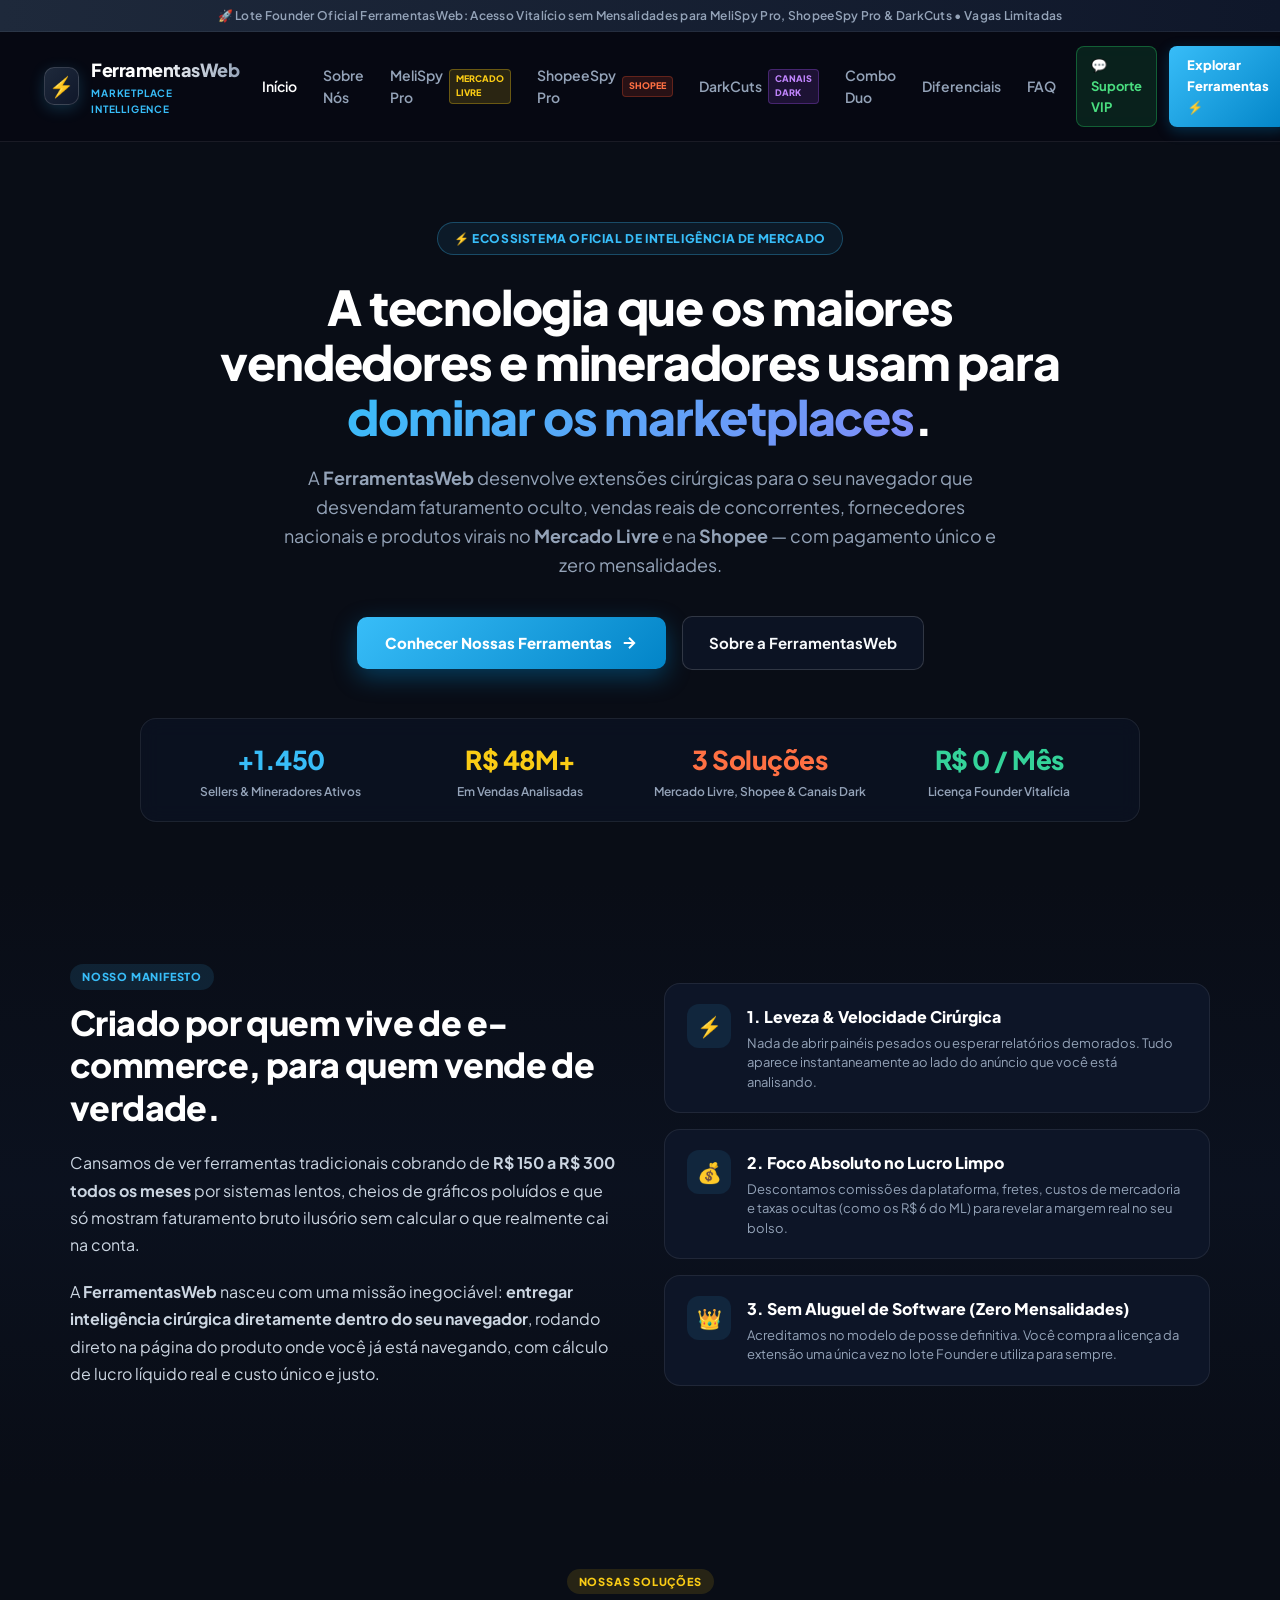
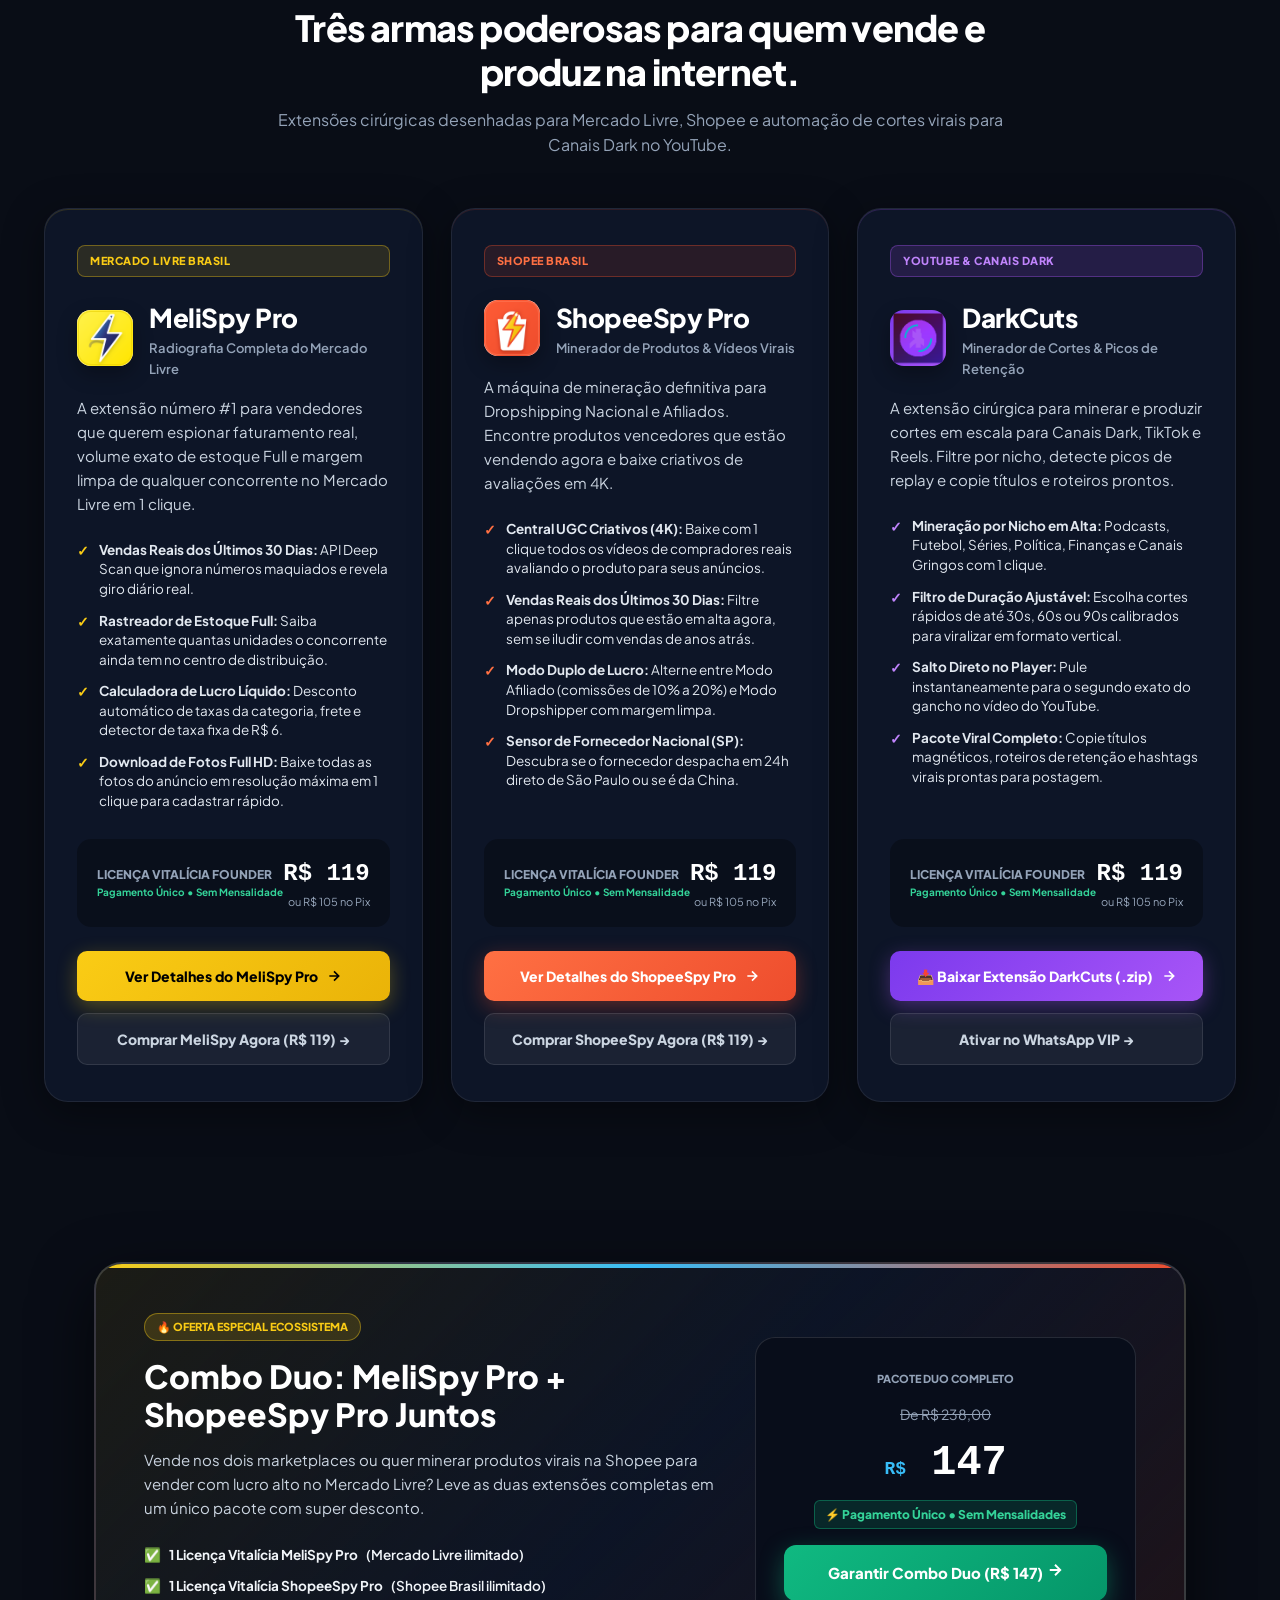
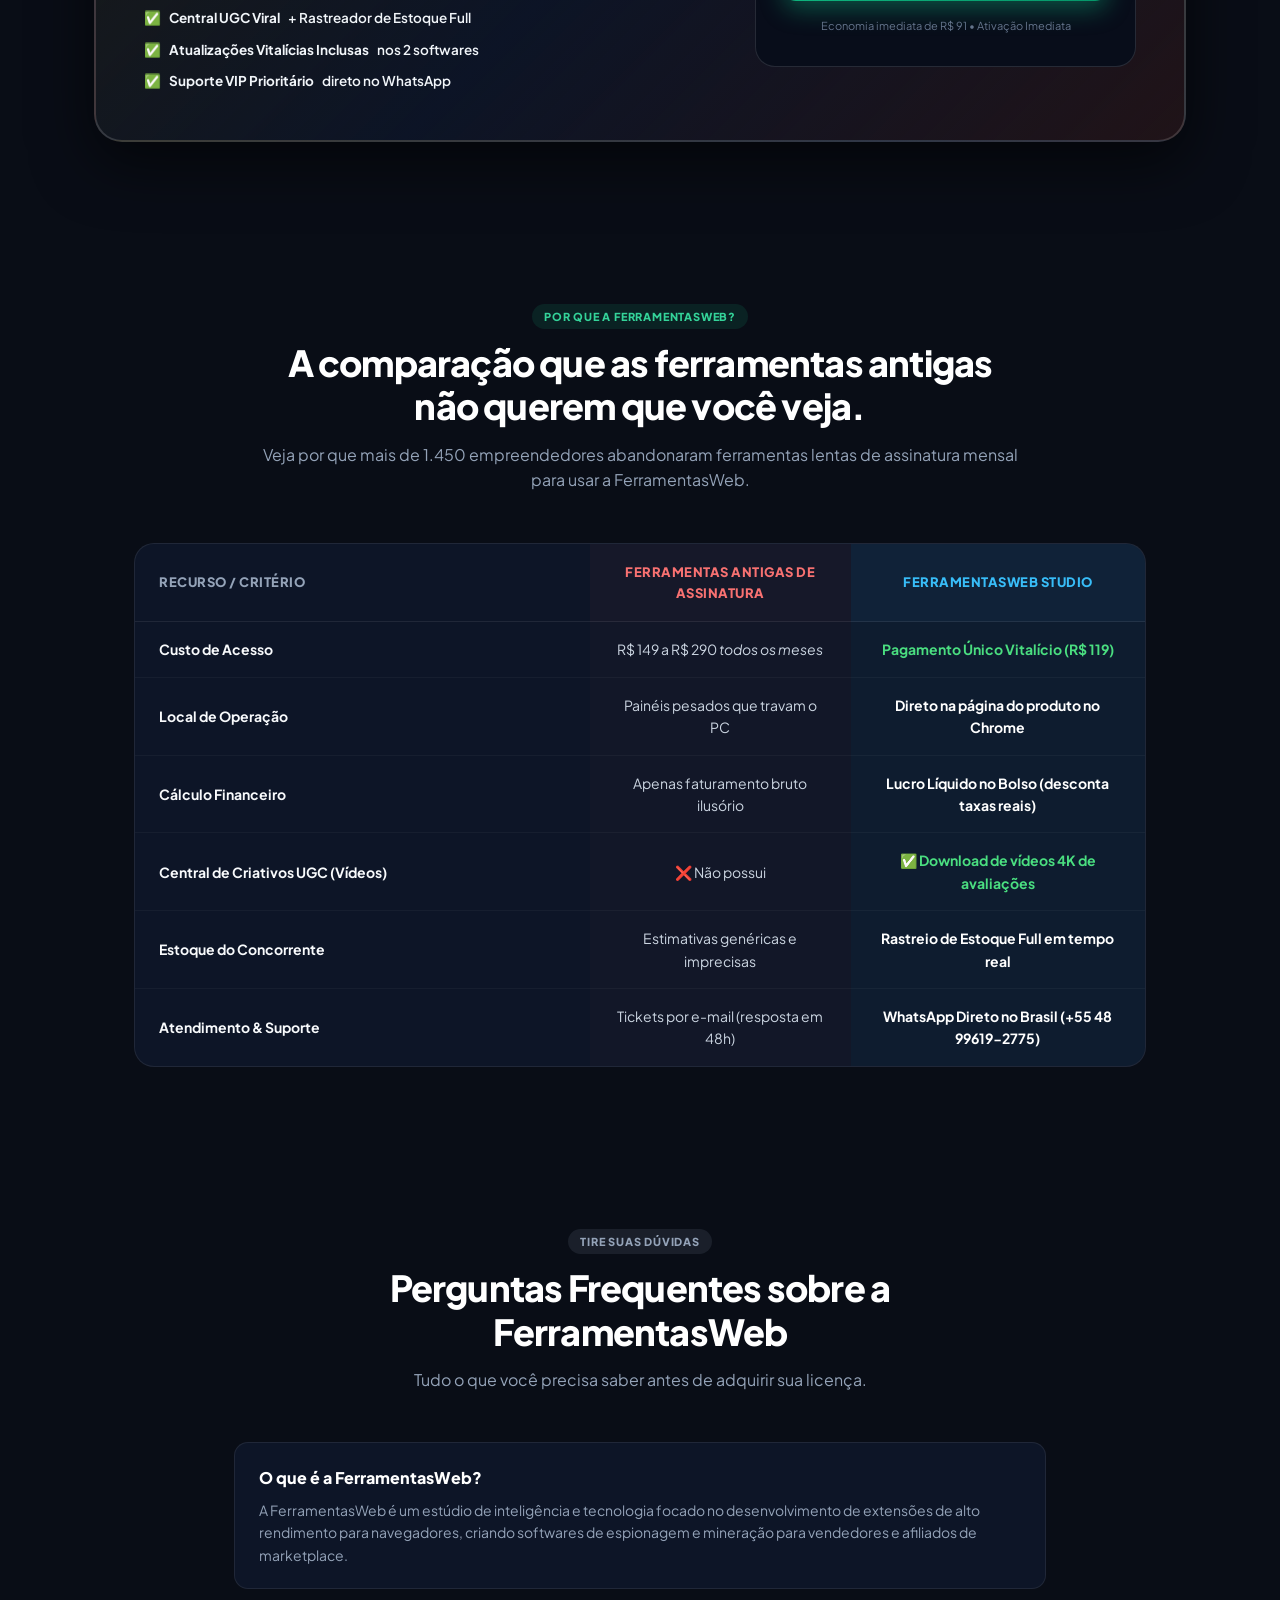
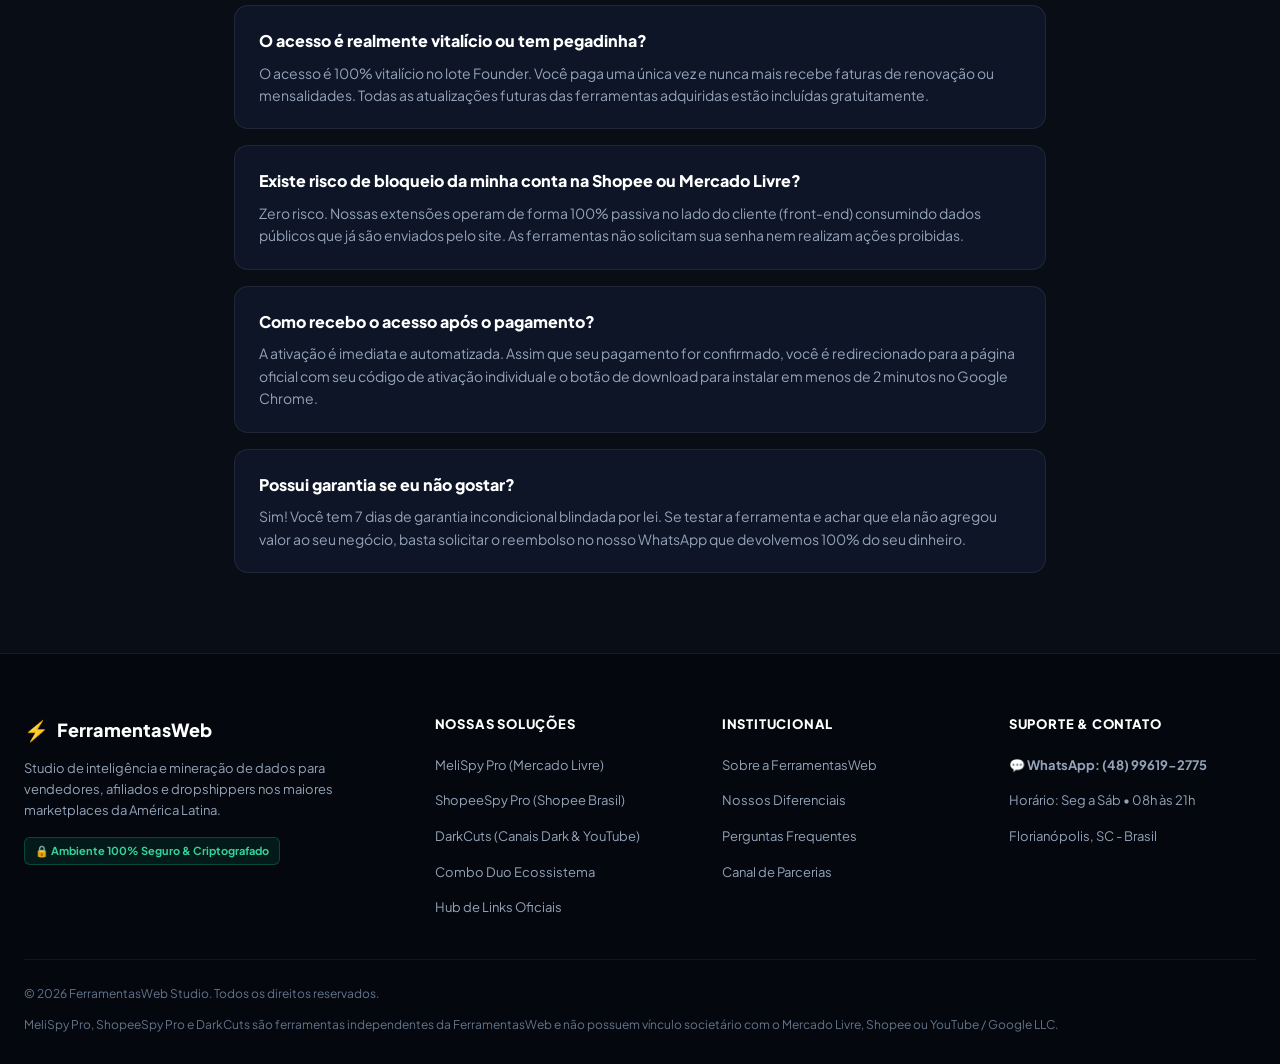
<file: index.html>
<!DOCTYPE html>
<html lang="pt-BR">
<head>
  <meta charset="UTF-8">
  <meta name="viewport" content="width=device-width, initial-scale=1.0">
  <title>FerramentasWeb • Studio de Inteligência para Mercado Livre e Shopee</title>
  
  <meta name="description" content="O ecossistema oficial de extensões inteligentes para vendedores, afiliados e dropshippers dominarem o Mercado Livre e a Shopee com dados reais e zero mensalidades.">
  <meta name="keywords" content="FerramentasWeb, MeliSpy Pro, ShopeeSpy Pro, espionagem mercado livre, minerador shopee, inteligência marketplace, dropshipping nacional, afiliados shopee">
  
  <!-- Open Graph -->
  <meta property="og:title" content="FerramentasWeb • Inteligência e Mineração para Marketplaces">
  <meta property="og:description" content="Descubra vendas ocultas, estoque real, vídeos UGC de avaliações e lucro líquido no Mercado Livre e Shopee.">
  <meta property="og:type" content="website">
  <meta property="og:url" content="https://ferramentasweb.vercel.app">
  <meta property="og:image" content="https://ferramentasweb.vercel.app/icon.png">

  <!-- Favicon -->
  <link rel="icon" type="image/png" href="icon.png">

  <!-- Google tag (gtag.js) -->
  <script async src="https://www.googletagmanager.com/gtag/js?id=G-TEGVK3RZTJ"></script>
  <script>
    window.dataLayer = window.dataLayer || [];
    function gtag(){dataLayer.push(arguments);}
    gtag('js', new Date());

    gtag('config', 'G-TEGVK3RZTJ');
  </script>

  <!-- Google Fonts -->
  <link rel="preconnect" href="https://fonts.googleapis.com">
  <link rel="preconnect" href="https://fonts.gstatic.com" crossorigin>
  <link href="https://fonts.googleapis.com/css2?family=Plus+Jakarta+Sans:wght@400;500;600;700;800;900&family=JetBrains+Mono:wght@700;800&display=swap" rel="stylesheet">
  
  <link rel="stylesheet" href="style.css">
  <link rel="stylesheet" href="portal.css">
</head>
<body>

  <!-- Top Announcement Bar -->
  <div class="announcement-bar" style="background: linear-gradient(90deg, #1e293b, #0f172a); color: #94a3b8; border-bottom: 1px solid rgba(255,255,255,0.06); font-size: 12px; padding: 6px 16px;">
    🚀 Lote Founder Oficial FerramentasWeb: Acesso Vitalício sem Mensalidades para MeliSpy Pro, ShopeeSpy Pro & DarkCuts • Vagas Limitadas
  </div>

  <!-- Header / Navigation -->
  <header class="portal-header">
    <div class="portal-nav-container">
      
      <!-- Brand Logo -->
      <a href="index.html" class="portal-brand">
        <div class="portal-brand-logo">⚡</div>
        <div class="portal-brand-title">
          <span class="portal-brand-name">FerramentasWeb</span>
          <span class="portal-brand-tag">Marketplace Intelligence</span>
        </div>
      </a>

      <!-- Desktop Navigation Menu -->
      <nav>
        <ul class="portal-nav-links">
          <li><a href="#inicio" class="active">Início</a></li>
          <li><a href="#sobre">Sobre Nós</a></li>
          <li>
            <a href="melispy.html">
              MeliSpy Pro
              <span class="nav-product-tag nav-tag-meli">Mercado Livre</span>
            </a>
          </li>
          <li>
            <a href="shopeespy.html">
              ShopeeSpy Pro
              <span class="nav-product-tag nav-tag-shopee">Shopee</span>
            </a>
          </li>
          <li>
            <a href="#darkcuts">
              DarkCuts
              <span class="nav-product-tag nav-tag-darkcuts">Canais Dark</span>
            </a>
          </li>
          <li><a href="#combo">Combo Duo</a></li>
          <li><a href="#diferenciais">Diferenciais</a></li>
          <li><a href="#faq">FAQ</a></li>
        </ul>
      </nav>

      <!-- Nav Actions -->
      <div class="portal-nav-actions">
        <a href="https://wa.me/5548996192775?text=Ol%C3%A1%2C%20gostaria%20de%20tirar%20uma%20d%C3%BAvida%20sobre%20as%20solu%C3%A7%C3%B5es%20da%20FerramentasWeb" target="_blank" class="btn-nav-whatsapp">
          <span>💬 Suporte VIP</span>
        </a>
        <a href="#ferramentas" class="btn-nav-cta">
          <span>Explorar Ferramentas ⚡</span>
        </a>
        <button class="portal-menu-toggle" id="portalMenuToggle" aria-label="Abrir Menu">
          ☰
        </button>
      </div>

    </div>

    <!-- Mobile Drawer Menu -->
    <div class="portal-mobile-menu" id="portalMobileMenu">
      <a href="#inicio" onclick="toggleMobileMenu()">Início</a>
      <a href="#sobre" onclick="toggleMobileMenu()">Sobre a FerramentasWeb</a>
      <a href="melispy.html">
        <span>🕵️‍♂️ MeliSpy Pro (Mercado Livre)</span>
        <span class="nav-product-tag nav-tag-meli">Acessar</span>
      </a>
      <a href="shopeespy.html">
        <span>🛍️ ShopeeSpy Pro (Shopee Brasil)</span>
        <span class="nav-product-tag nav-tag-shopee">Acessar</span>
      </a>
      <a href="#darkcuts" onclick="toggleMobileMenu()">
        <span>⚡ DarkCuts (Canais Dark & Vídeos)</span>
        <span class="nav-product-tag nav-tag-darkcuts">Novo</span>
      </a>
      <a href="#combo" onclick="toggleMobileMenu()">⚡ Combo Duo (Os 2 Juntos)</a>
      <a href="#diferenciais" onclick="toggleMobileMenu()">Diferenciais de Mercado</a>
      <a href="#faq" onclick="toggleMobileMenu()">Dúvidas Frequentes</a>
      <a href="https://wa.me/5548996192775" target="_blank" style="color: #4ade80;">💬 WhatsApp Oficial (+55 48 99619-2775)</a>
    </div>
  </header>

  <main id="inicio">

    <!-- HERO SECTION -->
    <section class="portal-hero">
      <div class="portal-hero-pill">
        <span>⚡ ECOSSISTEMA OFICIAL DE INTELIGÊNCIA DE MERCADO</span>
      </div>

      <h1 class="portal-hero-title">
        A tecnologia que os maiores vendedores e mineradores usam para <span class="grad-blue">dominar os marketplaces</span>.
      </h1>

      <p class="portal-hero-subtitle">
        A <strong>FerramentasWeb</strong> desenvolve extensões cirúrgicas para o seu navegador que desvendam faturamento oculto, vendas reais de concorrentes, fornecedores nacionais e produtos virais no <strong>Mercado Livre</strong> e na <strong>Shopee</strong> — com pagamento único e zero mensalidades.
      </p>

      <div class="portal-hero-actions">
        <a href="#ferramentas" class="portal-btn-primary">
          <span>Conhecer Nossas Ferramentas</span>
          <svg width="18" height="18" viewBox="0 0 24 24" fill="none" stroke="currentColor" stroke-width="2.5"><path d="M5 12h14M12 5l7 7-7 7"/></svg>
        </a>
        <a href="#sobre" class="portal-btn-secondary">
          <span>Sobre a FerramentasWeb</span>
        </a>
      </div>

      <!-- Stats Ribbon -->
      <div class="portal-stats-bar">
        <div class="portal-stat-item">
          <span class="portal-stat-num highlight-blue">+1.450</span>
          <span class="portal-stat-desc">Sellers & Mineradores Ativos</span>
        </div>
        <div class="portal-stat-item">
          <span class="portal-stat-num highlight-yellow">R$ 48M+</span>
          <span class="portal-stat-desc">Em Vendas Analisadas</span>
        </div>
        <div class="portal-stat-item">
          <span class="portal-stat-num highlight-orange">3 Soluções</span>
          <span class="portal-stat-desc">Mercado Livre, Shopee & Canais Dark</span>
        </div>
        <div class="portal-stat-item">
          <span class="portal-stat-num highlight-green">R$ 0 / Mês</span>
          <span class="portal-stat-desc">Licença Founder Vitalícia</span>
        </div>
      </div>
    </section>

    <!-- SOBRE A FERRAMENTASWEB -->
    <section class="portal-about-section" id="sobre">
      <div class="about-inner">
        
        <div class="about-text">
          <span class="section-pill" style="background: rgba(56, 189, 248, 0.12); color: #38bdf8;">NOSSO MANIFESTO</span>
          <h2>Criado por quem vive de e-commerce, para quem vende de verdade.</h2>
          <p>
            Cansamos de ver ferramentas tradicionais cobrando de <strong>R$ 150 a R$ 300 todos os meses</strong> por sistemas lentos, cheios de gráficos poluídos e que só mostram faturamento bruto ilusório sem calcular o que realmente cai na conta.
          </p>
          <p>
            A <strong>FerramentasWeb</strong> nasceu com uma missão inegociável: <strong>entregar inteligência cirúrgica diretamente dentro do seu navegador</strong>, rodando direto na página do produto onde você já está navegando, com cálculo de lucro líquido real e custo único e justo.
          </p>
        </div>

        <div class="about-pillars">
          <div class="pillar-item">
            <div class="pillar-icon">⚡</div>
            <div class="pillar-content">
              <h4>1. Leveza & Velocidade Cirúrgica</h4>
              <p>Nada de abrir painéis pesados ou esperar relatórios demorados. Tudo aparece instantaneamente ao lado do anúncio que você está analisando.</p>
            </div>
          </div>

          <div class="pillar-item">
            <div class="pillar-icon">💰</div>
            <div class="pillar-content">
              <h4>2. Foco Absoluto no Lucro Limpo</h4>
              <p>Descontamos comissões da plataforma, fretes, custos de mercadoria e taxas ocultas (como os R$ 6 do ML) para revelar a margem real no seu bolso.</p>
            </div>
          </div>

          <div class="pillar-item">
            <div class="pillar-icon">👑</div>
            <div class="pillar-content">
              <h4>3. Sem Aluguel de Software (Zero Mensalidades)</h4>
              <p>Acreditamos no modelo de posse definitiva. Você compra a licença da extensão uma única vez no lote Founder e utiliza para sempre.</p>
            </div>
          </div>
        </div>

      </div>
    </section>

    <!-- NOSSAS FERRAMENTAS OFICIAIS -->
    <section class="portal-products-section" id="ferramentas">
      
      <div class="section-head">
        <span class="section-pill" style="background: rgba(250, 204, 21, 0.12); color: #facc15;">NOSSAS SOLUÇÕES</span>
        <h2>Três armas poderosas para quem vende e produz na internet.</h2>
        <p>Extensões cirúrgicas desenhadas para Mercado Livre, Shopee e automação de cortes virais para Canais Dark no YouTube.</p>
      </div>

      <div class="products-trio-grid">
        
        <!-- PRODUTO 1: MELISPY PRO -->
        <div class="product-showcase-card card-meli">
          <div>
            <div class="product-card-badge badge-meli">MERCADO LIVRE BRASIL</div>
            
            <div class="product-card-header">
              <div class="product-card-icon" style="background: #facc15;">
                <img src="icon-meli.png" alt="MeliSpy Pro">
              </div>
              <div class="product-card-title-group">
                <h3>MeliSpy Pro</h3>
                <p>Radiografia Completa do Mercado Livre</p>
              </div>
            </div>

            <p class="product-card-description">
              A extensão número #1 para vendedores que querem espionar faturamento real, volume exato de estoque Full e margem limpa de qualquer concorrente no Mercado Livre em 1 clique.
            </p>

            <ul class="product-card-features">
              <li>
                <span class="icon-check">✓</span>
                <span><strong>Vendas Reais dos Últimos 30 Dias:</strong> API Deep Scan que ignora números maquiados e revela giro diário real.</span>
              </li>
              <li>
                <span class="icon-check">✓</span>
                <span><strong>Rastreador de Estoque Full:</strong> Saiba exatamente quantas unidades o concorrente ainda tem no centro de distribuição.</span>
              </li>
              <li>
                <span class="icon-check">✓</span>
                <span><strong>Calculadora de Lucro Líquido:</strong> Desconto automático de taxas da categoria, frete e detector de taxa fixa de R$ 6.</span>
              </li>
              <li>
                <span class="icon-check">✓</span>
                <span><strong>Download de Fotos Full HD:</strong> Baixe todas as fotos do anúncio em resolução máxima em 1 clique para cadastrar rápido.</span>
              </li>
            </ul>
          </div>

          <div>
            <div class="product-card-pricing">
              <div class="pricing-info-left">
                <span class="plan-name">Licença Vitalícia Founder</span>
                <span class="plan-badge">Pagamento Único • Sem Mensalidade</span>
              </div>
              <div class="pricing-info-right">
                <span class="price-val">R$ 119</span>
                <span class="price-pix">ou R$ 105 no Pix</span>
              </div>
            </div>

            <div class="product-card-actions">
              <a href="melispy.html" class="btn-product-detail btn-meli-primary">
                <span>Ver Detalhes do MeliSpy Pro</span>
                <svg width="16" height="16" viewBox="0 0 24 24" fill="none" stroke="currentColor" stroke-width="2.5"><path d="M5 12h14M12 5l7 7-7 7"/></svg>
              </a>
              <a href="https://mpago.li/19CvBHE" target="_blank" class="btn-product-detail" style="background: rgba(255,255,255,0.06); color: #cbd5e1; border: 1px solid rgba(255,255,255,0.1);">
                <span>Comprar MeliSpy Agora (R$ 119) →</span>
              </a>
            </div>
          </div>
        </div>

        <!-- PRODUTO 2: SHOPEESPY PRO -->
        <div class="product-showcase-card card-shopee">
          <div>
            <div class="product-card-badge badge-shopee">SHOPEE BRASIL</div>
            
            <div class="product-card-header">
              <div class="product-card-icon" style="background: #ee4d2d;">
                <img src="icon-shopee.png" alt="ShopeeSpy Pro">
              </div>
              <div class="product-card-title-group">
                <h3>ShopeeSpy Pro</h3>
                <p>Minerador de Produtos & Vídeos Virais</p>
              </div>
            </div>

            <p class="product-card-description">
              A máquina de mineração definitiva para Dropshipping Nacional e Afiliados. Encontre produtos vencedores que estão vendendo agora e baixe criativos de avaliações em 4K.
            </p>

            <ul class="product-card-features">
              <li>
                <span class="icon-check">✓</span>
                <span><strong>Central UGC Criativos (4K):</strong> Baixe com 1 clique todos os vídeos de compradores reais avaliando o produto para seus anúncios.</span>
              </li>
              <li>
                <span class="icon-check">✓</span>
                <span><strong>Vendas Reais dos Últimos 30 Dias:</strong> Filtre apenas produtos que estão em alta agora, sem se iludir com vendas de anos atrás.</span>
              </li>
              <li>
                <span class="icon-check">✓</span>
                <span><strong>Modo Duplo de Lucro:</strong> Alterne entre Modo Afiliado (comissões de 10% a 20%) e Modo Dropshipper com margem limpa.</span>
              </li>
              <li>
                <span class="icon-check">✓</span>
                <span><strong>Sensor de Fornecedor Nacional (SP):</strong> Descubra se o fornecedor despacha em 24h direto de São Paulo ou se é da China.</span>
              </li>
            </ul>
          </div>

          <div>
            <div class="product-card-pricing">
              <div class="pricing-info-left">
                <span class="plan-name">Licença Vitalícia Founder</span>
                <span class="plan-badge">Pagamento Único • Sem Mensalidade</span>
              </div>
              <div class="pricing-info-right">
                <span class="price-val">R$ 119</span>
                <span class="price-pix">ou R$ 105 no Pix</span>
              </div>
            </div>

            <div class="product-card-actions">
              <a href="shopeespy.html" class="btn-product-detail btn-shopee-primary">
                <span>Ver Detalhes do ShopeeSpy Pro</span>
                <svg width="16" height="16" viewBox="0 0 24 24" fill="none" stroke="currentColor" stroke-width="2.5"><path d="M5 12h14M12 5l7 7-7 7"/></svg>
              </a>
              <a href="https://mpago.li/1h3tU2g" target="_blank" class="btn-product-detail" style="background: rgba(255,255,255,0.06); color: #cbd5e1; border: 1px solid rgba(255,255,255,0.1);">
                <span>Comprar ShopeeSpy Agora (R$ 119) →</span>
              </a>
            </div>
          </div>
        </div>

        <!-- PRODUTO 3: DARKCUTS -->
        <div class="product-showcase-card card-darkcuts" id="darkcuts">
          <div>
            <div class="product-card-badge badge-darkcuts">YOUTUBE & CANAIS DARK</div>
            
            <div class="product-card-header">
              <div class="product-card-icon" style="background: linear-gradient(135deg, #7c3aed, #a855f7);">
                <img src="icon-darkcuts.png" alt="DarkCuts">
              </div>
              <div class="product-card-title-group">
                <h3>DarkCuts</h3>
                <p>Minerador de Cortes & Picos de Retenção</p>
              </div>
            </div>

            <p class="product-card-description">
              A extensão cirúrgica para minerar e produzir cortes em escala para Canais Dark, TikTok e Reels. Filtre por nicho, detecte picos de replay e copie títulos e roteiros prontos.
            </p>

            <ul class="product-card-features">
              <li>
                <span class="icon-check">✓</span>
                <span><strong>Mineração por Nicho em Alta:</strong> Podcasts, Futebol, Séries, Política, Finanças e Canais Gringos com 1 clique.</span>
              </li>
              <li>
                <span class="icon-check">✓</span>
                <span><strong>Filtro de Duração Ajustável:</strong> Escolha cortes rápidos de até 30s, 60s ou 90s calibrados para viralizar em formato vertical.</span>
              </li>
              <li>
                <span class="icon-check">✓</span>
                <span><strong>Salto Direto no Player:</strong> Pule instantaneamente para o segundo exato do gancho no vídeo do YouTube.</span>
              </li>
              <li>
                <span class="icon-check">✓</span>
                <span><strong>Pacote Viral Completo:</strong> Copie títulos magnéticos, roteiros de retenção e hashtags virais prontas para postagem.</span>
              </li>
            </ul>
          </div>

          <div>
            <div class="product-card-pricing">
              <div class="pricing-info-left">
                <span class="plan-name">Licença Vitalícia Founder</span>
                <span class="plan-badge">Pagamento Único • Sem Mensalidade</span>
              </div>
              <div class="pricing-info-right">
                <span class="price-val">R$ 119</span>
                <span class="price-pix">ou R$ 105 no Pix</span>
              </div>
            </div>

            <div class="product-card-actions">
              <a href="downloads/darkcuts.zip" download class="btn-product-detail btn-darkcuts-primary">
                <span>📥 Baixar Extensão DarkCuts (.zip)</span>
                <svg width="16" height="16" viewBox="0 0 24 24" fill="none" stroke="currentColor" stroke-width="2.5"><path d="M5 12h14M12 5l7 7-7 7"/></svg>
              </a>
              <a href="https://wa.me/5548996192775?text=Ol%C3%A1%2C%20quero%20ativar%20minha%20licen%C3%A7a%20do%20DarkCuts" target="_blank" class="btn-product-detail" style="background: rgba(255,255,255,0.06); color: #cbd5e1; border: 1px solid rgba(255,255,255,0.1);">
                <span>Ativar no WhatsApp VIP →</span>
              </a>
            </div>
          </div>
        </div>

      </div>
    </section>

    <!-- COMBO DUO ECOSSISTEMA -->
    <section class="portal-combo-section" id="combo">
      <div class="combo-banner-card">
        
        <div class="combo-content">
          <div class="combo-left-pill">
            <span>🔥 OFERTA ESPECIAL ECOSSISTEMA</span>
          </div>
          <h3>Combo Duo: MeliSpy Pro + ShopeeSpy Pro Juntos</h3>
          <p>
            Vende nos dois marketplaces ou quer minerar produtos virais na Shopee para vender com lucro alto no Mercado Livre? Leve as duas extensões completas em um único pacote com super desconto.
          </p>

          <ul class="combo-benefits">
            <li>✅ <strong>1 Licença Vitalícia MeliSpy Pro</strong> (Mercado Livre ilimitado)</li>
            <li>✅ <strong>1 Licença Vitalícia ShopeeSpy Pro</strong> (Shopee Brasil ilimitado)</li>
            <li>✅ <strong>Central UGC Viral</strong> + Rastreador de Estoque Full</li>
            <li>✅ <strong>Atualizações Vitalícias Inclusas</strong> nos 2 softwares</li>
            <li>✅ <strong>Suporte VIP Prioritário</strong> direto no WhatsApp</li>
          </ul>
        </div>

        <div class="combo-pricing-box">
          <span style="font-size: 11px; font-weight: 800; color: #94a3b8; text-transform: uppercase;">PACOTE DUO COMPLETO</span>
          <div class="combo-old-price">De R$ 238,00</div>
          <div class="combo-cur-price">
            <span>R$</span> 147
          </div>
          <span class="combo-pix-tag">⚡ Pagamento Único • Sem Mensalidades</span>
          
          <a href="https://mpago.li/2zQpLqB" target="_blank" class="btn-combo-buy">
            <span>Garantir Combo Duo (R$ 147)</span>
            <svg width="18" height="18" viewBox="0 0 24 24" fill="none" stroke="currentColor" stroke-width="2.5"><path d="M5 12h14M12 5l7 7-7 7"/></svg>
          </a>
          <span style="font-size: 11px; color: #64748b;">Economia imediata de R$ 91 • Ativação Imediata</span>
        </div>

      </div>
    </section>

    <!-- DIFERENCIAIS COMPARATIVOS -->
    <section class="portal-comparison-section" id="diferenciais">
      <div class="section-head">
        <span class="section-pill" style="background: rgba(16, 185, 129, 0.12); color: #34d399;">POR QUE A FERRAMENTASWEB?</span>
        <h2>A comparação que as ferramentas antigas não querem que você veja.</h2>
        <p>Veja por que mais de 1.450 empreendedores abandonaram ferramentas lentas de assinatura mensal para usar a FerramentasWeb.</p>
      </div>

      <div class="comparison-table-wrapper">
        <table class="comparison-table">
          <thead>
            <tr>
              <th class="col-feature">Recurso / Critério</th>
              <th class="col-others">Ferramentas Antigas de Assinatura</th>
              <th class="col-fw">FerramentasWeb Studio</th>
            </tr>
          </thead>
          <tbody>
            <tr>
              <td><strong>Custo de Acesso</strong></td>
              <td class="col-others">R$ 149 a R$ 290 <em>todos os meses</em></td>
              <td class="col-fw" style="color: #4ade80;">Pagamento Único Vitalício (R$ 119)</td>
            </tr>
            <tr>
              <td><strong>Local de Operação</strong></td>
              <td class="col-others">Painéis pesados que travam o PC</td>
              <td class="col-fw">Direto na página do produto no Chrome</td>
            </tr>
            <tr>
              <td><strong>Cálculo Financeiro</strong></td>
              <td class="col-others">Apenas faturamento bruto ilusório</td>
              <td class="col-fw">Lucro Líquido no Bolso (desconta taxas reais)</td>
            </tr>
            <tr>
              <td><strong>Central de Criativos UGC (Vídeos)</strong></td>
              <td class="col-others">❌ Não possui</td>
              <td class="col-fw" style="color: #4ade80;">✅ Download de vídeos 4K de avaliações</td>
            </tr>
            <tr>
              <td><strong>Estoque do Concorrente</strong></td>
              <td class="col-others">Estimativas genéricas e imprecisas</td>
              <td class="col-fw">Rastreio de Estoque Full em tempo real</td>
            </tr>
            <tr>
              <td><strong>Atendimento & Suporte</strong></td>
              <td class="col-others">Tickets por e-mail (resposta em 48h)</td>
              <td class="col-fw">WhatsApp Direto no Brasil (+55 48 99619-2775)</td>
            </tr>
          </tbody>
        </table>
      </div>
    </section>

    <!-- FAQ SECTION -->
    <section class="portal-faq-section" id="faq">
      <div class="section-head">
        <span class="section-pill" style="background: rgba(148, 163, 184, 0.12); color: #94a3b8;">TIRE SUAS DÚVIDAS</span>
        <h2>Perguntas Frequentes sobre a FerramentasWeb</h2>
        <p>Tudo o que você precisa saber antes de adquirir sua licença.</p>
      </div>

      <div class="faq-list">
        <div class="faq-card">
          <h4>O que é a FerramentasWeb?</h4>
          <p>A FerramentasWeb é um estúdio de inteligência e tecnologia focado no desenvolvimento de extensões de alto rendimento para navegadores, criando softwares de espionagem e mineração para vendedores e afiliados de marketplace.</p>
        </div>

        <div class="faq-card">
          <h4>O acesso é realmente vitalício ou tem pegadinha?</h4>
          <p>O acesso é 100% vitalício no lote Founder. Você paga uma única vez e nunca mais recebe faturas de renovação ou mensalidades. Todas as atualizações futuras das ferramentas adquiridas estão incluídas gratuitamente.</p>
        </div>

        <div class="faq-card">
          <h4>Existe risco de bloqueio da minha conta na Shopee ou Mercado Livre?</h4>
          <p>Zero risco. Nossas extensões operam de forma 100% passiva no lado do cliente (front-end) consumindo dados públicos que já são enviados pelo site. As ferramentas não solicitam sua senha nem realizam ações proibidas.</p>
        </div>

        <div class="faq-card">
          <h4>Como recebo o acesso após o pagamento?</h4>
          <p>A ativação é imediata e automatizada. Assim que seu pagamento for confirmado, você é redirecionado para a página oficial com seu código de ativação individual e o botão de download para instalar em menos de 2 minutos no Google Chrome.</p>
        </div>

        <div class="faq-card">
          <h4>Possui garantia se eu não gostar?</h4>
          <p>Sim! Você tem 7 dias de garantia incondicional blindada por lei. Se testar a ferramenta e achar que ela não agregou valor ao seu negócio, basta solicitar o reembolso no nosso WhatsApp que devolvemos 100% do seu dinheiro.</p>
        </div>
      </div>
    </section>

  </main>

  <!-- FOOTER INSTITUCIONAL -->
  <footer class="portal-footer">
    <div class="footer-inner">
      
      <!-- Coluna Marca -->
      <div class="footer-col">
        <div style="display: flex; align-items: center; gap: 8px; margin-bottom: 12px;">
          <span style="font-size: 20px;">⚡</span>
          <strong style="color: #fff; font-size: 18px; font-weight: 900;">FerramentasWeb</strong>
        </div>
        <p style="font-size: 13px; color: #94a3b8; line-height: 1.6; margin-bottom: 16px;">
          Studio de inteligência e mineração de dados para vendedores, afiliados e dropshippers nos maiores marketplaces da América Latina.
        </p>
        <div style="display: inline-flex; align-items: center; gap: 6px; background: rgba(16, 185, 129, 0.1); border: 1px solid rgba(16, 185, 129, 0.3); padding: 4px 10px; border-radius: 6px; font-size: 11px; color: #34d399; font-weight: 700;">
          <span>🔒 Ambiente 100% Seguro & Criptografado</span>
        </div>
      </div>

      <!-- Coluna Produtos -->
      <div class="footer-col">
        <h5>Nossas Soluções</h5>
        <ul>
          <li><a href="melispy.html">MeliSpy Pro (Mercado Livre)</a></li>
          <li><a href="shopeespy.html">ShopeeSpy Pro (Shopee Brasil)</a></li>
          <li><a href="#darkcuts">DarkCuts (Canais Dark & YouTube)</a></li>
          <li><a href="#combo">Combo Duo Ecossistema</a></li>
          <li><a href="bio.html">Hub de Links Oficiais</a></li>
        </ul>
      </div>

      <!-- Coluna Institucional -->
      <div class="footer-col">
        <h5>Institucional</h5>
        <ul>
          <li><a href="#sobre">Sobre a FerramentasWeb</a></li>
          <li><a href="#diferenciais">Nossos Diferenciais</a></li>
          <li><a href="#faq">Perguntas Frequentes</a></li>
          <li><a href="https://wa.me/5548996192775" target="_blank">Canal de Parcerias</a></li>
        </ul>
      </div>

      <!-- Coluna Suporte -->
      <div class="footer-col">
        <h5>Suporte & Contato</h5>
        <ul>
          <li>
            <a href="https://wa.me/5548996192775" target="_blank" style="color: #4ade80; font-weight: 700;">
              💬 WhatsApp: (48) 99619-2775
            </a>
          </li>
          <li><span style="color: #94a3b8; font-size: 13px;">Horário: Seg a Sáb • 08h às 21h</span></li>
          <li><span style="color: #94a3b8; font-size: 13px;">Florianópolis, SC - Brasil</span></li>
        </ul>
      </div>

    </div>

    <!-- Bottom Bar -->
    <div class="footer-bottom">
      <div>
        © 2026 FerramentasWeb Studio. Todos os direitos reservados.
      </div>
      <div>
        MeliSpy Pro, ShopeeSpy Pro e DarkCuts são ferramentas independentes da FerramentasWeb e não possuem vínculo societário com o Mercado Livre, Shopee ou YouTube / Google LLC.
      </div>
    </div>
  </footer>

  <!-- Script Menu Mobile & Tracking -->
  <script>
    function toggleMobileMenu() {
      const menu = document.getElementById('portalMobileMenu');
      if (menu) menu.classList.toggle('open');
    }

    const toggleBtn = document.getElementById('portalMenuToggle');
    if (toggleBtn) {
      toggleBtn.addEventListener('click', toggleMobileMenu);
    }
  </script>

  <!-- Analytics Tracking -->
  <script src="analytics.js"></script>
</body>
</html>
</file>
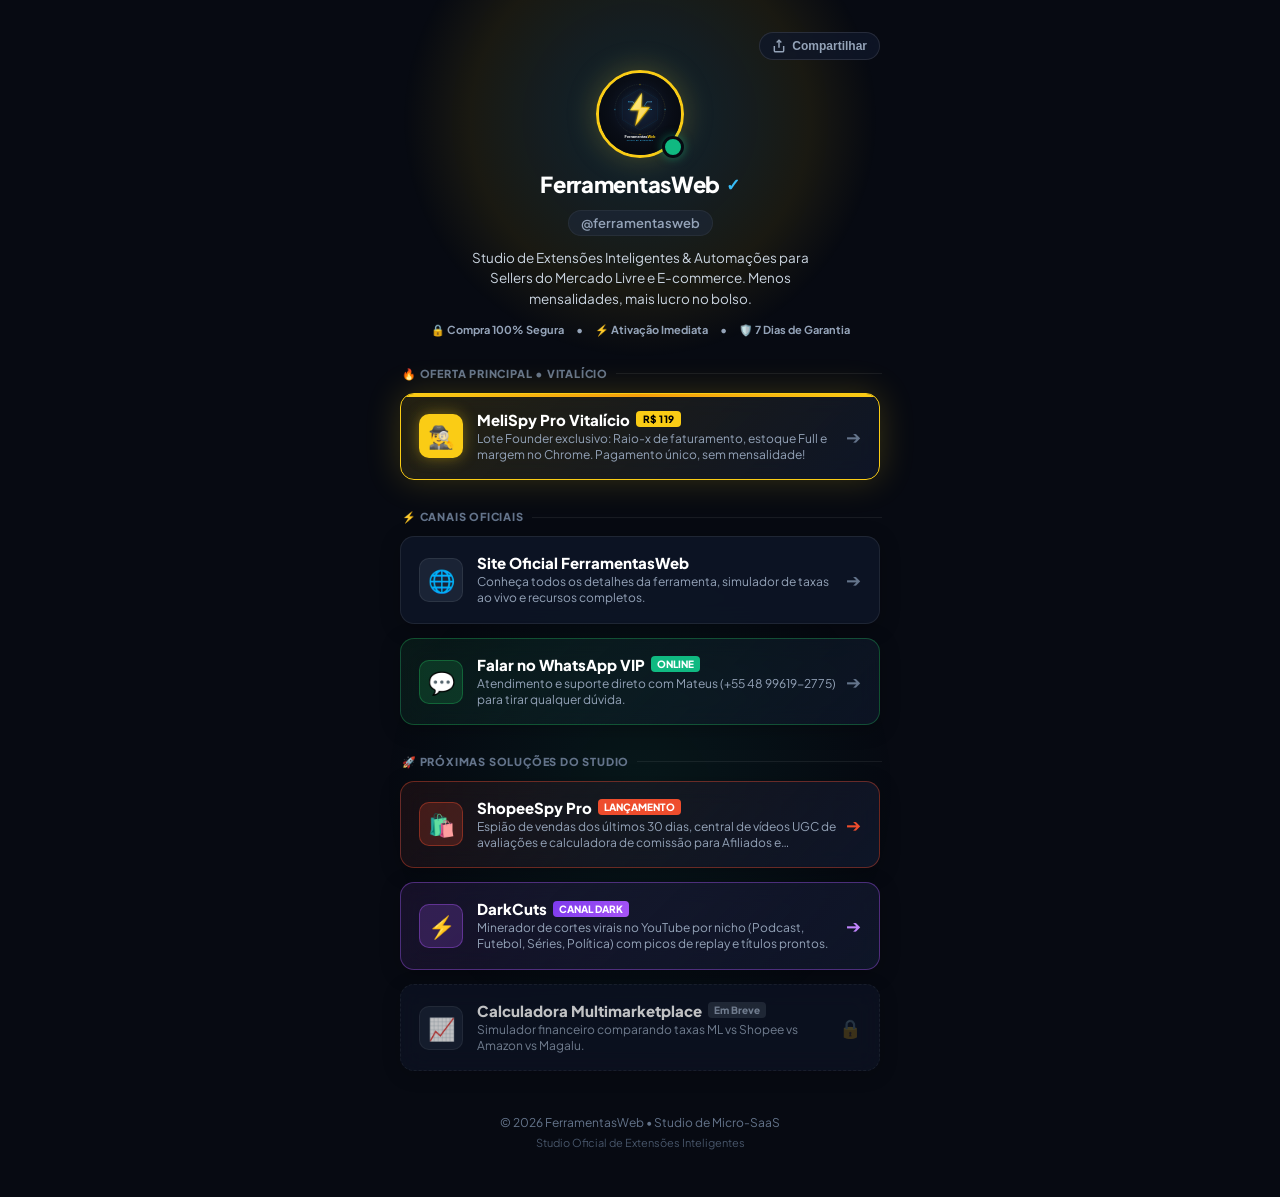
<file: bio.html>
<!DOCTYPE html>
<html lang="pt-BR">
<head>
  <meta charset="UTF-8">
  <meta name="viewport" content="width=device-width, initial-scale=1.0, maximum-scale=1.0, user-scalable=no">
  <title>FerramentasWeb • Links Oficiais & Serviços</title>
  
  <!-- SEO & Social Meta Tags -->
  <meta name="description" content="Studio oficial de extensões inteligentes e automações para vendedores do Mercado Livre e E-commerce.">
  <meta property="og:title" content="FerramentasWeb • Links Oficiais">
  <meta property="og:description" content="Acesse o MeliSpy Pro, conheça o site oficial e fale no WhatsApp com o suporte.">
  <meta property="og:type" content="website">
  <meta property="og:url" content="https://ferramentasweb.vercel.app/bio">
  
  <!-- Google tag (gtag.js) -->
  <script async src="https://www.googletagmanager.com/gtag/js?id=G-TEGVK3RZTJ"></script>
  <script>
    window.dataLayer = window.dataLayer || [];
    function gtag(){dataLayer.push(arguments);}
    gtag('js', new Date());

    gtag('config', 'G-TEGVK3RZTJ');
  </script>

  <!-- Fonts -->
  <link rel="preconnect" href="https://fonts.googleapis.com">
  <link rel="preconnect" href="https://fonts.gstatic.com" crossorigin>
  <link href="https://fonts.googleapis.com/css2?family=Plus+Jakarta+Sans:wght@400;500;600;700;800;900&family=JetBrains+Mono:wght@700;800&display=swap" rel="stylesheet">
  
  <style>
    * {
      box-sizing: border-box;
      margin: 0;
      padding: 0;
      -webkit-tap-highlight-color: transparent;
    }

    body {
      background: #070a12;
      color: #f1f5f9;
      font-family: 'Plus Jakarta Sans', -apple-system, BlinkMacSystemFont, sans-serif;
      min-height: 100vh;
      display: flex;
      flex-direction: column;
      align-items: center;
      padding: 32px 18px 48px 18px;
      position: relative;
      overflow-x: hidden;
    }

    /* Ambient background glows */
    body::before {
      content: '';
      position: fixed;
      top: -120px;
      left: 50%;
      transform: translateX(-50%);
      width: 480px;
      height: 480px;
      background: radial-gradient(circle, rgba(56, 189, 248, 0.15) 0%, rgba(250, 204, 21, 0.08) 50%, transparent 70%);
      pointer-events: none;
      z-index: 0;
    }

    body::after {
      content: '';
      position: fixed;
      bottom: -150px;
      left: 50%;
      transform: translateX(-50%);
      width: 520px;
      height: 520px;
      background: radial-gradient(circle, rgba(16, 185, 129, 0.08) 0%, transparent 70%);
      pointer-events: none;
      z-index: 0;
    }

    .bio-container {
      width: 100%;
      max-width: 480px;
      display: flex;
      flex-direction: column;
      align-items: center;
      gap: 20px;
      position: relative;
      z-index: 1;
    }

    /* Share header button */
    .top-action-bar {
      width: 100%;
      display: flex;
      justify-content: flex-end;
      margin-bottom: -10px;
    }
    .btn-share {
      background: rgba(15, 23, 42, 0.8);
      border: 1px solid rgba(255, 255, 255, 0.1);
      color: #94a3b8;
      font-size: 12px;
      font-weight: 700;
      padding: 6px 12px;
      border-radius: 999px;
      display: inline-flex;
      align-items: center;
      gap: 6px;
      cursor: pointer;
      backdrop-filter: blur(8px);
      transition: all 0.2s;
    }
    .btn-share:hover {
      background: rgba(30, 41, 59, 0.9);
      color: #fff;
      border-color: rgba(255, 255, 255, 0.2);
    }

    /* Profile Header */
    .profile-header {
      text-align: center;
      display: flex;
      flex-direction: column;
      align-items: center;
      gap: 12px;
    }

    .avatar-wrapper {
      position: relative;
      width: 88px;
      height: 88px;
    }
    .avatar-img {
      width: 100%;
      height: 100%;
      border-radius: 50%;
      background: linear-gradient(135deg, #1e293b 0%, #0f172a 100%);
      border: 3px solid #facc15;
      display: flex;
      align-items: center;
      justify-content: center;
      font-size: 38px;
      box-shadow: 0 0 30px rgba(250, 204, 21, 0.25);
    }
    .avatar-badge {
      position: absolute;
      bottom: 0;
      right: 0;
      background: #10b981;
      width: 22px;
      height: 22px;
      border-radius: 50%;
      border: 3px solid #070a12;
      box-shadow: 0 0 10px rgba(16, 185, 129, 0.5);
    }

    .profile-name {
      font-size: 22px;
      font-weight: 900;
      color: #fff;
      display: flex;
      align-items: center;
      justify-content: center;
      gap: 6px;
      letter-spacing: -0.3px;
    }
    .verified-icon {
      color: #38bdf8;
      font-size: 17px;
    }

    .profile-handle {
      font-size: 13px;
      color: #94a3b8;
      font-weight: 600;
      background: rgba(30, 41, 59, 0.6);
      padding: 4px 12px;
      border-radius: 999px;
      border: 1px solid rgba(255, 255, 255, 0.05);
    }

    .profile-bio {
      font-size: 13.5px;
      color: #cbd5e1;
      line-height: 1.5;
      max-width: 380px;
    }

    .trust-badges {
      display: flex;
      gap: 12px;
      flex-wrap: wrap;
      justify-content: center;
      font-size: 11px;
      color: #94a3b8;
      font-weight: 700;
      margin-top: 2px;
    }
    .trust-item {
      display: flex;
      align-items: center;
      gap: 4px;
    }

    /* Section Divider */
    .section-label {
      width: 100%;
      font-size: 11px;
      font-weight: 800;
      text-transform: uppercase;
      letter-spacing: 0.8px;
      color: #64748b;
      margin: 10px 0 -8px 4px;
      display: flex;
      align-items: center;
      gap: 8px;
    }
    .section-label::after {
      content: '';
      flex: 1;
      height: 1px;
      background: rgba(255, 255, 255, 0.07);
    }

    /* Link Cards */
    .links-stack {
      width: 100%;
      display: flex;
      flex-direction: column;
      gap: 14px;
    }

    .link-card {
      display: flex;
      align-items: center;
      justify-content: space-between;
      background: rgba(15, 23, 42, 0.75);
      backdrop-filter: blur(12px);
      border: 1px solid rgba(255, 255, 255, 0.08);
      border-radius: 14px;
      padding: 16px 18px;
      text-decoration: none;
      color: #fff;
      position: relative;
      overflow: hidden;
      transition: all 0.25s cubic-bezier(0.16, 1, 0.3, 1);
      box-shadow: 0 4px 20px rgba(0, 0, 0, 0.25);
    }
    .link-card:hover, .link-card:active {
      transform: translateY(-2px);
      background: rgba(30, 41, 59, 0.85);
      border-color: rgba(255, 255, 255, 0.2);
      box-shadow: 0 8px 30px rgba(0, 0, 0, 0.4);
    }

    .link-card-left {
      display: flex;
      align-items: center;
      gap: 14px;
      min-width: 0;
    }

    .link-icon-box {
      width: 44px;
      height: 44px;
      border-radius: 10px;
      background: rgba(30, 41, 59, 0.8);
      border: 1px solid rgba(255, 255, 255, 0.08);
      display: flex;
      align-items: center;
      justify-content: center;
      font-size: 22px;
      flex-shrink: 0;
    }

    .link-info {
      display: flex;
      flex-direction: column;
      gap: 2px;
      min-width: 0;
    }

    .link-title {
      font-size: 15px;
      font-weight: 800;
      color: #fff;
      display: flex;
      align-items: center;
      gap: 6px;
      white-space: nowrap;
      overflow: hidden;
      text-overflow: ellipsis;
    }

    .link-desc {
      font-size: 12px;
      color: #94a3b8;
      line-height: 1.35;
      display: -webkit-box;
      -webkit-line-clamp: 2;
      -webkit-box-orient: vertical;
      overflow: hidden;
    }

    .link-arrow {
      color: #64748b;
      font-size: 18px;
      flex-shrink: 0;
      margin-left: 10px;
      transition: transform 0.2s;
    }
    .link-card:hover .link-arrow {
      transform: translateX(3px);
      color: #facc15;
    }

    /* 1. FEATURED SPOTLIGHT CARD: MELISPY PRO */
    .featured-card {
      background: linear-gradient(135deg, rgba(250, 204, 21, 0.12) 0%, rgba(15, 23, 42, 0.85) 100%);
      border: 1.5px solid #facc15;
      box-shadow: 0 0 35px rgba(250, 204, 21, 0.2);
    }
    .featured-card::before {
      content: '';
      position: absolute;
      top: 0;
      left: 0;
      right: 0;
      height: 3px;
      background: linear-gradient(90deg, #facc15, #f59e0b, #facc15);
      animation: shimmer 3s infinite linear;
    }
    @keyframes shimmer {
      0% { opacity: 0.5; }
      50% { opacity: 1; }
      100% { opacity: 0.5; }
    }
    .featured-card .link-icon-box {
      background: #facc15;
      color: #000;
      border: none;
      box-shadow: 0 0 15px rgba(250, 204, 21, 0.4);
    }
    .featured-badge {
      font-size: 10px;
      font-weight: 900;
      text-transform: uppercase;
      background: #facc15;
      color: #000;
      padding: 2px 7px;
      border-radius: 4px;
      letter-spacing: 0.4px;
    }

    /* 3. WHATSAPP CARD */
    .whatsapp-card {
      border-color: rgba(37, 211, 102, 0.3);
      background: linear-gradient(135deg, rgba(37, 211, 102, 0.08) 0%, rgba(15, 23, 42, 0.75) 100%);
    }
    .whatsapp-card:hover {
      border-color: #25d366;
      box-shadow: 0 0 25px rgba(37, 211, 102, 0.25);
    }
    .whatsapp-card .link-icon-box {
      background: rgba(37, 211, 102, 0.15);
      border-color: rgba(37, 211, 102, 0.3);
    }

    /* UPCOMING SERVICES */
    .upcoming-card {
      opacity: 0.75;
      cursor: default;
      border-style: dashed;
    }
    .upcoming-card:hover {
      transform: none;
      border-color: rgba(255, 255, 255, 0.1);
      box-shadow: none;
    }
    .badge-soon {
      font-size: 10px;
      font-weight: 800;
      background: rgba(148, 163, 184, 0.2);
      color: #94a3b8;
      padding: 2px 6px;
      border-radius: 4px;
    }

    /* Footer */
    .bio-footer {
      text-align: center;
      margin-top: 24px;
      font-size: 12px;
      color: #64748b;
      display: flex;
      flex-direction: column;
      gap: 6px;
      align-items: center;
    }

    /* Toast Notification */
    .toast {
      position: fixed;
      bottom: 24px;
      background: #10b981;
      color: #fff;
      font-size: 13px;
      font-weight: 800;
      padding: 10px 20px;
      border-radius: 999px;
      box-shadow: 0 10px 25px rgba(0,0,0,0.4);
      z-index: 1100;
      opacity: 0;
      transform: translateY(20px);
      transition: all 0.3s cubic-bezier(0.16, 1, 0.3, 1);
      pointer-events: none;
    }
    .toast.show {
      opacity: 1;
      transform: translateY(0);
    }
  </style>
</head>
<body>

  <div class="bio-container">
    
    <!-- Top Action: Copiar Link da Bio -->
    <div class="top-action-bar">
      <button class="btn-share" onclick="copyBioLink()">
        <svg width="14" height="14" viewBox="0 0 24 24" fill="none" stroke="currentColor" stroke-width="2.5"><path d="M4 12v8a2 2 0 0 0 2 2h12a2 2 0 0 0 2-2v-8"/><polyline points="16 6 12 2 8 6"/><line x1="12" y1="2" x2="12" y2="15"/></svg>
        <span>Compartilhar</span>
      </button>
    </div>

    <!-- Perfil & Identidade Visual -->
    <div class="profile-header">
      <div class="avatar-wrapper">
        <img src="logo-profile.svg" alt="FerramentasWeb" class="avatar-img" style="object-fit: cover;">
        <div class="avatar-badge" title="Online Oficial"></div>
      </div>
      
      <h1 class="profile-name">
        FerramentasWeb
        <span class="verified-icon" title="Verificado Oficial">✓</span>
      </h1>
      
      <div class="profile-handle">@ferramentasweb</div>
      
      <p class="profile-bio">
        Studio de Extensões Inteligentes & Automações para Sellers do Mercado Livre e E-commerce. Menos mensalidades, mais lucro no bolso.
      </p>

      <div class="trust-badges">
        <span class="trust-item">🔒 Compra 100% Segura</span>
        <span>•</span>
        <span class="trust-item">⚡ Ativação Imediata</span>
        <span>•</span>
        <span class="trust-item">🛡️ 7 Dias de Garantia</span>
      </div>
    </div>

    <!-- SEÇÃO 1: OFERTA PRINCIPAL EM DESTAQUE -->
    <div class="section-label">🔥 Oferta Principal • Vitalício</div>

    <div class="links-stack">
      <!-- 1º: MELISPY PRO VITALÍCIO (R$ 119) -->
      <a href="https://mpago.li/19CvBHE" target="_blank" class="link-card featured-card" data-track="bio_melispy_vitalicio" data-plan="MeliSpy Pro Vitalício Founder">
        <div class="link-card-left">
          <div class="link-icon-box">🕵️‍♂️</div>
          <div class="link-info">
            <div class="link-title">
              MeliSpy Pro Vitalício
              <span class="featured-badge">R$ 119</span>
            </div>
            <div class="link-desc">
              Lote Founder exclusivo: Raio-x de faturamento, estoque Full e margem no Chrome. Pagamento único, sem mensalidade!
            </div>
          </div>
        </div>
        <div class="link-arrow">➔</div>
      </a>
    </div>

    <!-- SEÇÃO 2: SERVIÇOS & CANAIS OFICIAIS -->
    <div class="section-label">⚡ Canais Oficiais</div>

    <div class="links-stack">
      <!-- 2º: SITE OFICIAL -->
      <a href="https://ferramentasweb.vercel.app" class="link-card" data-track="bio_site_oficial">
        <div class="link-card-left">
          <div class="link-icon-box">🌐</div>
          <div class="link-info">
            <div class="link-title">Site Oficial FerramentasWeb</div>
            <div class="link-desc">
              Conheça todos os detalhes da ferramenta, simulador de taxas ao vivo e recursos completos.
            </div>
          </div>
        </div>
        <div class="link-arrow">➔</div>
      </a>

      <!-- 3º: WHATSAPP VIP -->
      <a href="https://wa.me/5548996192775?text=Ol%C3%A1!%20Vim%20pelo%20Link%20da%20Bio%20e%20gostaria%20de%20tirar%20uma%20d%C3%BAvida%20sobre%20o%20MeliSpy%20Pro" target="_blank" class="link-card whatsapp-card" data-track="bio_whatsapp_vip">
        <div class="link-card-left">
          <div class="link-icon-box" style="color: #25d366;">💬</div>
          <div class="link-info">
            <div class="link-title">
              Falar no WhatsApp VIP
              <span style="font-size:10px; background:#10b981; color:#fff; padding:2px 6px; border-radius:4px; font-weight:800;">ONLINE</span>
            </div>
            <div class="link-desc">
              Atendimento e suporte direto com Mateus (+55 48 99619-2775) para tirar qualquer dúvida.
            </div>
          </div>
        </div>
        <div class="link-arrow">➔</div>
      </a>
    </div>

    <!-- SEÇÃO 3: PRÓXIMAS SOLUÇÕES & SERVIÇOS (HUB EXPANSÍVEL) -->
    <div class="section-label">🚀 Próximas Soluções do Studio</div>

    <div class="links-stack">
      <!-- PRODUTO 2: SHOPEESPY PRO (ATIVO) -->
      <a href="shopeespy.html" class="link-card" style="border-color: rgba(238, 77, 45, 0.4); background: linear-gradient(135deg, rgba(238, 77, 45, 0.08) 0%, rgba(15, 23, 42, 0.9) 100%);" data-track="bio_shopeespy_page">
        <div class="link-card-left">
          <div class="link-icon-box" style="background: rgba(238, 77, 45, 0.2); border-color: rgba(238, 77, 45, 0.4);">🛍️</div>
          <div class="link-info">
            <div class="link-title" style="color: #fff;">
              ShopeeSpy Pro
              <span class="badge-soon" style="background: #ee4d2d; color: #fff;">LANÇAMENTO</span>
            </div>
            <div class="link-desc">
              Espião de vendas dos últimos 30 dias, central de vídeos UGC de avaliações e calculadora de comissão para Afiliados e Dropshipping.
            </div>
          </div>
        </div>
        <div class="link-arrow" style="color: #ee4d2d;">➔</div>
      </a>

      <!-- PRODUTO 3: DARKCUTS (ATIVO) -->
      <a href="https://wa.me/5548996192775?text=Ol%C3%A1!%20Gostaria%20de%20saber%20mais%20sobre%20o%20DarkCuts" target="_blank" class="link-card" style="border-color: rgba(168, 85, 247, 0.4); background: linear-gradient(135deg, rgba(168, 85, 247, 0.1) 0%, rgba(15, 23, 42, 0.9) 100%);" data-track="bio_darkcuts">
        <div class="link-card-left">
          <div class="link-icon-box" style="background: rgba(168, 85, 247, 0.2); border-color: rgba(168, 85, 247, 0.4);">⚡</div>
          <div class="link-info">
            <div class="link-title" style="color: #fff;">
              DarkCuts
              <span class="badge-soon" style="background: linear-gradient(135deg, #7c3aed, #a855f7); color: #fff;">CANAL DARK</span>
            </div>
            <div class="link-desc">
              Minerador de cortes virais no YouTube por nicho (Podcast, Futebol, Séries, Política) com picos de replay e títulos prontos.
            </div>
          </div>
        </div>
        <div class="link-arrow" style="color: #c084fc;">➔</div>
      </a>

      <!-- SERVIÇO FUTURO 3 -->
      <div class="link-card upcoming-card">
        <div class="link-card-left">
          <div class="link-icon-box">📈</div>
          <div class="link-info">
            <div class="link-title">
              Calculadora Multimarketplace
              <span class="badge-soon">Em Breve</span>
            </div>
            <div class="link-desc">
              Simulador financeiro comparando taxas ML vs Shopee vs Amazon vs Magalu.
            </div>
          </div>
        </div>
        <div class="link-arrow" style="opacity:0.3;">🔒</div>
      </div>
    </div>

    <!-- Rodapé Oficial -->
    <div class="bio-footer">
      <span>© 2026 FerramentasWeb • Studio de Micro-SaaS</span>
      <span style="font-size:11px; color:#475569;">Studio Oficial de Extensões Inteligentes</span>
    </div>

  </div>

  <!-- Toast Feedback -->
  <div class="toast" id="bio-toast">✅ Link da Bio copiado para a área de transferência!</div>

  <script>
    function copyBioLink() {
      const url = window.location.href;
      if (window.FW_TRACKING) {
        window.FW_TRACKING.trackEvent('bio_share_link', {
          shared_url: url,
          method: 'copy_clipboard'
        });
      }
      navigator.clipboard.writeText(url).then(() => {
        showToast('✅ Link copiado para a área de transferência!');
      }).catch(() => {
        showToast('Link: ' + url);
      });
    }

    function showToast(msg) {
      const toast = document.getElementById('bio-toast');
      toast.textContent = msg;
      toast.classList.add('show');
      setTimeout(() => {
        toast.classList.remove('show');
      }, 2500);
    }
  </script>

  <!-- Analytics & UTM Tracking -->
  <script src="analytics.js"></script>
</body>
</html>
</file>
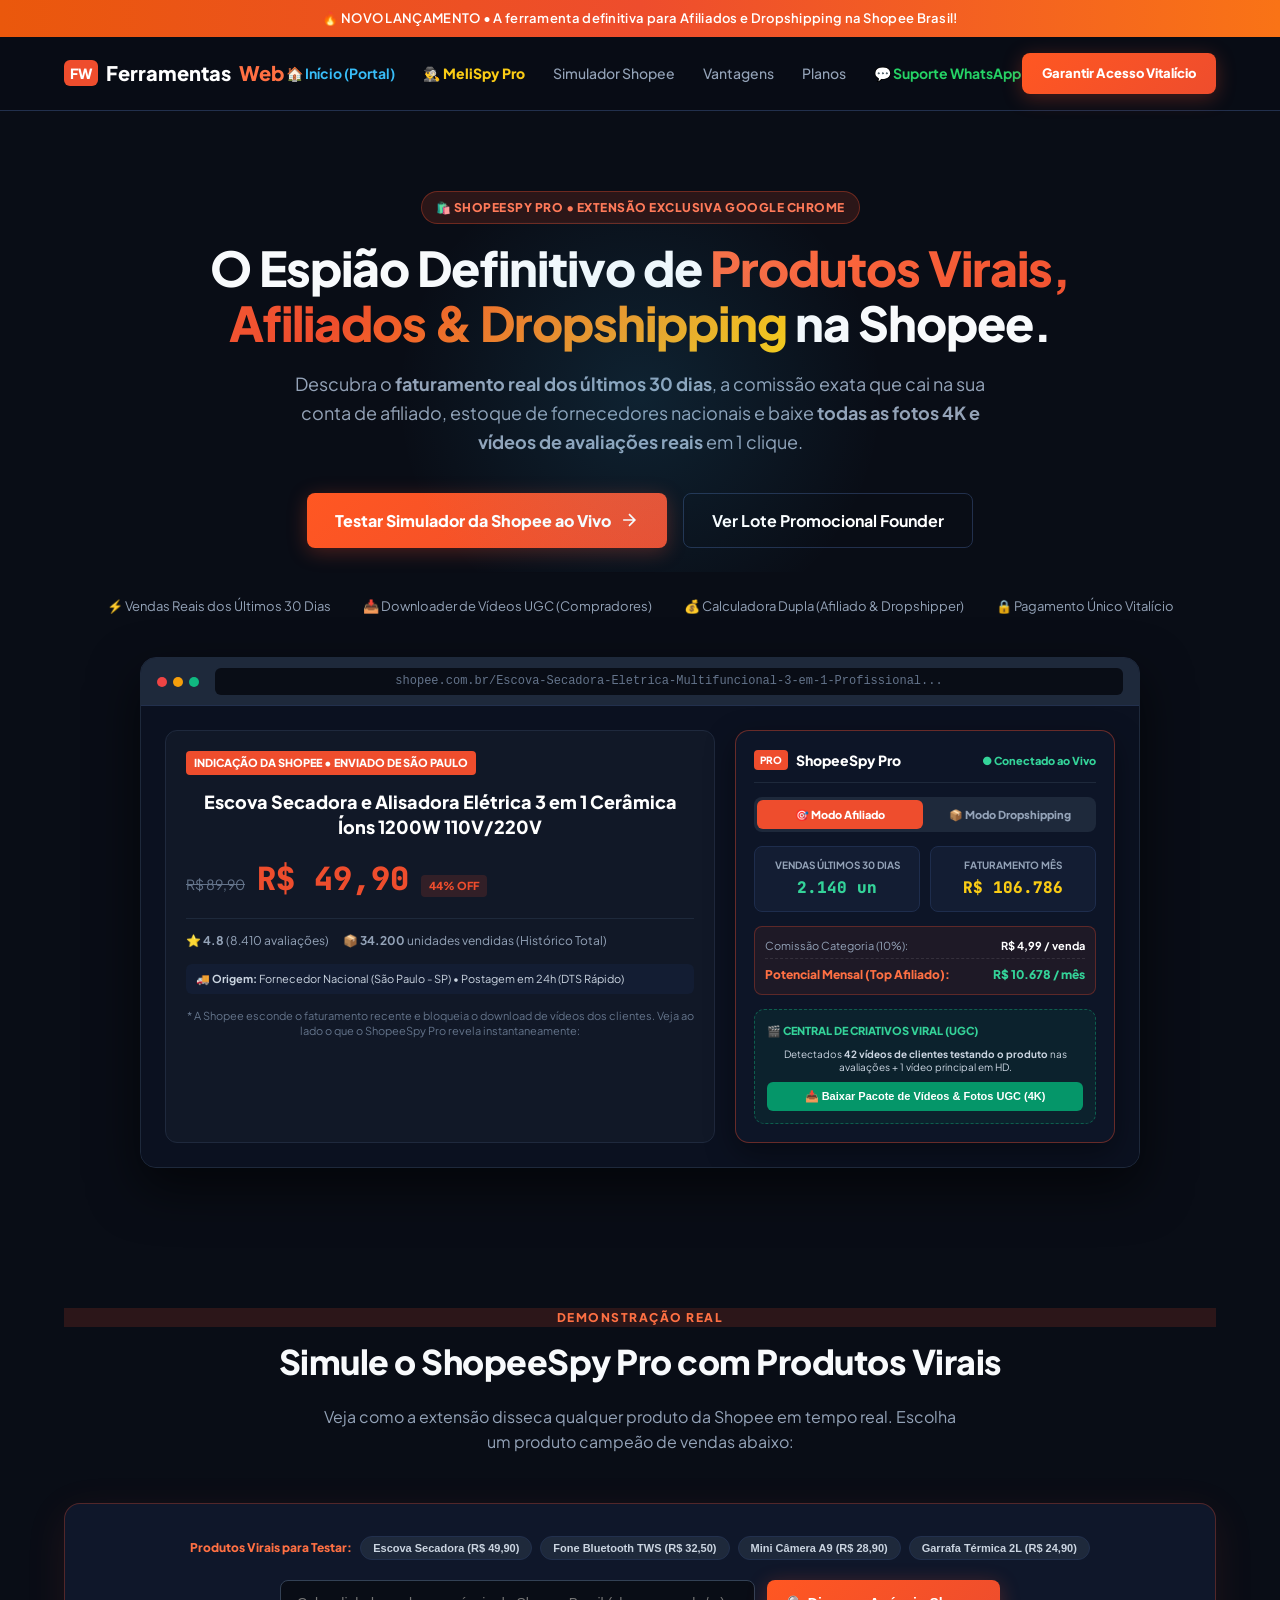
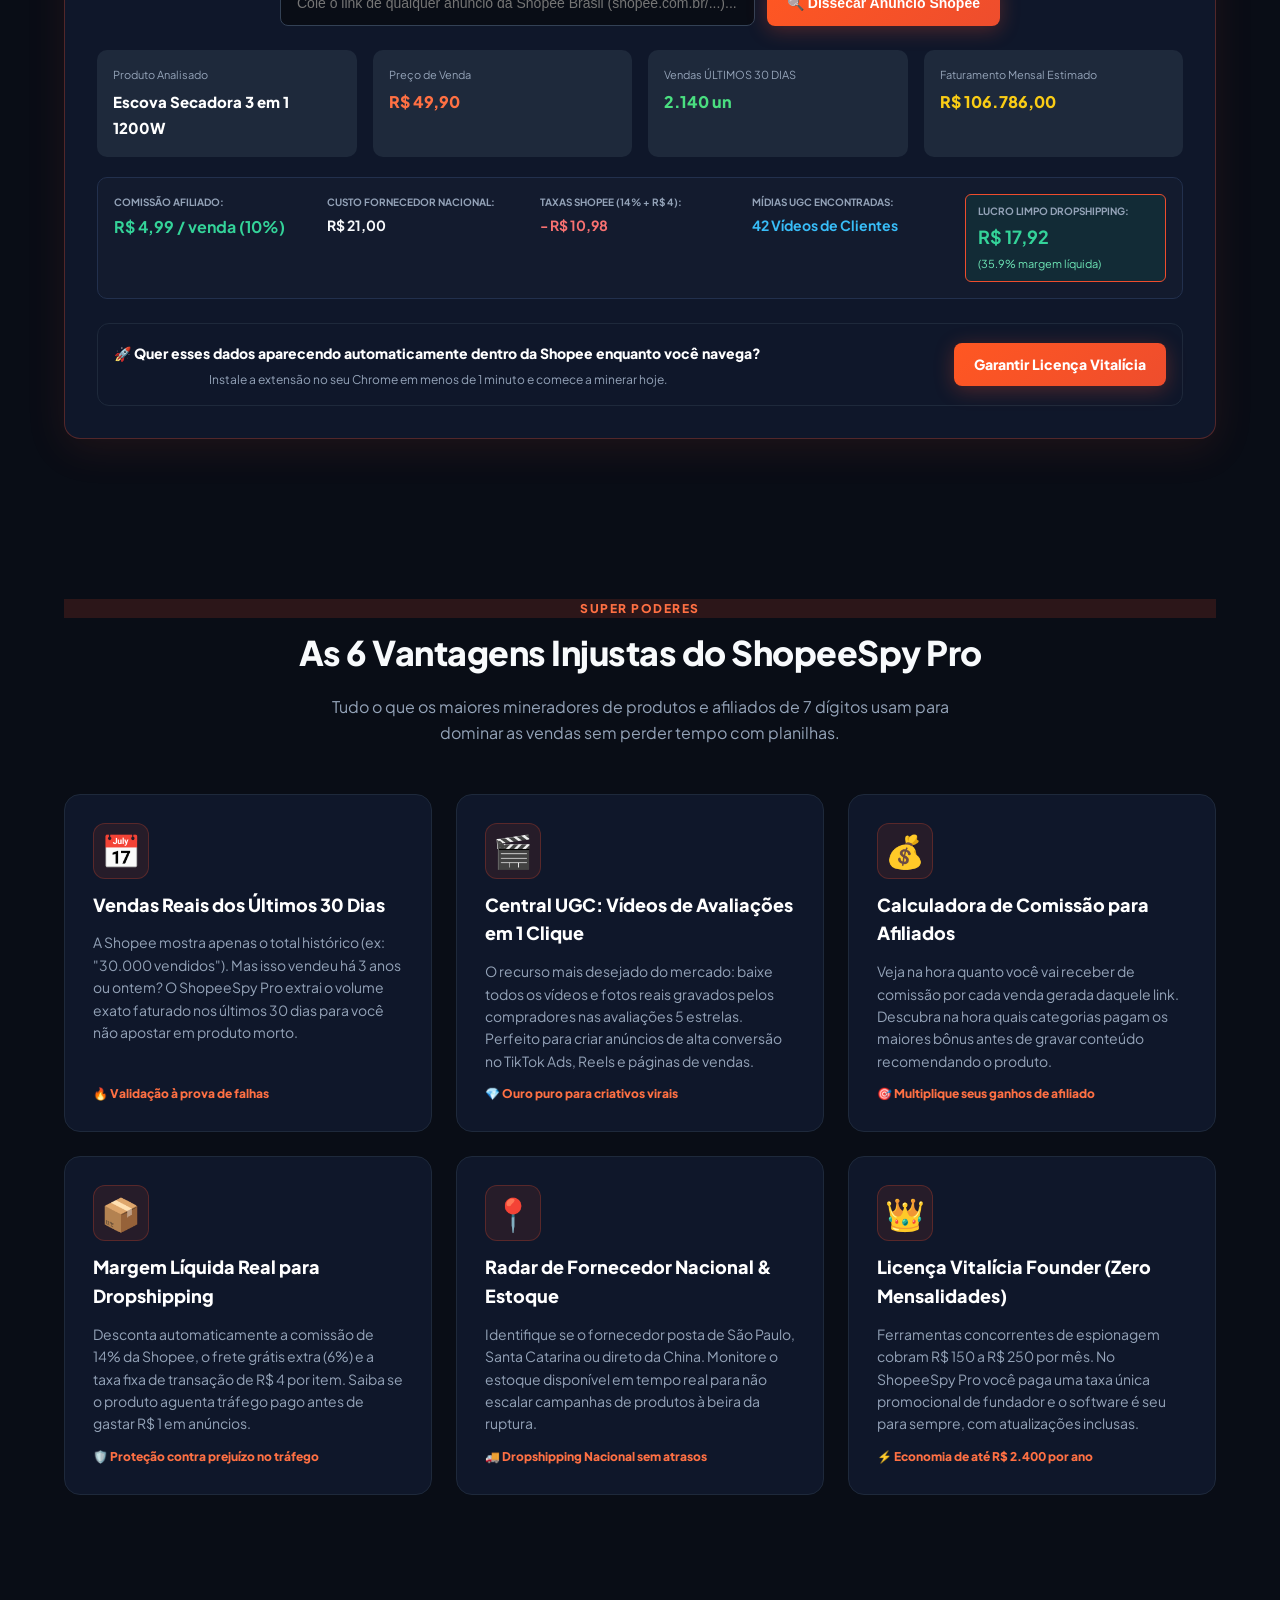
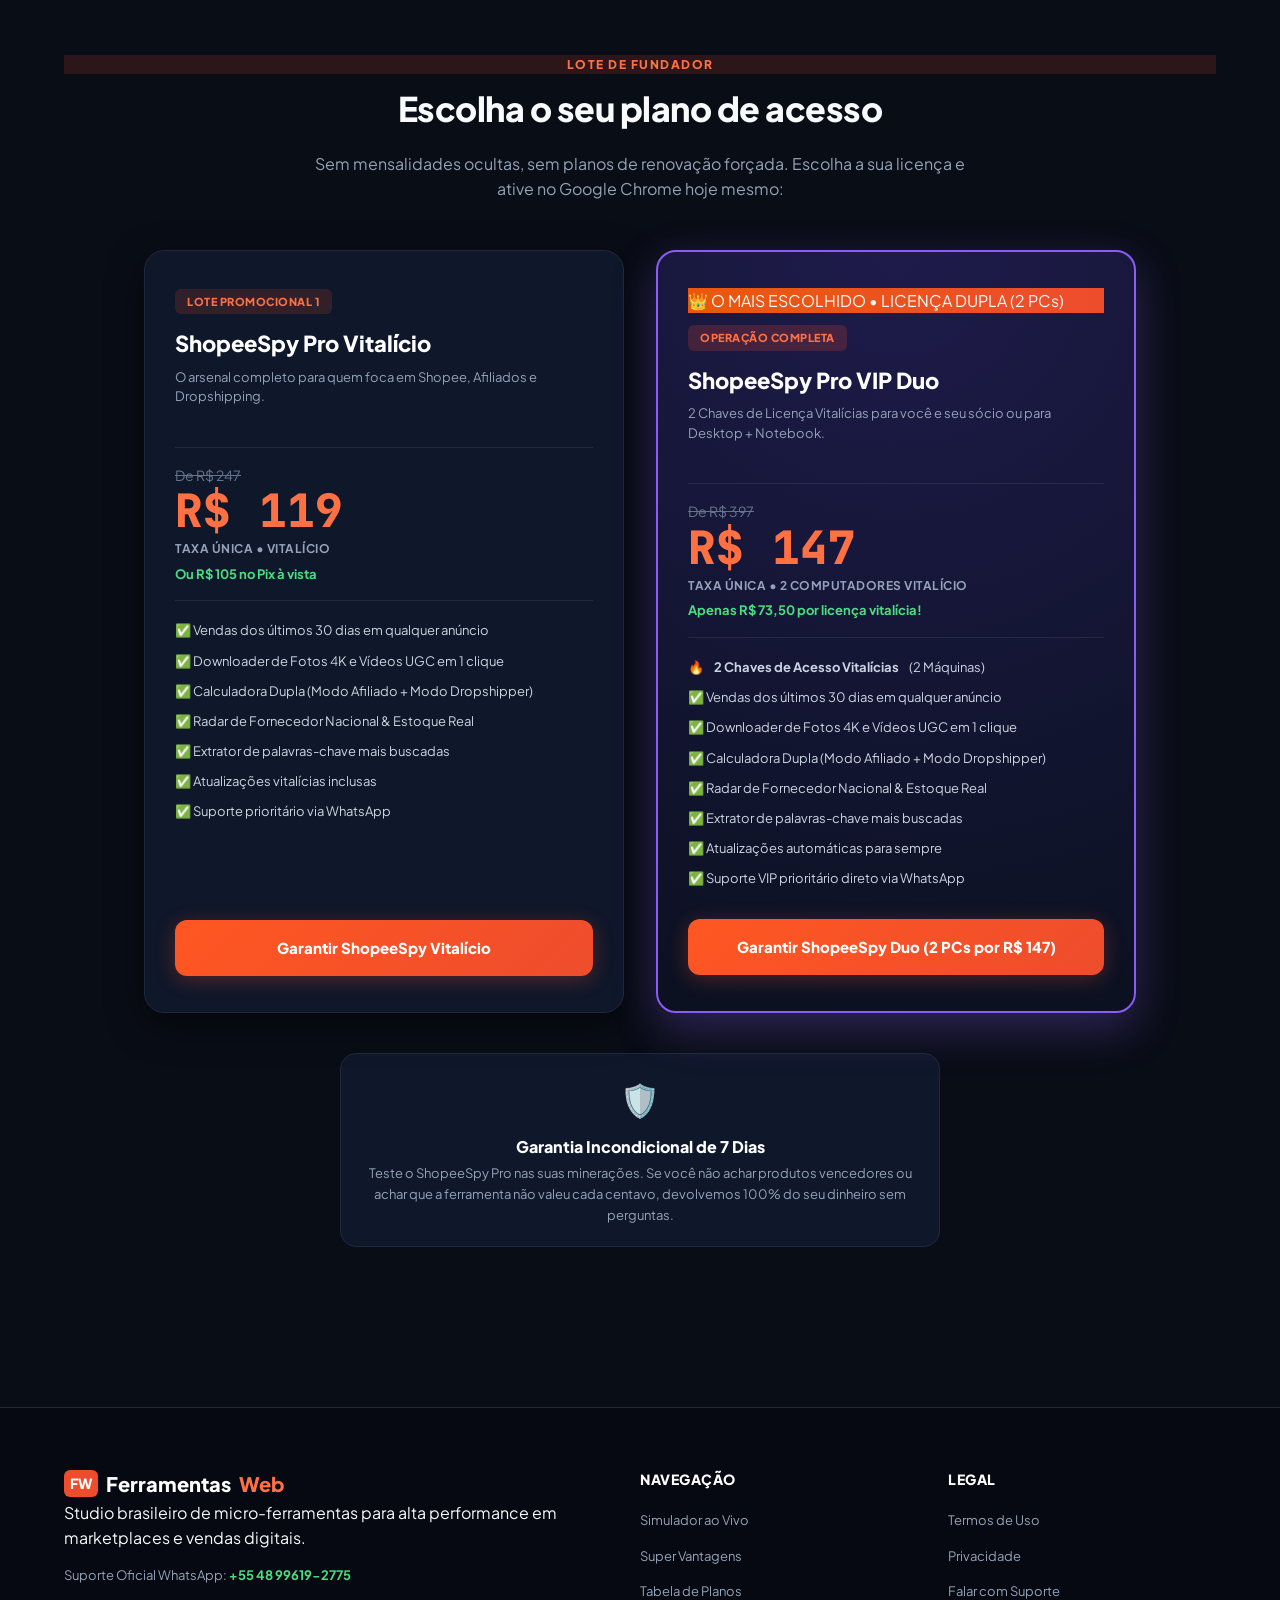
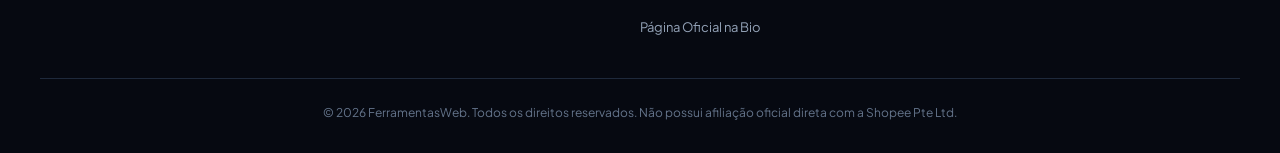
<file: shopeespy.html>
<!DOCTYPE html>
<html lang="pt-BR">
<head>
  <meta charset="UTF-8">
  <meta name="viewport" content="width=device-width, initial-scale=1.0">
  <title>ShopeeSpy Pro • O Espião Definitivo de Produtos Virais, Afiliados & Dropshipping na Shopee</title>
  <meta name="description" content="Descubra vendas dos últimos 30 dias, faturamento real, comissão de afiliados e baixe fotos e vídeos de avaliações em Ultra HD de qualquer anúncio da Shopee.">

  <!-- Google tag (gtag.js) -->
  <script async src="https://www.googletagmanager.com/gtag/js?id=G-TEGVK3RZTJ"></script>
  <script>
    window.dataLayer = window.dataLayer || [];
    function gtag(){dataLayer.push(arguments);}
    gtag('js', new Date());
    gtag('config', 'G-TEGVK3RZTJ');
  </script>

  <link rel="preconnect" href="https://fonts.googleapis.com">
  <link rel="preconnect" href="https://fonts.gstatic.com" crossorigin>
  <link href="https://fonts.googleapis.com/css2?family=Plus+Jakarta+Sans:wght@400;500;600;700;800;900&family=JetBrains+Mono:wght@500;700;800&display=swap" rel="stylesheet">
  <link rel="stylesheet" href="style.css">

  <style>
    /* Estilos Customizados & Cores ShopeeSpy Pro */
    :root {
      --shopee-orange: #ee4d2d;
      --shopee-orange-glow: rgba(238, 77, 45, 0.3);
      --shopee-orange-light: #ff7043;
      --shopee-dark: #090d16;
    }

    .shopee-gradient-text {
      background: linear-gradient(135deg, #ff7043 0%, #ee4d2d 50%, #facc15 100%);
      -webkit-background-clip: text;
      -webkit-text-fill-color: transparent;
    }

    .shopee-badge {
      display: inline-flex;
      align-items: center;
      gap: 6px;
      background: rgba(238, 77, 45, 0.15);
      border: 1px solid rgba(238, 77, 45, 0.35);
      color: #ff7a59;
      font-size: 12px;
      font-weight: 800;
      padding: 6px 14px;
      border-radius: 99px;
      margin-bottom: 16px;
      text-transform: uppercase;
      letter-spacing: 0.5px;
    }

    .btn-shopee {
      background: linear-gradient(135deg, #ff5722 0%, #ee4d2d 100%);
      color: #fff;
      font-weight: 800;
      box-shadow: 0 4px 20px var(--shopee-orange-glow);
      border: none;
      cursor: pointer;
      transition: all 0.25s ease;
      text-decoration: none;
      display: inline-flex;
      align-items: center;
      justify-content: center;
      gap: 8px;
    }
    .btn-shopee:hover {
      transform: translateY(-2px);
      box-shadow: 0 8px 25px rgba(238, 77, 45, 0.5);
      color: #fff;
    }

    /* Floating Extension Mockup Shopee */
    .shopee-browser-box {
      background: #0f172a;
      border: 1px solid #1e293b;
      border-radius: 16px;
      overflow: hidden;
      box-shadow: 0 20px 50px rgba(0, 0, 0, 0.6);
      margin: 40px auto 0;
      max-width: 1000px;
    }

    .shopee-mockup-body {
      display: grid;
      grid-template-columns: 1fr 380px;
      gap: 20px;
      padding: 24px;
      background: #0b1120;
    }

    @media (max-width: 900px) {
      .shopee-mockup-body {
        grid-template-columns: 1fr;
      }
    }

    .shopee-product-preview {
      background: #111827;
      border: 1px solid #1f293d;
      border-radius: 12px;
      padding: 20px;
      display: flex;
      flex-direction: column;
      gap: 14px;
    }

    .shopee-tag-store {
      display: inline-flex;
      align-items: center;
      gap: 6px;
      background: #ee4d2d;
      color: #fff;
      font-size: 11px;
      font-weight: 800;
      padding: 3px 8px;
      border-radius: 4px;
      width: fit-content;
    }

    .shopee-price-row {
      display: flex;
      align-items: baseline;
      gap: 12px;
    }
    .shopee-old-price {
      text-decoration: line-through;
      color: #64748b;
      font-size: 14px;
    }
    .shopee-current-price {
      font-size: 32px;
      font-weight: 900;
      color: #ee4d2d;
      font-family: 'JetBrains Mono', monospace;
    }

    /* Painel Injetado do ShopeeSpy Pro */
    .shopeespy-floating-panel {
      background: #0d1527;
      border: 1px solid rgba(238, 77, 45, 0.4);
      border-radius: 14px;
      padding: 18px;
      display: flex;
      flex-direction: column;
      gap: 14px;
      position: relative;
      box-shadow: 0 10px 30px rgba(0, 0, 0, 0.4);
    }

    .shopeespy-panel-header {
      display: flex;
      align-items: center;
      justify-content: space-between;
      border-bottom: 1px solid #1e293b;
      padding-bottom: 10px;
    }

    .panel-brand {
      display: flex;
      align-items: center;
      gap: 8px;
      font-weight: 900;
      color: #fff;
      font-size: 14px;
    }
    .panel-brand span {
      background: #ee4d2d;
      color: #fff;
      font-size: 10px;
      padding: 2px 6px;
      border-radius: 4px;
    }

    .mode-switcher {
      display: flex;
      background: #1e293b;
      border-radius: 8px;
      padding: 3px;
      gap: 4px;
    }
    .mode-tab {
      flex: 1;
      text-align: center;
      padding: 6px 10px;
      font-size: 11px;
      font-weight: 800;
      border-radius: 6px;
      cursor: pointer;
      color: #94a3b8;
      transition: all 0.2s;
    }
    .mode-tab.active {
      background: #ee4d2d;
      color: #fff;
    }

    .metrics-2col {
      display: grid;
      grid-template-columns: 1fr 1fr;
      gap: 10px;
    }
    .metric-card-mini {
      background: #131d33;
      border: 1px solid #1e2d4d;
      border-radius: 8px;
      padding: 10px;
    }
    .metric-lbl {
      font-size: 10px;
      color: #94a3b8;
      font-weight: 700;
      text-transform: uppercase;
    }
    .metric-num {
      font-size: 16px;
      font-weight: 900;
      color: #fff;
      font-family: 'JetBrains Mono', monospace;
      margin-top: 2px;
    }

    .ugc-box {
      background: rgba(16, 185, 129, 0.08);
      border: 1px dashed rgba(16, 185, 129, 0.4);
      border-radius: 10px;
      padding: 12px;
      display: flex;
      flex-direction: column;
      gap: 8px;
    }
    .ugc-title {
      font-size: 11px;
      font-weight: 800;
      color: #34d399;
      display: flex;
      align-items: center;
      gap: 6px;
    }

    .btn-ugc-download {
      background: #059669;
      color: #fff;
      font-size: 11px;
      font-weight: 800;
      padding: 8px;
      border-radius: 6px;
      border: none;
      cursor: pointer;
      text-align: center;
      display: flex;
      align-items: center;
      justify-content: center;
      gap: 6px;
      transition: all 0.2s;
    }
    .btn-ugc-download:hover {
      background: #10b981;
    }

    .supplier-flag {
      display: flex;
      align-items: center;
      gap: 6px;
      font-size: 11px;
      color: #cbd5e1;
      background: #131d33;
      padding: 6px 10px;
      border-radius: 6px;
    }

    /* Tabela de Vantagens e Recursos */
    .advantages-grid {
      display: grid;
      grid-template-columns: repeat(auto-fit, minmax(320px, 1fr));
      gap: 24px;
      margin-top: 40px;
    }

    .advantage-card {
      background: #0f172a;
      border: 1px solid #1e293b;
      border-radius: 16px;
      padding: 28px;
      display: flex;
      flex-direction: column;
      gap: 12px;
      transition: all 0.3s ease;
      position: relative;
    }
    .advantage-card:hover {
      border-color: rgba(238, 77, 45, 0.5);
      transform: translateY(-4px);
      box-shadow: 0 12px 30px rgba(0, 0, 0, 0.5);
    }
    .adv-icon {
      font-size: 32px;
      width: 56px;
      height: 56px;
      display: flex;
      align-items: center;
      justify-content: center;
      background: rgba(238, 77, 45, 0.1);
      border-radius: 12px;
      border: 1px solid rgba(238, 77, 45, 0.25);
    }
    .adv-title {
      font-size: 18px;
      font-weight: 800;
      color: #fff;
    }
    .adv-desc {
      font-size: 14px;
      color: #94a3b8;
      line-height: 1.6;
    }
    .adv-highlight {
      font-size: 12px;
      font-weight: 800;
      color: #ff7043;
      margin-top: auto;
      display: flex;
      align-items: center;
      gap: 6px;
    }

    /* Combo Offer Card */
    .combo-banner {
      background: radial-gradient(circle at 50% 0%, #1e1b4b 0%, #090d16 100%);
      border: 2px solid #8b5cf6;
      border-radius: 20px;
      padding: 36px;
      margin-top: 48px;
      display: flex;
      align-items: center;
      justify-content: space-between;
      gap: 32px;
      box-shadow: 0 20px 50px rgba(139, 92, 246, 0.2);
    }
    @media (max-width: 850px) {
      .combo-banner {
        flex-direction: column;
        text-align: center;
      }
    }

    /* ===================================================
       TABELA DE PREÇOS DEDICADA SHOPEESPY PRO
       =================================================== */
    .shopee-pricing-grid {
      display: grid;
      grid-template-columns: repeat(auto-fit, minmax(320px, 480px));
      gap: 32px;
      justify-content: center;
      margin-top: 40px;
    }

    .shopee-price-card {
      background: #0f172a;
      border: 1px solid #1e293b;
      border-radius: 20px;
      padding: 36px 30px;
      display: flex;
      flex-direction: column;
      position: relative;
      box-shadow: 0 12px 35px rgba(0, 0, 0, 0.5);
      transition: all 0.3s ease;
    }
    .shopee-price-card:hover {
      transform: translateY(-4px);
      box-shadow: 0 20px 50px rgba(0, 0, 0, 0.7);
    }
    .shopee-price-card.featured {
      background: radial-gradient(circle at 50% 0%, #1e1b4b 0%, #0b1120 100%);
      border: 2px solid #8b5cf6;
      box-shadow: 0 15px 45px rgba(139, 92, 246, 0.3);
    }

    .plan-header {
      margin-bottom: 20px;
    }
    .plan-header .badge {
      display: inline-block;
      font-size: 11px;
      font-weight: 800;
      padding: 4px 12px;
      border-radius: 6px;
      margin-bottom: 12px;
      text-transform: uppercase;
      letter-spacing: 0.5px;
    }
    .plan-header h3 {
      font-size: 22px;
      font-weight: 900;
      color: #fff;
      margin-bottom: 6px;
    }
    .plan-header p {
      font-size: 13px;
      color: #94a3b8;
      line-height: 1.5;
    }

    .price-box {
      margin: 20px 0;
      padding: 16px 0;
      border-top: 1px solid rgba(255, 255, 255, 0.08);
      border-bottom: 1px solid rgba(255, 255, 255, 0.08);
    }
    .price-box .old-price {
      font-size: 14px;
      text-decoration: line-through;
      color: #64748b;
      display: block;
      margin-bottom: 2px;
    }
    .price-box .price-val {
      font-size: 46px;
      font-weight: 900;
      font-family: 'JetBrains Mono', monospace;
      line-height: 1;
    }
    .price-box .price-period {
      font-size: 12px;
      color: #94a3b8;
      text-transform: uppercase;
      letter-spacing: 0.5px;
      font-weight: 700;
    }

    .features-list {
      list-style: none !important;
      padding: 0 !important;
      margin: 0 0 32px 0 !important;
      display: flex;
      flex-direction: column;
      gap: 12px;
      flex: 1;
    }
    .features-list li {
      font-size: 13px;
      color: #cbd5e1;
      display: flex;
      align-items: flex-start;
      gap: 10px;
      line-height: 1.4;
      list-style-type: none !important;
    }

    .btn-plan {
      width: 100%;
      padding: 16px;
      font-size: 15px;
      font-weight: 800;
      border-radius: 12px;
      text-decoration: none;
      text-align: center;
      box-sizing: border-box;
      transition: all 0.25s ease;
      cursor: pointer;
    }

    /* ===================================================
       RODAPÉ MULTI-COLUNA MODERNO
       =================================================== */
    .footer {
      border-top: 1px solid #1e293b;
      padding: 60px 0 30px;
      margin-top: 80px;
      background: #060911;
    }
    .footer-container {
      display: grid;
      grid-template-columns: 2fr 1fr 1fr;
      gap: 40px;
      padding-bottom: 40px;
      border-bottom: 1px solid #1e293b;
    }
    @media (max-width: 768px) {
      .footer-container {
        grid-template-columns: 1fr;
        gap: 30px;
      }
    }
    .footer-col h4 {
      font-size: 14px;
      font-weight: 800;
      color: #fff;
      margin-bottom: 16px;
      text-transform: uppercase;
      letter-spacing: 0.5px;
    }
    .footer-col ul {
      list-style: none !important;
      padding: 0 !important;
      margin: 0 !important;
      display: flex;
      flex-direction: column;
      gap: 10px;
    }
    .footer-col ul li {
      list-style-type: none !important;
    }
    .footer-col ul li a {
      color: #94a3b8 !important;
      text-decoration: none !important;
      font-size: 13px;
      transition: color 0.2s;
    }
    .footer-col ul li a:hover {
      color: #ff7043 !important;
    }
    .footer-bottom {
      padding-top: 24px;
      text-align: center;
      font-size: 12px;
      color: #64748b;
    }
  </style>
</head>
<body>

  <!-- Barra de Aviso -->
  <div class="announcement-bar" style="background: linear-gradient(90deg, #ea580c 0%, #ee4d2d 50%, #f97316 100%); color: #fff;">
    🔥 NOVO LANÇAMENTO • A ferramenta definitiva para Afiliados e Dropshipping na Shopee Brasil!
  </div>

  <!-- Navbar -->
  <nav class="navbar">
    <div class="nav-container">
      <a href="index.html" class="brand">
        <span class="brand-badge" style="background: #ee4d2d; color: #fff;">FW</span>
        Ferramentas<span class="brand-accent" style="color: #ff7043;">Web</span>
      </a>
      <div class="nav-links">
        <a href="index.html" style="color:#38bdf8; font-weight:700;">🏠 Início (Portal)</a>
        <a href="melispy.html" style="color:#facc15; font-weight:800;">🕵️‍♂️ MeliSpy Pro</a>
        <a href="#simulador">Simulador Shopee</a>
        <a href="#vantagens">Vantagens</a>
        <a href="#precos">Planos</a>
        <a href="https://wa.me/5548996192775?text=Olá%20Mateus,%20gostaria%20de%20tirar%20dúvidas%20do%20ShopeeSpy%20Pro" target="_blank" style="color:#25d366; font-weight:700;">💬 Suporte WhatsApp</a>
      </div>
      <div class="nav-cta">
        <a href="#precos" class="btn btn-shopee" style="padding: 10px 20px; font-size: 13px;">
          Garantir Acesso Vitalício
        </a>
      </div>
    </div>
  </nav>

  <!-- Hero Section -->
  <header class="hero">
    <div class="container hero-container">
      <div class="shopee-badge">
        🛍️ SHOPEESPY PRO • EXTENSÃO EXCLUSIVA GOOGLE CHROME
      </div>
      <h1 class="hero-title">
        O Espião Definitivo de <span class="shopee-gradient-text">Produtos Virais, Afiliados & Dropshipping</span> na Shopee.
      </h1>
      <p class="hero-subtitle">
        Descubra o <strong>faturamento real dos últimos 30 dias</strong>, a comissão exata que cai na sua conta de afiliado, estoque de fornecedores nacionais e baixe <strong>todas as fotos 4K e vídeos de avaliações reais</strong> em 1 clique.
      </p>

      <div class="hero-buttons">
        <a href="#simulador" class="btn btn-shopee btn-large">
          <span>Testar Simulador da Shopee ao Vivo</span>
          <svg width="20" height="20" viewBox="0 0 24 24" fill="none" stroke="currentColor" stroke-width="2"><path d="M5 12h14M12 5l7 7-7 7"/></svg>
        </a>
        <a href="#precos" class="btn btn-outline btn-large">Ver Lote Promocional Founder</a>
      </div>

      <div class="social-proof-strip">
        <div class="proof-item">⚡ Vendas Reais dos Últimos 30 Dias</div>
        <div class="proof-item">📥 Downloader de Vídeos UGC (Compradores)</div>
        <div class="proof-item">💰 Calculadora Dupla (Afiliado & Dropshipper)</div>
        <div class="proof-item">🔒 Pagamento Único Vitalício</div>
      </div>

      <!-- Mockup Visual Interativo -->
      <div class="shopee-browser-box">
        <div class="browser-bar">
          <div class="dots">
            <span class="dot red"></span>
            <span class="dot yellow"></span>
            <span class="dot green"></span>
          </div>
          <div class="url-input">shopee.com.br/Escova-Secadora-Eletrica-Multifuncional-3-em-1-Profissional...</div>
        </div>

        <div class="shopee-mockup-body">
          <!-- Lado Esquerdo: Produto Shopee Fake -->
          <div class="shopee-product-preview">
            <div class="shopee-tag-store">INDICAÇÃO DA SHOPEE • ENVIADO DE SÃO PAULO</div>
            <h3 style="font-size: 18px; font-weight: 800; color: #fff; line-height: 1.4;">
              Escova Secadora e Alisadora Elétrica 3 em 1 Cerâmica Íons 1200W 110V/220V
            </h3>
            
            <div class="shopee-price-row">
              <span class="shopee-old-price">R$ 89,90</span>
              <span class="shopee-current-price">R$ 49,90</span>
              <span style="background: rgba(238, 77, 45, 0.15); color: #ee4d2d; font-size: 11px; font-weight: 800; padding: 2px 8px; border-radius: 4px;">44% OFF</span>
            </div>

            <div style="font-size: 12px; color: #94a3b8; display: flex; gap: 14px; border-top: 1px solid #1e293b; padding-top: 12px;">
              <span>⭐ <strong>4.8</strong> (8.410 avaliações)</span>
              <span>📦 <strong>34.200</strong> unidades vendidas (Histórico Total)</span>
            </div>

            <div class="supplier-flag">
              <span>🚚 <strong>Origem:</strong> Fornecedor Nacional (São Paulo - SP) • Postagem em 24h (DTS Rápido)</span>
            </div>

            <div style="font-size: 11px; color: #64748b; line-height: 1.4;">
              * A Shopee esconde o faturamento recente e bloqueia o download de vídeos dos clientes. Veja ao lado o que o ShopeeSpy Pro revela instantaneamente:
            </div>
          </div>

          <!-- Lado Direito: Barra Flutuante ShopeeSpy Pro -->
          <div class="shopeespy-floating-panel">
            <div class="shopeespy-panel-header">
              <div class="panel-brand">
                <span>PRO</span>
                ShopeeSpy Pro
              </div>
              <span style="font-size: 11px; color: #34d399; font-weight: 800;">● Conectado ao Vivo</span>
            </div>

            <!-- Alternador de Modos -->
            <div class="mode-switcher">
              <div class="mode-tab active" id="tab-afiliado-mock" onclick="switchMockMode('afiliado')">🎯 Modo Afiliado</div>
              <div class="mode-tab" id="tab-drop-mock" onclick="switchMockMode('drop')">📦 Modo Dropshipping</div>
            </div>

            <!-- Métricas 30 Dias Reais -->
            <div class="metrics-2col">
              <div class="metric-card-mini">
                <div class="metric-lbl">Vendas Últimos 30 Dias</div>
                <div class="metric-num text-green" style="color: #34d399;">2.140 un</div>
              </div>
              <div class="metric-card-mini">
                <div class="metric-lbl">Faturamento Mês</div>
                <div class="metric-num text-yellow" style="color: #facc15;">R$ 106.786</div>
              </div>
            </div>

            <!-- Bloco Dinâmico (Afiliado vs Drop) -->
            <div id="mock-afiliado-content">
              <div style="background: rgba(238, 77, 45, 0.08); border: 1px solid rgba(238, 77, 45, 0.3); border-radius: 8px; padding: 10px;">
                <div style="display: flex; justify-content: space-between; font-size: 11px; margin-bottom: 4px;">
                  <span style="color: #94a3b8;">Comissão Categoria (10%):</span>
                  <strong style="color: #fff;">R$ 4,99 / venda</strong>
                </div>
                <div style="display: flex; justify-content: space-between; font-size: 12px; font-weight: 800; border-top: 1px dashed rgba(255,255,255,0.1); padding-top: 6px;">
                  <span style="color: #ff7043;">Potencial Mensal (Top Afiliado):</span>
                  <span style="color: #34d399;">R$ 10.678 / mês</span>
                </div>
              </div>
            </div>

            <div id="mock-drop-content" style="display: none;">
              <div style="background: rgba(56, 189, 248, 0.08); border: 1px solid rgba(56, 189, 248, 0.3); border-radius: 8px; padding: 10px;">
                <div style="display: flex; justify-content: space-between; font-size: 11px;">
                  <span style="color: #94a3b8;">Custo Estimado Fornecedor:</span>
                  <strong>R$ 21,00</strong>
                </div>
                <div style="display: flex; justify-content: space-between; font-size: 11px; margin: 3px 0;">
                  <span style="color: #94a3b8;">Taxas Shopee (14% + R$ 4):</span>
                  <strong style="color: #f87171;">- R$ 10,98</strong>
                </div>
                <div style="display: flex; justify-content: space-between; font-size: 12px; font-weight: 800; border-top: 1px dashed rgba(255,255,255,0.1); padding-top: 6px;">
                  <span style="color: #38bdf8;">Lucro Líquido no Bolso:</span>
                  <span style="color: #34d399;">R$ 17,92 (35.9%)</span>
                </div>
              </div>
            </div>

            <!-- Downloader de Mídia UGC -->
            <div class="ugc-box">
              <div class="ugc-title">
                <span>🎬 CENTRAL DE CRIATIVOS VIRAL (UGC)</span>
              </div>
              <div style="font-size: 10px; color: #cbd5e1; line-height: 1.3;">
                Detectados <strong>42 vídeos de clientes testando o produto</strong> nas avaliações + 1 vídeo principal em HD.
              </div>
              <button class="btn-ugc-download" onclick="alert('No software instalado, todas as 42 mídias em Ultra HD e vídeos são baixados em arquivo .zip limpo sem marca d’água em 2 segundos!')">
                📥 Baixar Pacote de Vídeos & Fotos UGC (4K)
              </button>
            </div>

          </div>
        </div>
      </div>

    </div>
  </header>

  <!-- Simulador Interativo ao Vivo Shopee -->
  <section id="simulador" class="section spotlight-section">
    <div class="container">
      <div class="section-tag" style="background: rgba(238, 77, 45, 0.15); color: #ff7043; border-color: rgba(238, 77, 45, 0.3);">
        DEMONSTRAÇÃO REAL
      </div>
      <h2 class="section-title">
        Simule o ShopeeSpy Pro com Produtos Virais
      </h2>
      <p class="section-subtitle">
        Veja como a extensão disseca qualquer produto da Shopee em tempo real. Escolha um produto campeão de vendas abaixo:
      </p>

      <div class="demo-box" style="border-color: rgba(238, 77, 45, 0.3); box-shadow: 0 10px 40px rgba(238, 77, 45, 0.1);">
        <div class="demo-quick-pills">
          <span style="font-weight: 800; color: #ff7043;">Produtos Virais para Testar:</span>
          <button type="button" class="pill-btn" onclick="fillShopeeDemo('Escova Secadora 3 em 1 1200W', 49.90, 21.00, 2140, 10, 'SP', 42)">Escova Secadora (R$ 49,90)</button>
          <button type="button" class="pill-btn" onclick="fillShopeeDemo('Fone Sem Fio Bluetooth Pro TWS', 32.50, 12.00, 4820, 12, 'PR', 88)">Fone Bluetooth TWS (R$ 32,50)</button>
          <button type="button" class="pill-btn" onclick="fillShopeeDemo('Mini Câmera Espiã A9 Wi-Fi Full HD', 28.90, 9.80, 1630, 8, 'SP', 19)">Mini Câmera A9 (R$ 28,90)</button>
          <button type="button" class="pill-btn" onclick="fillShopeeDemo('Garrafa Térmica Motivacional 2L', 24.90, 8.50, 5200, 9, 'SC', 64)">Garrafa Térmica 2L (R$ 24,90)</button>
        </div>

        <div class="demo-input-bar">
          <input type="text" id="shopee-demo-input" placeholder="Cole o link de qualquer anúncio da Shopee Brasil (shopee.com.br/...)...">
          <button class="btn btn-shopee" onclick="runShopeeSimulator()">🔍 Dissecar Anúncio Shopee</button>
        </div>

        <div id="shopee-loading" style="display: none; padding: 20px; text-align: center; color: #ff7043; font-weight: 800;">
          ⏳ Consultando API da Shopee, calculando vendas de 30 dias e escaneando vídeos de UGC...
        </div>

        <div id="shopee-result" style="display: block; margin-top: 24px;">
          <div class="demo-result-grid">
            <div class="demo-res-card">
              <span class="demo-res-label">Produto Analisado</span>
              <span class="demo-res-val" id="shopee-res-title" style="font-size: 15px;">Escova Secadora 3 em 1 1200W</span>
            </div>
            <div class="demo-res-card">
              <span class="demo-res-label">Preço de Venda</span>
              <span class="demo-res-val" id="shopee-res-price" style="color: #ff7043;">R$ 49,90</span>
            </div>
            <div class="demo-res-card">
              <span class="demo-res-label">Vendas ÚLTIMOS 30 DIAS</span>
              <span class="demo-res-val highlight-green" id="shopee-res-sales">2.140 un</span>
            </div>
            <div class="demo-res-card">
              <span class="demo-res-label">Faturamento Mensal Estimado</span>
              <span class="demo-res-val highlight-yellow" id="shopee-res-revenue">R$ 106.786,00</span>
            </div>
          </div>

          <div class="demo-math-breakdown" style="margin-top: 20px;">
            <div class="math-col">
              <span class="math-label">Comissão Afiliado:</span>
              <strong id="shopee-math-comissao" style="color: #34d399; font-size: 16px;">R$ 4,99 / venda (10%)</strong>
            </div>
            <div class="math-col">
              <span class="math-label">Custo Fornecedor Nacional:</span>
              <strong id="shopee-math-cost">R$ 21,00</strong>
            </div>
            <div class="math-col">
              <span class="math-label">Taxas Shopee (14% + R$ 4):</span>
              <strong id="shopee-math-fee" style="color: #f87171;">- R$ 10,98</strong>
            </div>
            <div class="math-col">
              <span class="math-label">Mídias UGC Encontradas:</span>
              <strong id="shopee-math-ugc" style="color: #38bdf8;">42 Vídeos de Clientes</strong>
            </div>
            <div class="math-col highlight-box" style="border-color: #ee4d2d;">
              <span class="math-label">Lucro Limpo Dropshipping:</span>
              <strong id="shopee-math-profit" style="color: #34d399; font-size: 18px;">R$ 17,92</strong>
              <span id="shopee-math-margin" style="font-size: 11px; color: #6ee7b7;">(35.9% margem líquida)</span>
            </div>
          </div>

          <div style="margin-top: 24px; background: #0f172a; border: 1px solid #1e293b; border-radius: 12px; padding: 16px; display: flex; align-items: center; justify-content: space-between; flex-wrap: gap; gap: 16px;">
            <div>
              <span style="color: #fff; font-weight: 800; font-size: 14px;">🚀 Quer esses dados aparecendo automaticamente dentro da Shopee enquanto você navega?</span>
              <div style="color: #94a3b8; font-size: 12px; margin-top: 4px;">Instale a extensão no seu Chrome em menos de 1 minuto e comece a minerar hoje.</div>
            </div>
            <a href="#precos" class="btn btn-shopee" style="white-space: nowrap;">Garantir Licença Vitalícia</a>
          </div>
        </div>

      </div>
    </div>
  </section>

  <!-- Super Vantagens & Recursos Exclusivos -->
  <section id="vantagens" class="section">
    <div class="container">
      <div class="section-tag" style="background: rgba(238, 77, 45, 0.15); color: #ff7043; border-color: rgba(238, 77, 45, 0.3);">
        SUPER PODERES
      </div>
      <h2 class="section-title">
        As 6 Vantagens Injustas do ShopeeSpy Pro
      </h2>
      <p class="section-subtitle">
        Tudo o que os maiores mineradores de produtos e afiliados de 7 dígitos usam para dominar as vendas sem perder tempo com planilhas.
      </p>

      <div class="advantages-grid">
        
        <!-- Vantagem 1 -->
        <div class="advantage-card">
          <div class="adv-icon">📅</div>
          <h3 class="adv-title">Vendas Reais dos Últimos 30 Dias</h3>
          <p class="adv-desc">
            A Shopee mostra apenas o total histórico (ex: "30.000 vendidos"). Mas isso vendeu há 3 anos ou ontem? O ShopeeSpy Pro extrai o volume exato faturado nos últimos 30 dias para você não apostar em produto morto.
          </p>
          <div class="adv-highlight">🔥 Validação à prova de falhas</div>
        </div>

        <!-- Vantagem 2 -->
        <div class="advantage-card">
          <div class="adv-icon">🎬</div>
          <h3 class="adv-title">Central UGC: Vídeos de Avaliações em 1 Clique</h3>
          <p class="adv-desc">
            O recurso mais desejado do mercado: baixe todos os vídeos e fotos reais gravados pelos compradores nas avaliações 5 estrelas. Perfeito para criar anúncios de alta conversão no TikTok Ads, Reels e páginas de vendas.
          </p>
          <div class="adv-highlight">💎 Ouro puro para criativos virais</div>
        </div>

        <!-- Vantagem 3 -->
        <div class="advantage-card">
          <div class="adv-icon">💰</div>
          <h3 class="adv-title">Calculadora de Comissão para Afiliados</h3>
          <p class="adv-desc">
            Veja na hora quanto você vai receber de comissão por cada venda gerada daquele link. Descubra na hora quais categorias pagam os maiores bônus antes de gravar conteúdo recomendando o produto.
          </p>
          <div class="adv-highlight">🎯 Multiplique seus ganhos de afiliado</div>
        </div>

        <!-- Vantagem 4 -->
        <div class="advantage-card">
          <div class="adv-icon">📦</div>
          <h3 class="adv-title">Margem Líquida Real para Dropshipping</h3>
          <p class="adv-desc">
            Desconta automaticamente a comissão de 14% da Shopee, o frete grátis extra (6%) e a taxa fixa de transação de R$ 4 por item. Saiba se o produto aguenta tráfego pago antes de gastar R$ 1 em anúncios.
          </p>
          <div class="adv-highlight">🛡️ Proteção contra prejuízo no tráfego</div>
        </div>

        <!-- Vantagem 5 -->
        <div class="advantage-card">
          <div class="adv-icon">📍</div>
          <h3 class="adv-title">Radar de Fornecedor Nacional & Estoque</h3>
          <p class="adv-desc">
            Identifique se o fornecedor posta de São Paulo, Santa Catarina ou direto da China. Monitore o estoque disponível em tempo real para não escalar campanhas de produtos à beira da ruptura.
          </p>
          <div class="adv-highlight">🚚 Dropshipping Nacional sem atrasos</div>
        </div>

        <!-- Vantagem 6 -->
        <div class="advantage-card">
          <div class="adv-icon">👑</div>
          <h3 class="adv-title">Licença Vitalícia Founder (Zero Mensalidades)</h3>
          <p class="adv-desc">
            Ferramentas concorrentes de espionagem cobram R$ 150 a R$ 250 por mês. No ShopeeSpy Pro você paga uma taxa única promocional de fundador e o software é seu para sempre, com atualizações inclusas.
          </p>
          <div class="adv-highlight">⚡ Economia de até R$ 2.400 por ano</div>
        </div>

      </div>

    </div>
  </section>

  <!-- Seção de Preços & Oferta Especial de Lançamento -->
  <section id="precos" class="section pricing-section">
    <div class="container">
      <div class="section-tag" style="background: rgba(238, 77, 45, 0.15); color: #ff7043; border-color: rgba(238, 77, 45, 0.3);">
        LOTE DE FUNDADOR
      </div>
      <h2 class="section-title">Escolha o seu plano de acesso</h2>
      <p class="section-subtitle">
        Sem mensalidades ocultas, sem planos de renovação forçada. Escolha a sua licença e ative no Google Chrome hoje mesmo:
      </p>

      <div class="shopee-pricing-grid">
        
        <!-- CARD 1: SHOPEESPY PRO INDIVIDUAL -->
        <div class="shopee-price-card" style="border-color: rgba(238, 77, 45, 0.4);">
          <div class="plan-header">
            <span class="badge" style="background: rgba(238, 77, 45, 0.15); color: #ff7043;">LOTE PROMOCIONAL 1</span>
            <h3>ShopeeSpy Pro Vitalício</h3>
            <p>O arsenal completo para quem foca em Shopee, Afiliados e Dropshipping.</p>
          </div>
          <div class="price-box">
            <span class="old-price">De R$ 247</span>
            <div class="price-val" style="color: #ff7043;">R$ 119</div>
            <span class="price-period">taxa única • vitalício</span>
            <div style="font-size: 13px; color: #4ade80; font-weight: 700; margin-top: 4px;">Ou R$ 105 no Pix à vista</div>
          </div>
          <ul class="features-list">
            <li>✅ Vendas dos últimos 30 dias em qualquer anúncio</li>
            <li>✅ Downloader de Fotos 4K e Vídeos UGC em 1 clique</li>
            <li>✅ Calculadora Dupla (Modo Afiliado + Modo Dropshipper)</li>
            <li>✅ Radar de Fornecedor Nacional & Estoque Real</li>
            <li>✅ Extrator de palavras-chave mais buscadas</li>
            <li>✅ Atualizações vitalícias inclusas</li>
            <li>✅ Suporte prioritário via WhatsApp</li>
          </ul>
          <a href="https://pay.kirvano.com/e5c26b80-0a70-4355-888e-1bb5c9fa496f" target="_blank" rel="noopener noreferrer" class="btn btn-shopee btn-plan" data-track="buy_shopeespy_individual">
            Garantir ShopeeSpy Vitalício
          </a>
        </div>

        <!-- CARD 2: SHOPEESPY PRO DUO (2 COMPUTADORES) -->
        <div class="shopee-price-card featured" style="border-color: #ff7043;">
          <div class="shopee-featured-tag" style="background: linear-gradient(90deg, #ea580c 0%, #ee4d2d 100%);">
            👑 O MAIS ESCOLHIDO • LICENÇA DUPLA (2 PCs)
          </div>
          <div class="plan-header" style="margin-top: 10px;">
            <span class="badge" style="background: rgba(238, 77, 45, 0.2); color: #ff7043;">OPERAÇÃO COMPLETA</span>
            <h3>ShopeeSpy Pro VIP Duo</h3>
            <p>2 Chaves de Licença Vitalícias para você e seu sócio ou para Desktop + Notebook.</p>
          </div>
          <div class="price-box">
            <span class="old-price">De R$ 397</span>
            <div class="price-val" style="color: #ff7043;">R$ 147</div>
            <span class="price-period">taxa única • 2 computadores vitalício</span>
            <div style="font-size: 13px; color: #4ade80; font-weight: 700; margin-top: 4px;">Apenas R$ 73,50 por licença vitalícia!</div>
          </div>
          <ul class="features-list">
            <li>🔥 <strong>2 Chaves de Acesso Vitalícias</strong> (2 Máquinas)</li>
            <li>✅ Vendas dos últimos 30 dias em qualquer anúncio</li>
            <li>✅ Downloader de Fotos 4K e Vídeos UGC em 1 clique</li>
            <li>✅ Calculadora Dupla (Modo Afiliado + Modo Dropshipper)</li>
            <li>✅ Radar de Fornecedor Nacional & Estoque Real</li>
            <li>✅ Extrator de palavras-chave mais buscadas</li>
            <li>✅ Atualizações automáticas para sempre</li>
            <li>✅ Suporte VIP prioritário direto via WhatsApp</li>
          </ul>
          <a href="https://pay.kirvano.com/e5c26b80-0a70-4355-888e-1bb5c9fa496f" target="_blank" rel="noopener noreferrer" class="btn btn-shopee btn-plan" data-track="buy_shopeespy_duo">
            Garantir ShopeeSpy Duo (2 PCs por R$ 147)
          </a>
        </div>

      </div>

      <!-- Garantia -->
      <div style="max-width: 600px; margin: 40px auto 0; text-align: center; background: #0f172a; border: 1px solid #1e293b; border-radius: 16px; padding: 20px;">
        <div style="font-size: 32px; margin-bottom: 8px;">🛡️</div>
        <h4 style="font-size: 16px; font-weight: 800; color: #fff;">Garantia Incondicional de 7 Dias</h4>
        <p style="font-size: 13px; color: #94a3b8; margin-top: 4px;">
          Teste o ShopeeSpy Pro nas suas minerações. Se você não achar produtos vencedores ou achar que a ferramenta não valeu cada centavo, devolvemos 100% do seu dinheiro sem perguntas.
        </p>
      </div>

    </div>
  </section>

  <!-- Rodapé -->
  <footer class="footer">
    <div class="container footer-container">
      <div class="footer-col brand-col">
        <div class="brand">
          <span class="brand-badge" style="background: #ee4d2d; color: #fff;">FW</span>
          Ferramentas<span class="brand-accent" style="color: #ff7043;">Web</span>
        </div>
        <p>Studio brasileiro de micro-ferramentas para alta performance em marketplaces e vendas digitais.</p>
        <div style="margin-top: 14px; font-size: 13px; color: #94a3b8;">
          Suporte Oficial WhatsApp: <a href="https://wa.me/5548996192775" style="color: #4ade80; text-decoration: none; font-weight: 700;">+55 48 99619-2775</a>
        </div>
      </div>
      <div class="footer-col">
        <h4>Navegação</h4>
        <ul>
          <li><a href="#simulador">Simulador ao Vivo</a></li>
          <li><a href="#vantagens">Super Vantagens</a></li>
          <li><a href="#precos">Tabela de Planos</a></li>
          <li><a href="bio.html">Página Oficial na Bio</a></li>
        </ul>
      </div>
      <div class="footer-col">
        <h4>Legal</h4>
        <ul>
          <li><a href="#">Termos de Uso</a></li>
          <li><a href="#">Privacidade</a></li>
          <li><a href="https://wa.me/5548996192775">Falar com Suporte</a></li>
        </ul>
      </div>
    </div>
    <div class="container footer-bottom">
      <p>&copy; 2026 FerramentasWeb. Todos os direitos reservados. Não possui afiliação oficial direta com a Shopee Pte Ltd.</p>
    </div>
  </footer>

  <!-- Scripts -->
  <script src="analytics.js"></script>
  <script>
    // Alternador do Mockup no Hero (Afiliado vs Dropshipper)
    function switchMockMode(mode) {
      const tabAfiliado = document.getElementById('tab-afiliado-mock');
      const tabDrop = document.getElementById('tab-drop-mock');
      const contentAfiliado = document.getElementById('mock-afiliado-content');
      const contentDrop = document.getElementById('mock-drop-content');

      if (mode === 'afiliado') {
        tabAfiliado.classList.add('active');
        tabDrop.classList.remove('active');
        contentAfiliado.style.display = 'block';
        contentDrop.style.display = 'none';
      } else {
        tabDrop.classList.add('active');
        tabAfiliado.classList.remove('active');
        contentAfiliado.style.display = 'none';
        contentDrop.style.display = 'block';
      }
    }

    // Dados e Execução do Simulador da Shopee
    function fillShopeeDemo(title, price, cost, salesMonth, comissaoPct, state, ugcVideos) {
      document.getElementById('shopee-demo-input').value = 'https://shopee.com.br/produto-exemplo-viral-' + title.toLowerCase().replace(/\s+/g, '-');
      
      const resTitle = document.getElementById('shopee-res-title');
      const resPrice = document.getElementById('shopee-res-price');
      const resSales = document.getElementById('shopee-res-sales');
      const resRev = document.getElementById('shopee-res-revenue');
      
      const mathComissao = document.getElementById('shopee-math-comissao');
      const mathCost = document.getElementById('shopee-math-cost');
      const mathFee = document.getElementById('shopee-math-fee');
      const mathUgc = document.getElementById('shopee-math-ugc');
      const mathProfit = document.getElementById('shopee-math-profit');
      const mathMargin = document.getElementById('shopee-math-margin');

      const revenue = price * salesMonth;
      const comissaoReais = (price * (comissaoPct / 100));
      // Taxas Shopee: 14% comissão padrão + R$ 4 taxa fixa
      const shopeeFees = (price * 0.14) + 4.00;
      const profit = price - cost - shopeeFees;
      const marginPct = ((profit / price) * 100).toFixed(1);

      resTitle.textContent = title;
      resPrice.textContent = 'R$ ' + price.toFixed(2).replace('.', ',');
      resSales.textContent = salesMonth.toLocaleString('pt-BR') + ' un';
      resRev.textContent = 'R$ ' + revenue.toLocaleString('pt-BR', { minimumFractionDigits: 2 });

      mathComissao.textContent = 'R$ ' + comissaoReais.toFixed(2).replace('.', ',') + ' / venda (' + comissaoPct + '%)';
      mathCost.textContent = 'R$ ' + cost.toFixed(2).replace('.', ',') + ' (' + state + ')';
      mathFee.textContent = '- R$ ' + shopeeFees.toFixed(2).replace('.', ',');
      mathUgc.textContent = ugcVideos + ' Vídeos Reais de UGC';
      mathProfit.textContent = 'R$ ' + profit.toFixed(2).replace('.', ',');
      mathMargin.textContent = '(' + marginPct + '% margem líquida)';

      // Dispara evento GA4
      if (typeof trackEvent === 'function') {
        trackEvent('shopee_simulador_testado', { product: title, price: price });
      }
    }

    function runShopeeSimulator() {
      const input = document.getElementById('shopee-demo-input').value.trim();
      const loading = document.getElementById('shopee-loading');
      const result = document.getElementById('shopee-result');

      loading.style.display = 'block';
      result.style.opacity = '0.3';

      setTimeout(() => {
        loading.style.display = 'none';
        result.style.opacity = '1';
        if (!input) {
          fillShopeeDemo('Escova Secadora 3 em 1 1200W', 49.90, 21.00, 2140, 10, 'SP', 42);
        }
      }, 700);
    }
  </script>

</body>
</html>
</file>
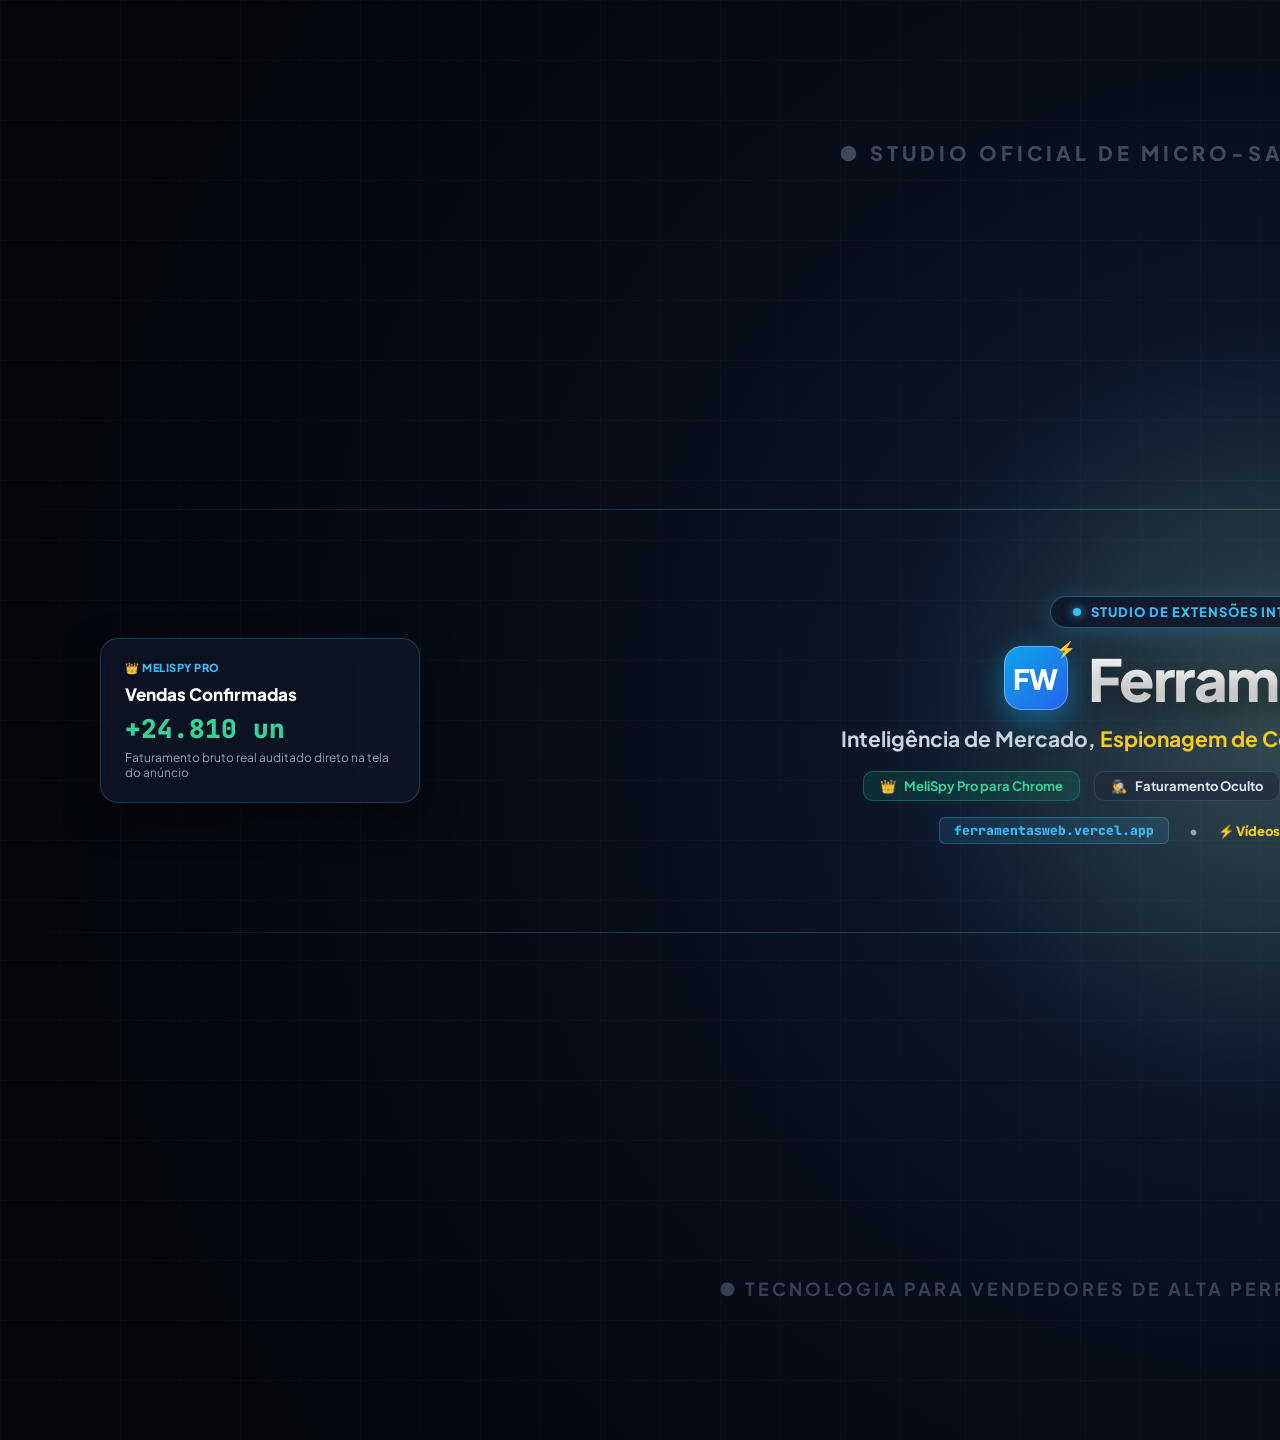
<file: youtube-banner.html>
<!DOCTYPE html>
<html lang="pt-BR">
<head>
  <meta charset="UTF-8">
  <title>YouTube Banner • FerramentasWeb (2560x1440)</title>
  <link rel="preconnect" href="https://fonts.googleapis.com">
  <link rel="preconnect" href="https://fonts.gstatic.com" crossorigin>
  <link href="https://fonts.googleapis.com/css2?family=Plus+Jakarta+Sans:wght@400;500;600;700;800;900&family=JetBrains+Mono:wght@700;800&display=swap" rel="stylesheet">
  <style>
    * { box-sizing: border-box; margin: 0; padding: 0; }
    body {
      width: 2560px;
      height: 1440px;
      background: #060911;
      font-family: 'Plus Jakarta Sans', -apple-system, BlinkMacSystemFont, sans-serif;
      color: #fff;
      position: relative;
      overflow: hidden;
    }

    /* =========================================
       FUNDO CINEMÁTICO (VISÍVEL EM SMART TVs)
       ========================================= */
    .bg-canvas {
      position: absolute;
      top: 0;
      left: 0;
      width: 2560px;
      height: 1440px;
      background: radial-gradient(circle at 50% 50%, #111c35 0%, #080d1a 45%, #04060c 85%);
      z-index: 1;
    }

    /* Grid Tecnológico Sutil */
    .grid-overlay {
      position: absolute;
      top: 0;
      left: 0;
      width: 100%;
      height: 100%;
      background-image: 
        linear-gradient(rgba(255, 255, 255, 0.02) 1px, transparent 1px),
        linear-gradient(90deg, rgba(255, 255, 255, 0.02) 1px, transparent 1px);
      background-size: 60px 60px;
      z-index: 2;
    }

    /* Brilhos Ambientais */
    .glow-cyan {
      position: absolute;
      width: 900px;
      height: 900px;
      border-radius: 50%;
      background: radial-gradient(circle, rgba(56, 189, 248, 0.18) 0%, transparent 70%);
      top: 270px;
      left: 830px;
      pointer-events: none;
      z-index: 3;
    }
    .glow-amber {
      position: absolute;
      width: 700px;
      height: 700px;
      border-radius: 50%;
      background: radial-gradient(circle, rgba(250, 204, 21, 0.12) 0%, transparent 70%);
      top: 370px;
      left: 930px;
      pointer-events: none;
      z-index: 3;
    }

    /* Elementos Topo & Base (Área Exclusiva da TV) */
    .tv-top-tag {
      position: absolute;
      top: 140px;
      left: 50%;
      transform: translateX(-50%);
      font-size: 20px;
      font-weight: 800;
      letter-spacing: 4px;
      color: rgba(148, 163, 184, 0.4);
      text-transform: uppercase;
      z-index: 4;
    }
    .tv-bottom-tag {
      position: absolute;
      bottom: 140px;
      left: 50%;
      transform: translateX(-50%);
      font-size: 18px;
      font-weight: 700;
      letter-spacing: 3px;
      color: rgba(148, 163, 184, 0.35);
      text-transform: uppercase;
      z-index: 4;
    }

    /* ========================================================
       DESKTOP STRIP (2560 x 423 px) • Y: 508.5px até 931.5px
       ======================================================== */
    .desktop-strip {
      position: absolute;
      top: 508.5px;
      left: 0;
      width: 2560px;
      height: 423px;
      z-index: 10;
      display: flex;
      align-items: center;
      justify-content: space-between;
      padding: 0 100px;
    }

    /* Linhas de acento nas bordas do corte de desktop */
    .desktop-border-line-top {
      position: absolute;
      top: 508.5px;
      left: 0;
      width: 2560px;
      height: 1px;
      background: linear-gradient(90deg, transparent 0%, rgba(56, 189, 248, 0.3) 30%, rgba(250, 204, 21, 0.3) 70%, transparent 100%);
      z-index: 5;
    }
    .desktop-border-line-bottom {
      position: absolute;
      top: 931.5px;
      left: 0;
      width: 2560px;
      height: 1px;
      background: linear-gradient(90deg, transparent 0%, rgba(56, 189, 248, 0.3) 30%, rgba(250, 204, 21, 0.3) 70%, transparent 100%);
      z-index: 5;
    }

    /* FLANCO ESQUERDO (Apenas visível em Desktop amplo) */
    .side-widget-left {
      width: 320px;
      background: rgba(15, 23, 42, 0.7);
      backdrop-filter: blur(12px);
      border: 1px solid rgba(56, 189, 248, 0.25);
      border-radius: 18px;
      padding: 22px 24px;
      box-shadow: 0 15px 35px rgba(0,0,0,0.5);
    }
    .widget-tag {
      font-size: 11px;
      font-weight: 800;
      color: #38bdf8;
      text-transform: uppercase;
      letter-spacing: 0.5px;
      margin-bottom: 8px;
    }
    .widget-title {
      font-size: 17px;
      font-weight: 800;
      color: #fff;
      margin-bottom: 6px;
    }
    .widget-stat {
      font-size: 26px;
      font-weight: 900;
      color: #34d399;
      font-family: 'JetBrains Mono', monospace;
    }
    .widget-desc {
      font-size: 12px;
      color: #94a3b8;
      margin-top: 4px;
    }

    /* FLANCO DIREITO (Apenas visível em Desktop amplo) */
    .side-widget-right {
      width: 320px;
      background: rgba(15, 23, 42, 0.7);
      backdrop-filter: blur(12px);
      border: 1px solid rgba(250, 204, 21, 0.25);
      border-radius: 18px;
      padding: 22px 24px;
      text-align: right;
      box-shadow: 0 15px 35px rgba(0,0,0,0.5);
    }

    /* ========================================================
       SAFE AREA CENTRAL RIGOROSA (1546 x 423 px)
       100% VISÍVEL EM CELULAR, TABLET, PC E TV!
       Centralizada exatamente em X: 507px até 2053px
       ======================================================== */
    .safe-core {
      position: absolute;
      top: 508.5px;
      left: 50%;
      transform: translateX(-50%);
      width: 1380px; /* Dentro do limite de 1546px para margem de segurança */
      height: 423px;
      z-index: 20;
      display: flex;
      flex-direction: column;
      align-items: center;
      justify-content: center;
      text-align: center;
      padding: 10px 20px;
    }

    /* Badge Superior */
    .safe-pill {
      display: inline-flex;
      align-items: center;
      gap: 10px;
      background: rgba(15, 23, 42, 0.85);
      border: 1.5px solid rgba(56, 189, 248, 0.4);
      padding: 7px 22px;
      border-radius: 999px;
      font-size: 13px;
      font-weight: 800;
      letter-spacing: 1px;
      text-transform: uppercase;
      color: #38bdf8;
      margin-bottom: 14px;
      box-shadow: 0 4px 20px rgba(56, 189, 248, 0.2);
    }
    .safe-pill-dot {
      width: 8px;
      height: 8px;
      background: #38bdf8;
      border-radius: 50%;
      box-shadow: 0 0 10px #38bdf8;
    }

    /* Logo & Marca Principal */
    .brand-row {
      display: flex;
      align-items: center;
      justify-content: center;
      gap: 20px;
      margin-bottom: 10px;
    }
    .logo-emblem {
      width: 64px;
      height: 64px;
      background: linear-gradient(135deg, #0ea5e9 0%, #2563eb 100%);
      border-radius: 18px;
      display: flex;
      align-items: center;
      justify-content: center;
      font-weight: 900;
      font-size: 28px;
      color: #fff;
      box-shadow: 0 10px 30px rgba(14, 165, 233, 0.5), inset 0 0 0 1px rgba(255, 255, 255, 0.3);
      position: relative;
    }
    .logo-emblem::after {
      content: '⚡';
      position: absolute;
      top: -8px;
      right: -8px;
      font-size: 16px;
    }
    .brand-name {
      font-size: 58px;
      font-weight: 900;
      letter-spacing: -1.5px;
      background: linear-gradient(135deg, #ffffff 40%, #e2e8f0 70%, #94a3b8 100%);
      -webkit-background-clip: text;
      -webkit-text-fill-color: transparent;
      text-shadow: 0 10px 30px rgba(0,0,0,0.5);
    }
    .brand-name span {
      background: linear-gradient(135deg, #38bdf8 0%, #0284c7 100%);
      -webkit-background-clip: text;
      -webkit-text-fill-color: transparent;
    }

    /* Slogan de Posicionamento */
    .brand-tagline {
      font-size: 21px;
      font-weight: 700;
      color: #cbd5e1;
      max-width: 950px;
      line-height: 1.35;
      margin-bottom: 18px;
    }
    .brand-tagline strong {
      color: #facc15;
    }

    /* Pilares de Valor (Pills) */
    .pillars-row {
      display: flex;
      align-items: center;
      justify-content: center;
      gap: 14px;
      flex-wrap: wrap;
      margin-bottom: 16px;
    }
    .pillar-item {
      background: rgba(30, 41, 59, 0.6);
      border: 1px solid rgba(255, 255, 255, 0.1);
      padding: 6px 16px;
      border-radius: 10px;
      font-size: 13px;
      font-weight: 700;
      color: #e2e8f0;
      display: flex;
      align-items: center;
      gap: 8px;
    }
    .pillar-item.featured {
      background: rgba(16, 185, 129, 0.15);
      border-color: rgba(16, 185, 129, 0.4);
      color: #34d399;
    }

    /* Rodapé da Safe Area: URL do Site e Periodicidade */
    .safe-footer {
      display: flex;
      align-items: center;
      gap: 20px;
      font-size: 13px;
      font-weight: 800;
      color: #94a3b8;
    }
    .url-chip {
      background: rgba(56, 189, 248, 0.12);
      border: 1px solid rgba(56, 189, 248, 0.3);
      padding: 4px 14px;
      border-radius: 6px;
      color: #38bdf8;
      font-family: 'JetBrains Mono', monospace;
      font-size: 13px;
    }
    .sub-channel {
      color: #facc15;
      display: flex;
      align-items: center;
      gap: 6px;
    }
  </style>
</head>
<body>

  <!-- Fundo Panorâmico (Smart TV 2560x1440) -->
  <div class="bg-canvas"></div>
  <div class="grid-overlay"></div>
  <div class="glow-cyan"></div>
  <div class="glow-amber"></div>

  <div class="tv-top-tag">● STUDIO OFICIAL DE MICRO-SAAS & EXTENSÕES COMERCIAIS ●</div>
  <div class="tv-bottom-tag">● TECNOLOGIA PARA VENDEDORES DE ALTA PERFORMANCE ● MERCADO LIVRE & E-COMMERCE ●</div>

  <!-- Guias de Corte de Desktop -->
  <div class="desktop-border-line-top"></div>
  <div class="desktop-border-line-bottom"></div>

  <!-- Faixa Desktop (Visível em Monitores e Telas Grandes) -->
  <div class="desktop-strip">
    <!-- Flanco Esquerdo (Desktop) -->
    <div class="side-widget-left">
      <div class="widget-tag">👑 MeliSpy Pro</div>
      <div class="widget-title">Vendas Confirmadas</div>
      <div class="widget-stat">+24.810 un</div>
      <div class="widget-desc">Faturamento bruto real auditado direto na tela do anúncio</div>
    </div>

    <!-- Flanco Direito (Desktop) -->
    <div class="side-widget-right">
      <div class="widget-tag" style="color: #facc15;">💰 Lucro Limpo</div>
      <div class="widget-title">Margem no Bolso</div>
      <div class="widget-stat" style="color: #facc15;">21,5% Líq.</div>
      <div class="widget-desc">Deduz comissões, taxa fixa de R$ 6 e impostos automaticamente</div>
    </div>
  </div>

  <!-- ========================================================
       SAFE AREA CENTRAL (100% VISÍVEL EM TODOS OS DISPOSITIVOS)
       ======================================================== -->
  <div class="safe-core">
    <!-- Badge Superior -->
    <div class="safe-pill">
      <div class="safe-pill-dot"></div>
      <span>STUDIO DE EXTENSÕES INTELIGENTES & AUTOMAÇÕES</span>
    </div>

    <!-- Logo e Marca -->
    <div class="brand-row">
      <div class="logo-emblem">FW</div>
      <h1 class="brand-name">Ferramentas<span>Web</span></h1>
    </div>

    <!-- Slogan / Proposta de Valor -->
    <p class="brand-tagline">
      Inteligência de Mercado, <strong>Espionagem de Concorrentes</strong> e <strong>Lucro Real</strong> no Mercado Livre.
    </p>

    <!-- Pilares de Valor (Visíveis em todos os aparelhos) -->
    <div class="pillars-row">
      <div class="pillar-item featured">
        <span>👑</span>
        <span>MeliSpy Pro para Chrome</span>
      </div>
      <div class="pillar-item">
        <span>🕵️‍♂️</span>
        <span>Faturamento Oculto</span>
      </div>
      <div class="pillar-item">
        <span>📦</span>
        <span>Sensor de Estoque Full</span>
      </div>
      <div class="pillar-item">
        <span>🧮</span>
        <span>Calculadora Reversa</span>
      </div>
    </div>

    <!-- Rodapé: Site e Chamada -->
    <div class="safe-footer">
      <span class="url-chip">ferramentasweb.vercel.app</span>
      <span>•</span>
      <span class="sub-channel">⚡ Vídeos & Análises Toda Semana</span>
      <span>•</span>
      <span>Inscreva-se no Canal</span>
    </div>
  </div>

</body>
</html>
</file>
<file: style.css>
/* Global Reset & Base */
:root {
  --bg-dark: #090d16;
  --bg-card: #131b2e;
  --bg-card-hover: #1a253f;
  --border: #22304d;
  --primary: #38bdf8;
  --primary-glow: rgba(56, 189, 248, 0.25);
  --accent-yellow: #facc15;
  --accent-green: #34d399;
  --text-main: #f8fafc;
  --text-muted: #94a3b8;
  --font-family: 'Plus Jakarta Sans', -apple-system, BlinkMacSystemFont, sans-serif;
}

* {
  margin: 0;
  padding: 0;
  box-sizing: border-box;
}

html {
  scroll-behavior: smooth;
}

body {
  font-family: var(--font-family);
  background-color: var(--bg-dark);
  color: var(--text-main);
  line-height: 1.6;
  overflow-x: hidden;
}

.container {
  max-width: 1200px;
  margin: 0 auto;
  padding: 0 24px;
}

/* Announcement Bar */
.announcement-bar {
  background: linear-gradient(90deg, #ca8a04 0%, #eab308 50%, #ca8a04 100%);
  color: #0f172a;
  text-align: center;
  font-size: 13px;
  font-weight: 600;
  padding: 8px 16px;
  letter-spacing: 0.3px;
}

/* Navbar */
.navbar {
  position: sticky;
  top: 0;
  background: rgba(9, 13, 22, 0.85);
  backdrop-filter: blur(12px);
  border-bottom: 1px solid var(--border);
  z-index: 100;
  padding: 16px 0;
}

.nav-container {
  display: flex;
  justify-content: space-between;
  align-items: center;
  max-width: 1200px;
  margin: 0 auto;
  padding: 0 24px;
}

.brand {
  display: flex;
  align-items: center;
  gap: 8px;
  font-size: 20px;
  font-weight: 800;
  color: #fff;
  text-decoration: none;
}

.brand-badge {
  background: var(--accent-yellow);
  color: #000;
  border-radius: 6px;
  padding: 2px 6px;
  font-size: 14px;
}

.brand-accent {
  color: var(--primary);
}

.nav-links {
  display: flex;
  gap: 28px;
}

.nav-links a {
  color: var(--text-muted);
  text-decoration: none;
  font-size: 14px;
  font-weight: 500;
  transition: color 0.2s;
}

.nav-links a:hover {
  color: #fff;
}

/* Buttons */
.btn {
  display: inline-flex;
  align-items: center;
  justify-content: center;
  gap: 8px;
  font-weight: 700;
  border-radius: 8px;
  cursor: pointer;
  text-decoration: none;
  transition: all 0.2s ease;
  font-size: 14px;
  padding: 10px 20px;
  border: none;
}

.btn-primary {
  background: linear-gradient(135deg, #38bdf8 0%, #2563eb 100%);
  color: #fff;
  box-shadow: 0 4px 20px var(--primary-glow);
}

.btn-primary:hover {
  transform: translateY(-2px);
  box-shadow: 0 6px 24px rgba(56, 189, 248, 0.4);
}

.btn-primary-sm {
  background: var(--primary);
  color: #090d16;
  padding: 8px 16px;
  font-size: 13px;
}

.btn-primary-sm:hover {
  background: #7dd3fc;
}

.btn-outline {
  background: transparent;
  color: #fff;
  border: 1px solid var(--border);
}

.btn-outline:hover {
  background: var(--bg-card);
  border-color: #3b82f6;
}

.btn-outline-full {
  width: 100%;
  background: rgba(255, 255, 255, 0.05);
  color: #fff;
  border: 1px solid var(--border);
  padding: 12px;
}

.btn-outline-full:hover {
  background: var(--primary);
  color: #090d16;
  border-color: var(--primary);
}

.btn-hero-full {
  width: 100%;
  background: linear-gradient(135deg, #10b981 0%, #059669 100%);
  color: #fff;
  padding: 14px;
  font-size: 15px;
  box-shadow: 0 4px 20px rgba(16, 185, 129, 0.35);
}

.btn-hero-full:hover {
  transform: translateY(-2px);
  box-shadow: 0 6px 25px rgba(16, 185, 129, 0.5);
}

.btn-large {
  padding: 14px 28px;
  font-size: 16px;
}

/* Hero Section */
.hero {
  padding: 80px 0 60px;
  text-align: center;
  position: relative;
}

.hero::before {
  content: "";
  position: absolute;
  top: 10%;
  left: 50%;
  transform: translateX(-50%);
  width: 600px;
  height: 350px;
  background: radial-gradient(circle, rgba(56, 189, 248, 0.12) 0%, transparent 70%);
  z-index: 0;
  pointer-events: none;
}

.hero-content {
  position: relative;
  z-index: 1;
}

.badge-pill {
  display: inline-flex;
  align-items: center;
  gap: 8px;
  background: rgba(56, 189, 248, 0.1);
  border: 1px solid rgba(56, 189, 248, 0.3);
  color: var(--primary);
  font-size: 13px;
  font-weight: 600;
  padding: 6px 14px;
  border-radius: 99px;
  margin-bottom: 24px;
}

.pulse-dot {
  width: 8px;
  height: 8px;
  background: var(--accent-green);
  border-radius: 50%;
  box-shadow: 0 0 10px var(--accent-green);
}

.hero-title {
  font-size: 48px;
  font-weight: 800;
  line-height: 1.15;
  max-width: 900px;
  margin: 0 auto 20px;
  letter-spacing: -1px;
}

.gradient-text {
  background: linear-gradient(135deg, #38bdf8 0%, #facc15 100%);
  -webkit-background-clip: text;
  -webkit-text-fill-color: transparent;
}

.hero-subtitle {
  font-size: 18px;
  color: var(--text-muted);
  max-width: 720px;
  margin: 0 auto 36px;
}

.hero-buttons {
  display: flex;
  gap: 16px;
  justify-content: center;
  margin-bottom: 48px;
}

.social-proof-strip {
  display: flex;
  justify-content: center;
  gap: 32px;
  font-size: 13px;
  color: var(--text-muted);
}

/* Sections */
.section {
  padding: 80px 0;
}

.section-tag {
  color: var(--primary);
  font-size: 12px;
  font-weight: 800;
  letter-spacing: 1.5px;
  text-transform: uppercase;
  margin-bottom: 8px;
  text-align: center;
}

.section-title {
  font-size: 34px;
  font-weight: 800;
  text-align: center;
  margin-bottom: 14px;
  letter-spacing: -0.5px;
}

.section-subtitle {
  text-align: center;
  color: var(--text-muted);
  font-size: 16px;
  max-width: 650px;
  margin: 0 auto 48px;
}

/* Mockup Display */
.mockup-container {
  background: #0f172a;
  border: 1px solid var(--border);
  border-radius: 12px;
  overflow: hidden;
  box-shadow: 0 20px 50px rgba(0, 0, 0, 0.6);
  margin-bottom: 60px;
}

.browser-bar {
  background: #1e293b;
  padding: 10px 16px;
  display: flex;
  align-items: center;
  gap: 16px;
  border-bottom: 1px solid var(--border);
}

.dots {
  display: flex;
  gap: 6px;
}

.dot {
  width: 10px;
  height: 10px;
  border-radius: 50%;
}

.dot.red { background: #ef4444; }
.dot.yellow { background: #f59e0b; }
.dot.green { background: #10b981; }

.url-input {
  background: #090d16;
  color: #64748b;
  font-size: 12px;
  padding: 4px 12px;
  border-radius: 6px;
  flex: 1;
  font-family: monospace;
}

.mockup-content {
  padding: 24px;
  background: #0b1120;
}

.meli-page-fake {
  display: flex;
  gap: 24px;
}

.fake-product-box {
  flex: 1;
  background: #1e293b;
  border-radius: 8px;
  padding: 24px;
  border: 1px solid #334155;
}

.fake-badge {
  background: #f97316;
  color: #fff;
  font-size: 10px;
  font-weight: 800;
  display: inline-block;
  padding: 3px 8px;
  border-radius: 4px;
  margin-bottom: 12px;
}

.fake-title {
  font-size: 20px;
  font-weight: 700;
  margin-bottom: 16px;
}

.fake-price {
  font-size: 32px;
  font-weight: 800;
  color: #fff;
  margin-bottom: 8px;
}

.fake-seller {
  font-size: 13px;
  color: var(--text-muted);
}

.fake-sidebar {
  width: 320px;
  background: #0f172a;
  border: 1px solid #38bdf8;
  border-radius: 8px;
  padding: 16px;
  box-shadow: 0 0 20px rgba(56, 189, 248, 0.2);
}

.sidebar-header {
  display: flex;
  align-items: center;
  gap: 8px;
  margin-bottom: 14px;
  font-size: 15px;
}

.pro-tag {
  background: var(--accent-yellow);
  color: #000;
  font-weight: 900;
  font-size: 10px;
  padding: 2px 6px;
  border-radius: 4px;
}

.sidebar-stat-card {
  background: #1e293b;
  padding: 10px 12px;
  border-radius: 6px;
  margin-bottom: 10px;
}

.stat-label {
  font-size: 11px;
  color: var(--text-muted);
}

.stat-val {
  font-size: 18px;
  font-weight: 800;
}

.stat-val.highlight-green { color: var(--accent-green); }
.stat-val.highlight-yellow { color: var(--accent-yellow); }

.sidebar-calc-preview {
  background: #1e293b;
  padding: 12px;
  border-radius: 6px;
  font-size: 12px;
}

.calc-row {
  display: flex;
  justify-content: space-between;
  margin-bottom: 6px;
  color: #cbd5e1;
}

.calc-total {
  border-top: 1px solid #334155;
  padding-top: 8px;
  margin-top: 8px;
  display: flex;
  justify-content: space-between;
  font-weight: 700;
}

.profit-green {
  color: var(--accent-green);
  font-size: 14px;
}

/* Feature Grid */
.features-grid {
  display: grid;
  grid-template-columns: repeat(4, 1fr);
  gap: 20px;
}

.feature-card {
  background: var(--bg-card);
  border: 1px solid var(--border);
  border-radius: 12px;
  padding: 24px;
  transition: transform 0.2s, border-color 0.2s;
}

.feature-card:hover {
  transform: translateY(-4px);
  border-color: #3b82f6;
}

.feature-icon {
  font-size: 32px;
  margin-bottom: 16px;
}

.feature-card h3 {
  font-size: 17px;
  font-weight: 700;
  margin-bottom: 8px;
}

.feature-card p {
  font-size: 13px;
  color: var(--text-muted);
  line-height: 1.5;
}

/* Pricing Grid */
.pricing-grid {
  display: grid;
  grid-template-columns: repeat(5, 1fr);
  gap: 16px;
  align-items: stretch;
}

.price-card {
  background: var(--bg-card);
  border: 1px solid var(--border);
  border-radius: 14px;
  padding: 24px 18px;
  display: flex;
  flex-direction: column;
  position: relative;
  transition: transform 0.2s;
}

.price-card:hover {
  border-color: #3b82f6;
}

.price-header h3 {
  font-size: 18px;
  font-weight: 700;
  margin-bottom: 4px;
}

.price-header p {
  font-size: 12px;
  color: var(--text-muted);
  margin-bottom: 16px;
}

.price-amount {
  display: flex;
  align-items: baseline;
  margin-bottom: 8px;
}

.price-amount .curr {
  font-size: 18px;
  font-weight: 700;
  color: var(--text-muted);
}

.price-amount .val {
  font-size: 38px;
  font-weight: 800;
  color: #fff;
  margin: 0 4px;
}

.price-amount .period {
  font-size: 13px;
  color: var(--text-muted);
}

.price-credits {
  font-size: 12px;
  font-weight: 700;
  background: rgba(255, 255, 255, 0.05);
  padding: 6px 10px;
  border-radius: 6px;
  margin-bottom: 20px;
  text-align: center;
  color: var(--primary);
}

.price-perks {
  list-style: none;
  font-size: 12px;
  color: #cbd5e1;
  display: flex;
  flex-direction: column;
  gap: 10px;
  margin-bottom: 24px;
  flex: 1;
}

.price-perks li.disabled {
  color: #64748b;
  text-decoration: line-through;
  opacity: 0.65;
}


/* Hero / Decoy Card Spotlight */
.hero-card {
  background: #111a33;
  border: 2px solid #10b981;
  box-shadow: 0 0 35px rgba(16, 185, 129, 0.25);
  transform: scale(1.04);
  z-index: 2;
}

.hero-card:hover {
  border-color: #34d399;
}

.hero-ribbon {
  position: absolute;
  top: -12px;
  left: 50%;
  transform: translateX(-50%);
  background: #10b981;
  color: #0f172a;
  font-size: 10px;
  font-weight: 900;
  padding: 4px 12px;
  border-radius: 99px;
  white-space: nowrap;
}

.highlight-credits {
  background: rgba(16, 185, 129, 0.15);
  color: #34d399;
  border: 1px solid rgba(16, 185, 129, 0.3);
}

.card-urgency {
  font-size: 10px;
  text-align: center;
  color: var(--accent-yellow);
  font-weight: 600;
  margin-top: 10px;
}

/* Roadmap Grid */
.roadmap-grid {
  display: grid;
  grid-template-columns: repeat(3, 1fr);
  gap: 24px;
}

.roadmap-card {
  background: var(--bg-card);
  border: 1px solid var(--border);
  border-radius: 12px;
  padding: 24px;
}

.roadmap-card.active-prod {
  border-color: var(--primary);
}

.status-badge {
  display: inline-block;
  font-size: 11px;
  font-weight: 800;
  padding: 3px 8px;
  border-radius: 4px;
  margin-bottom: 12px;
}

.status-badge.live {
  background: rgba(16, 185, 129, 0.15);
  color: #34d399;
}

.status-badge.upcoming {
  background: rgba(148, 163, 184, 0.15);
  color: #94a3b8;
}

.roadmap-card h4 {
  font-size: 18px;
  font-weight: 700;
  margin-bottom: 8px;
}

.roadmap-card p {
  font-size: 13px;
  color: var(--text-muted);
}

/* FAQ */
.faq-container {
  max-width: 800px;
}

.accordion {
  display: flex;
  flex-direction: column;
  gap: 12px;
}

.faq-item {
  background: var(--bg-card);
  border: 1px solid var(--border);
  border-radius: 8px;
  overflow: hidden;
}

.faq-question {
  width: 100%;
  padding: 16px 20px;
  background: none;
  border: none;
  color: #fff;
  font-size: 15px;
  font-weight: 700;
  text-align: left;
  cursor: pointer;
  display: flex;
  justify-content: space-between;
  align-items: center;
}

.faq-answer {
  display: none;
  padding: 0 20px 16px;
  font-size: 14px;
  color: var(--text-muted);
}

.faq-item.active .faq-answer {
  display: block;
}

/* Footer */
.footer {
  border-top: 1px solid var(--border);
  padding: 40px 0;
  margin-top: 60px;
}

.footer-content {
  display: flex;
  justify-content: space-between;
  align-items: center;
}

.footer-brand p {
  font-size: 13px;
  color: var(--text-muted);
  margin-top: 6px;
}

.footer-copy {
  font-size: 13px;
  color: var(--text-muted);
}

/* Modal Overlay */
.modal-overlay {
  display: none;
  position: fixed;
  top: 0;
  left: 0;
  width: 100%;
  height: 100%;
  background: rgba(0, 0, 0, 0.75);
  backdrop-filter: blur(6px);
  z-index: 1000;
  align-items: center;
  justify-content: center;
  padding: 20px;
}

.modal-overlay.active {
  display: flex;
}

.modal-box {
  background: #0f172a;
  border: 1px solid #334155;
  border-radius: 16px;
  width: 100%;
  max-width: 460px;
  padding: 28px;
  position: relative;
  box-shadow: 0 25px 50px -12px rgba(0, 0, 0, 0.7);
}

.modal-close {
  position: absolute;
  top: 18px;
  right: 18px;
  background: none;
  border: none;
  color: var(--text-muted);
  font-size: 24px;
  cursor: pointer;
}

.modal-close:hover { color: #fff; }

.modal-badge {
  background: rgba(56, 189, 248, 0.15);
  color: var(--primary);
  font-size: 11px;
  font-weight: 700;
  padding: 3px 8px;
  border-radius: 4px;
  display: inline-block;
  margin-bottom: 8px;
}

.modal-header h3 {
  font-size: 20px;
  font-weight: 800;
  margin-bottom: 4px;
}

.modal-header p {
  font-size: 13px;
  color: var(--text-muted);
  margin-bottom: 18px;
}

.modal-price-box {
  background: #1e293b;
  border-radius: 8px;
  padding: 14px 18px;
  display: flex;
  justify-content: space-between;
  align-items: center;
  margin-bottom: 18px;
}

.modal-price-label {
  font-size: 13px;
  color: var(--text-muted);
}

.modal-price-value {
  font-size: 24px;
  font-weight: 800;
  color: #34d399;
}

.modal-pix-area label {
  font-size: 12px;
  color: var(--text-muted);
  display: block;
  margin-bottom: 6px;
}

.pix-key-row {
  display: flex;
  gap: 8px;
}

.pix-key-row input {
  flex: 1;
  background: #090d16;
  border: 1px solid #334155;
  border-radius: 6px;
  color: #fff;
  padding: 10px 12px;
  font-size: 13px;
  font-family: monospace;
}

.btn-copy {
  background: #3b82f6;
  color: #fff;
}

.copy-status {
  font-size: 11px;
  color: var(--accent-green);
  display: block;
  margin-top: 4px;
  min-height: 16px;
}

.modal-whatsapp-action {
  margin-top: 16px;
  padding-top: 16px;
  border-top: 1px solid #1e293b;
}

.modal-whatsapp-action p {
  font-size: 12px;
  color: var(--text-muted);
  margin-bottom: 12px;
  line-height: 1.4;
}

.btn-wa {
  width: 100%;
  background: #25d366;
  color: #0f172a;
  font-weight: 800;
  padding: 12px;
  text-decoration: none;
  border-radius: 8px;
  display: inline-block;
  text-align: center;
}

.btn-wa:hover {
  background: #1eb956;
}

/* Responsive */
@media (max-width: 1024px) {
  .pricing-grid {
    grid-template-columns: repeat(3, 1fr);
  }
  .features-grid {
    grid-template-columns: repeat(2, 1fr);
  }
  .hero-card {
    transform: none;
    grid-column: span 3;
  }
}

/* Live Web Simulator */
.web-demo-container {
  margin-bottom: 60px;
}

.demo-box {
  background: #0f172a;
  border: 1px solid #38bdf8;
  box-shadow: 0 0 30px rgba(56, 189, 248, 0.15);
  border-radius: 16px;
  padding: 32px;
  text-align: center;
}

.demo-header h3 {
  font-size: 24px;
  font-weight: 800;
  margin: 8px 0;
}

.demo-header p {
  color: var(--text-muted);
  font-size: 14px;
  margin-bottom: 24px;
}

.demo-badge {
  background: rgba(56, 189, 248, 0.15);
  color: var(--primary);
  font-size: 11px;
  font-weight: 800;
  padding: 4px 10px;
  border-radius: 99px;
  display: inline-block;
  letter-spacing: 0.5px;
}

.demo-quick-pills {
  display: flex;
  align-items: center;
  justify-content: center;
  gap: 8px;
  flex-wrap: wrap;
  margin-bottom: 20px;
}

.demo-quick-pills span {
  font-size: 12px;
  color: var(--text-muted);
}

.pill-btn {
  background: #1e293b;
  border: 1px solid var(--border);
  color: #cbd5e1;
  font-size: 11px;
  font-weight: 600;
  padding: 5px 12px;
  border-radius: 99px;
  cursor: pointer;
  transition: all 0.2s ease;
}

.pill-btn:hover {
  background: var(--primary);
  color: #090d16;
  border-color: var(--primary);
  transform: translateY(-1px);
}

.demo-input-bar {
  display: flex;
  gap: 12px;
  max-width: 720px;
  margin: 0 auto;
}

.demo-input-bar input {
  flex: 1;
  background: #090d16;
  border: 1px solid #334155;
  border-radius: 8px;
  color: #fff;
  padding: 14px 16px;
  font-size: 14px;
}

.demo-input-bar input:focus {
  border-color: var(--primary);
  outline: none;
}

.demo-loading {
  margin-top: 16px;
  color: var(--accent-yellow);
  font-size: 14px;
  font-weight: 600;
}

.demo-result {
  margin-top: 24px;
  border-top: 1px solid var(--border);
  padding-top: 24px;
}

.demo-result-grid {
  display: grid;
  grid-template-columns: repeat(4, 1fr);
  gap: 16px;
  margin-bottom: 16px;
}

.demo-res-card {
  background: #1e293b;
  border-radius: 10px;
  padding: 16px;
  text-align: left;
}

.demo-res-label {
  font-size: 11px;
  color: var(--text-muted);
  display: block;
  margin-bottom: 6px;
}

.demo-res-val {
  font-size: 16px;
  font-weight: 800;
  color: #fff;
}

.highlight-cyan { color: #38bdf8; }
.highlight-green { color: #4ade80; }
.highlight-yellow { color: #facc15; }

/* Math Breakdown Table */
.demo-math-breakdown {
  display: grid;
  grid-template-columns: repeat(5, 1fr);
  gap: 12px;
  background: #131b2e;
  border: 1px solid var(--border);
  border-radius: 10px;
  padding: 16px;
  margin-bottom: 20px;
  text-align: left;
}

.math-col {
  display: flex;
  flex-direction: column;
  gap: 4px;
}

.math-label {
  font-size: 10px;
  color: var(--text-muted);
  text-transform: uppercase;
  font-weight: 700;
}

.math-col strong {
  font-size: 14px;
}

.math-col.highlight-box {
  background: rgba(16, 185, 129, 0.1);
  padding: 8px 12px;
  border-radius: 6px;
  border: 1px solid rgba(16, 185, 129, 0.3);
}

.demo-cta-box {
  background: #131b2e;
  border: 1px dashed var(--border);
  border-radius: 12px;
  padding: 20px;
  display: flex;
  justify-content: space-between;
  align-items: center;
  gap: 16px;
}

.demo-cta-box span {
  font-size: 14px;
  font-weight: 600;
  color: #e2e8f0;
}

/* Simulator Locked States */
.input-locked {
  background: #090d16 !important;
  color: #94a3b8 !important;
  border-color: #334155 !important;
  cursor: not-allowed;
}

.btn-locked {
  background: #334155 !important;
  color: #94a3b8 !important;
  cursor: not-allowed !important;
  box-shadow: none !important;
  transform: none !important;
}

.demo-locked-banner {
  margin-top: 20px;
  background: rgba(239, 68, 68, 0.1);
  border: 1px solid rgba(239, 68, 68, 0.3);
  border-radius: 10px;
  padding: 16px 20px;
  display: flex;
  align-items: center;
  justify-content: space-between;
  gap: 16px;
  text-align: left;
}

.demo-locked-banner span {
  font-size: 13px;
  color: #fca5a5;
  line-height: 1.4;
}

/* Guarantee Badge */
.guarantee-badge-container {
  display: flex;
  justify-content: center;
  margin-bottom: 32px;
}

.guarantee-badge {
  background: rgba(16, 185, 129, 0.1);
  border: 1px solid rgba(16, 185, 129, 0.3);
  color: #34d399;
  font-size: 13px;
  padding: 8px 18px;
  border-radius: 99px;
  text-align: center;
}

/* Pricing Grid adjustments for 4 paid cards */
.paid-only-grid {
  grid-template-columns: repeat(4, 1fr);
}

@media (max-width: 1024px) {
  .paid-only-grid {
    grid-template-columns: repeat(2, 1fr);
  }
  .demo-result-grid {
    grid-template-columns: repeat(2, 1fr);
  }
}

@media (max-width: 768px) {
  .paid-only-grid {
    grid-template-columns: 1fr;
  }
  .demo-input-bar {
    flex-direction: column;
  }
  .demo-cta-box {
    flex-direction: column;
    text-align: center;
  }
  .demo-result-grid {
    grid-template-columns: 1fr;
  }
}

/* =======================================================
   HIGH CONVERSION SALES ELEMENTS & GATILHOS DE OFERTA
   ======================================================= */

/* 1. Anchored Prices ("De R$ X por R$ Y") */
.price-anchoring {
  display: flex;
  align-items: center;
  gap: 8px;
  margin-bottom: 4px;
}

.price-original {
  font-size: 14px;
  color: #94a3b8;
  text-decoration: line-through;
  font-weight: 600;
}

.price-original.hero-orig {
  color: #ef4444;
  font-size: 16px;
  font-weight: 700;
}

.price-discount-tag {
  background: rgba(16, 185, 129, 0.15);
  border: 1px solid rgba(16, 185, 129, 0.35);
  color: #34d399;
  font-size: 11px;
  font-weight: 800;
  padding: 2px 8px;
  border-radius: 99px;
  letter-spacing: 0.5px;
}

.price-discount-tag.hero-tag {
  background: linear-gradient(135deg, rgba(239, 68, 68, 0.2), rgba(245, 158, 11, 0.2));
  border-color: rgba(245, 158, 11, 0.5);
  color: #facc15;
  font-size: 11px;
  animation: pulse-border 2s infinite;
}

/* 2. Urgency Countdown Banner */
.pricing-timer-card {
  background: linear-gradient(135deg, #111a2e 0%, #0d1527 100%);
  border: 1px solid #1e293b;
  border-left: 4px solid #f59e0b;
  border-radius: 12px;
  padding: 20px 24px;
  margin-bottom: 28px;
  box-shadow: 0 10px 30px -10px rgba(0, 0, 0, 0.5);
}

.timer-flex {
  display: flex;
  justify-content: space-between;
  align-items: center;
  gap: 20px;
  flex-wrap: wrap;
}

.timer-tag {
  display: inline-block;
  background: rgba(245, 158, 11, 0.15);
  color: #facc15;
  font-size: 11px;
  font-weight: 800;
  padding: 4px 10px;
  border-radius: 99px;
  letter-spacing: 0.8px;
  margin-bottom: 6px;
}

.timer-heading {
  font-size: 16px;
  font-weight: 700;
  color: #fff;
  margin: 0;
}

.timer-clock {
  display: flex;
  align-items: center;
  gap: 8px;
}

.timer-unit {
  background: #090d16;
  border: 1px solid #334155;
  border-radius: 8px;
  padding: 6px 12px;
  text-align: center;
  min-width: 54px;
}

.timer-unit span {
  display: block;
  font-family: monospace;
  font-size: 20px;
  font-weight: 800;
  color: #38bdf8;
  letter-spacing: 1px;
}

.timer-unit label {
  display: block;
  font-size: 9px;
  text-transform: uppercase;
  color: #64748b;
  font-weight: 700;
  letter-spacing: 0.5px;
}

.timer-colon {
  font-size: 20px;
  font-weight: 800;
  color: #38bdf8;
}

/* Stock Progress Bar */
.stock-progress-wrap {
  margin-top: 14px;
  padding-top: 12px;
  border-top: 1px solid #1e293b;
}

.stock-progress-bar {
  height: 8px;
  background: #1e293b;
  border-radius: 99px;
  overflow: hidden;
  margin-bottom: 6px;
}

.stock-progress-fill {
  height: 100%;
  background: linear-gradient(90deg, #10b981 0%, #f59e0b 70%, #ef4444 100%);
  border-radius: 99px;
  transition: width 1s ease-in-out;
}

.stock-label {
  font-size: 12px;
  color: #94a3b8;
}

/* 3. Button Pulse and Glow Animations */
@keyframes pulse-cta {
  0% {
    box-shadow: 0 0 0 0 rgba(16, 185, 129, 0.7);
    transform: scale(1);
  }
  70% {
    box-shadow: 0 0 0 12px rgba(16, 185, 129, 0);
    transform: scale(1.02);
  }
  100% {
    box-shadow: 0 0 0 0 rgba(16, 185, 129, 0);
    transform: scale(1);
  }
}

@keyframes pulse-border {
  0%, 100% { border-color: rgba(245, 158, 11, 0.4); }
  50% { border-color: rgba(245, 158, 11, 0.9); }
}

.pulse-btn {
  animation: pulse-cta 2.2s infinite ease-in-out;
}

.countdown-badge {
  background: #0f172a;
  border: 1px solid #f59e0b;
  color: #facc15;
  font-family: monospace;
  font-weight: 800;
  padding: 2px 8px;
  border-radius: 4px;
  letter-spacing: 1px;
}

/* 4. Exit Intent Retention Pop-up */
.exit-modal-overlay {
  position: fixed;
  inset: 0;
  background: rgba(0, 0, 0, 0.88);
  backdrop-filter: blur(8px);
  display: flex;
  align-items: center;
  justify-content: center;
  z-index: 999999;
  opacity: 0;
  visibility: hidden;
  pointer-events: none;
  transition: all 0.3s ease;
  padding: 20px;
}

.exit-modal-overlay.active {
  opacity: 1;
  visibility: visible;
  pointer-events: auto;
}

.exit-modal-box {
  background: #0f172a;
  border: 2px solid #f59e0b;
  border-radius: 16px;
  max-width: 520px;
  width: 100%;
  padding: 32px;
  position: relative;
  text-align: center;
  box-shadow: 0 25px 60px -15px rgba(245, 158, 11, 0.3);
  transform: translateY(20px) scale(0.95);
  transition: all 0.3s cubic-bezier(0.34, 1.56, 0.64, 1);
}

.exit-modal-overlay.active .exit-modal-box {
  transform: translateY(0) scale(1);
}

.exit-modal-close {
  position: absolute;
  top: 14px;
  right: 14px;
  background: none;
  border: none;
  color: #64748b;
  font-size: 24px;
  cursor: pointer;
  transition: color 0.2s;
}

.exit-modal-close:hover {
  color: #fff;
}

.exit-badge {
  display: inline-block;
  background: rgba(239, 68, 68, 0.15);
  border: 1px solid rgba(239, 68, 68, 0.4);
  color: #f87171;
  font-size: 11px;
  font-weight: 800;
  padding: 4px 12px;
  border-radius: 99px;
  margin-bottom: 12px;
  letter-spacing: 0.5px;
}

.exit-title {
  font-size: 24px;
  font-weight: 800;
  color: #fff;
  margin-bottom: 8px;
}

.exit-desc {
  font-size: 14px;
  color: #94a3b8;
  line-height: 1.5;
  margin-bottom: 20px;
}

.exit-coupon-box {
  background: #141e33;
  border: 1px dashed #f59e0b;
  border-radius: 10px;
  padding: 16px;
  margin-bottom: 22px;
}

.exit-discount-val {
  font-size: 28px;
  font-weight: 900;
  color: #facc15;
  letter-spacing: -0.5px;
}

.exit-discount-sub {
  font-size: 12px;
  color: #38bdf8;
  margin-top: 4px;
}

.exit-btn-claim {
  background: linear-gradient(135deg, #f59e0b 0%, #d97706 100%);
  color: #0f172a;
  width: 100%;
  padding: 14px;
  border-radius: 8px;
  font-size: 15px;
  font-weight: 900;
  border: none;
  cursor: pointer;
  box-shadow: 0 10px 20px -5px rgba(245, 158, 11, 0.4);
  transition: all 0.2s;
}

.exit-btn-claim:hover {
  transform: translateY(-2px);
  box-shadow: 0 14px 25px -5px rgba(245, 158, 11, 0.6);
}

.exit-btn-skip {
  display: inline-block;
  margin-top: 12px;
  font-size: 11px;
  color: #64748b;
  text-decoration: underline;
  cursor: pointer;
}

.exit-btn-skip:hover {
  color: #94a3b8;
}

/* 5. Live Social Proof Toast Ticker */
.sales-ticker-toast {
  position: fixed;
  bottom: 20px;
  left: 20px;
  background: #0f172a;
  border: 1px solid #1e293b;
  border-left: 3px solid #10b981;
  border-radius: 10px;
  padding: 12px 16px;
  display: flex;
  align-items: center;
  gap: 12px;
  box-shadow: 0 15px 35px -10px rgba(0, 0, 0, 0.6);
  z-index: 999;
  max-width: 340px;
  transform: translateY(120px);
  opacity: 0;
  transition: all 0.4s cubic-bezier(0.34, 1.56, 0.64, 1);
  pointer-events: none;
}

.sales-ticker-toast.show {
  transform: translateY(0);
  opacity: 1;
  pointer-events: auto;
}

.ticker-icon {
  width: 32px;
  height: 32px;
  border-radius: 50%;
  background: rgba(16, 185, 129, 0.15);
  display: flex;
  align-items: center;
  justify-content: center;
  font-size: 14px;
  flex-shrink: 0;
}

.ticker-content {
  font-size: 12px;
  color: #cbd5e1;
  line-height: 1.35;
}

.ticker-content strong {
  color: #fff;
}

.ticker-time {
  font-size: 10px;
  color: #64748b;
  margin-top: 2px;
}

/* Floating WhatsApp Support Button */
.floating-wa-btn {
  position: fixed;
  bottom: 24px;
  right: 24px;
  background: #25d366;
  color: #fff;
  border-radius: 999px;
  padding: 12px 20px;
  display: flex;
  align-items: center;
  gap: 10px;
  text-decoration: none;
  font-weight: 800;
  font-size: 14px;
  box-shadow: 0 10px 25px rgba(37, 211, 102, 0.4);
  z-index: 9999;
  transition: all 0.3s;
}

.floating-wa-btn:hover {
  transform: translateY(-3px) scale(1.03);
  box-shadow: 0 14px 32px rgba(37, 211, 102, 0.55);
  color: #fff;
}

@media (max-width: 640px) {
  .floating-wa-btn {
    bottom: 16px;
    right: 16px;
    padding: 10px 16px;
    font-size: 13px;
  }
}

/* ========================================================
   RODAPÉ MULTI-COLUNA & SHOPEE PRICING COMPATIBILIDADE GLOBAL
   ======================================================== */
.footer-container {
  display: grid !important;
  grid-template-columns: 2fr 1fr 1fr !important;
  gap: 40px !important;
  padding-bottom: 40px !important;
  border-bottom: 1px solid #1e293b !important;
}

@media (max-width: 768px) {
  .footer-container {
    grid-template-columns: 1fr !important;
    gap: 30px !important;
  }
}

.footer-col h4 {
  font-size: 14px !important;
  font-weight: 800 !important;
  color: #fff !important;
  margin-bottom: 16px !important;
  text-transform: uppercase !important;
  letter-spacing: 0.5px !important;
}

.footer-col ul {
  list-style: none !important;
  padding: 0 !important;
  margin: 0 !important;
  display: flex !important;
  flex-direction: column !important;
  gap: 10px !important;
}

.footer-col ul li {
  list-style-type: none !important;
}

.footer-col ul li a {
  color: #94a3b8 !important;
  text-decoration: none !important;
  font-size: 13px !important;
  transition: color 0.2s !important;
}

.footer-col ul li a:hover {
  color: #ff7043 !important;
}

.footer-bottom {
  padding-top: 24px !important;
  text-align: center !important;
  font-size: 12px !important;
  color: #64748b !important;
}

/* Shopee Pricing Grid Global */
.shopee-pricing-grid {
  display: grid !important;
  grid-template-columns: repeat(auto-fit, minmax(320px, 480px)) !important;
  gap: 32px !important;
  justify-content: center !important;
  margin-top: 40px !important;
}

.shopee-price-card {
  background: #0f172a !important;
  border: 1px solid #1e293b !important;
  border-radius: 20px !important;
  padding: 36px 30px !important;
  display: flex !important;
  flex-direction: column !important;
  position: relative !important;
  box-shadow: 0 12px 35px rgba(0, 0, 0, 0.5) !important;
  transition: all 0.3s ease !important;
}

.shopee-price-card:hover {
  transform: translateY(-4px) !important;
  box-shadow: 0 20px 50px rgba(0, 0, 0, 0.7) !important;
}

.shopee-price-card.featured {
  background: radial-gradient(circle at 50% 0%, #1e1b4b 0%, #0b1120 100%) !important;
  border: 2px solid #8b5cf6 !important;
  box-shadow: 0 15px 45px rgba(139, 92, 246, 0.3) !important;
}
</file>
<file: portal.css>
/* FerramentasWeb Portal Stylesheet */
:root {
  --portal-bg: #060913;
  --portal-bg-card: #0d1527;
  --portal-bg-card-hover: #131f38;
  --portal-border: rgba(255, 255, 255, 0.08);
  --portal-border-hover: rgba(255, 255, 255, 0.2);
  --portal-primary: #38bdf8;
  --portal-meli-yellow: #facc15;
  --portal-shopee-orange: #ee4d2d;
  --portal-green: #10b981;
  --portal-text: #f8fafc;
  --portal-text-muted: #94a3b8;
  --portal-glow-meli: rgba(250, 204, 21, 0.15);
  --portal-glow-shopee: rgba(238, 77, 45, 0.18);
  --portal-glow-primary: rgba(56, 189, 248, 0.15);
}

/* Header & Navbar */
.portal-header {
  position: sticky;
  top: 0;
  width: 100%;
  background: rgba(6, 9, 19, 0.88);
  backdrop-filter: blur(16px);
  -webkit-backdrop-filter: blur(16px);
  border-bottom: 1px solid var(--portal-border);
  z-index: 1000;
  transition: all 0.3s ease;
}

.portal-nav-container {
  max-width: 1240px;
  margin: 0 auto;
  padding: 14px 24px;
  display: flex;
  align-items: center;
  justify-content: space-between;
  gap: 20px;
}

.portal-brand {
  display: flex;
  align-items: center;
  gap: 12px;
  text-decoration: none;
  color: var(--portal-text);
}

.portal-brand-logo {
  width: 38px;
  height: 38px;
  border-radius: 10px;
  background: linear-gradient(135deg, #1e293b, #0f172a);
  border: 1px solid rgba(255, 255, 255, 0.15);
  display: flex;
  align-items: center;
  justify-content: center;
  box-shadow: 0 4px 15px rgba(56, 189, 248, 0.2);
  font-size: 20px;
}

.portal-brand-title {
  display: flex;
  flex-direction: column;
}

.portal-brand-name {
  font-size: 18px;
  font-weight: 900;
  letter-spacing: -0.5px;
  background: linear-gradient(90deg, #ffffff 40%, #94a3b8 100%);
  -webkit-background-clip: text;
  -webkit-text-fill-color: transparent;
}

.portal-brand-tag {
  font-size: 10px;
  font-weight: 700;
  color: var(--portal-primary);
  text-transform: uppercase;
  letter-spacing: 0.8px;
}

/* Nav Menu */
.portal-nav-links {
  display: flex;
  align-items: center;
  gap: 26px;
  list-style: none;
}

.portal-nav-links a {
  color: var(--portal-text-muted);
  text-decoration: none;
  font-size: 14px;
  font-weight: 600;
  transition: all 0.2s ease;
  position: relative;
  display: flex;
  align-items: center;
  gap: 6px;
}

.portal-nav-links a:hover {
  color: #fff;
}

.portal-nav-links a.active {
  color: #fff;
}

.nav-product-tag {
  font-size: 9px;
  padding: 2px 6px;
  border-radius: 4px;
  font-weight: 800;
  text-transform: uppercase;
}
.nav-tag-meli {
  background: rgba(250, 204, 21, 0.15);
  color: #facc15;
  border: 1px solid rgba(250, 204, 21, 0.3);
}
.nav-tag-shopee {
  background: rgba(238, 77, 45, 0.15);
  color: #ff7043;
  border: 1px solid rgba(238, 77, 45, 0.3);
}
.nav-tag-darkcuts {
  background: rgba(168, 85, 247, 0.15);
  color: #c084fc;
  border: 1px solid rgba(168, 85, 247, 0.3);
}

/* Nav Actions */
.portal-nav-actions {
  display: flex;
  align-items: center;
  gap: 12px;
}

.btn-nav-whatsapp {
  background: rgba(37, 211, 102, 0.12);
  border: 1px solid rgba(37, 211, 102, 0.35);
  color: #4ade80;
  padding: 8px 14px;
  border-radius: 8px;
  font-size: 13px;
  font-weight: 700;
  text-decoration: none;
  display: flex;
  align-items: center;
  gap: 6px;
  transition: all 0.2s;
}

.btn-nav-whatsapp:hover {
  background: rgba(37, 211, 102, 0.22);
  transform: translateY(-1px);
}

.btn-nav-cta {
  background: linear-gradient(135deg, #38bdf8 0%, #0284c7 100%);
  color: #fff;
  border: none;
  padding: 9px 18px;
  border-radius: 8px;
  font-size: 13px;
  font-weight: 800;
  text-decoration: none;
  display: flex;
  align-items: center;
  gap: 6px;
  box-shadow: 0 4px 14px rgba(2, 132, 199, 0.3);
  transition: all 0.2s;
}

.btn-nav-cta:hover {
  transform: translateY(-2px);
  box-shadow: 0 6px 20px rgba(2, 132, 199, 0.45);
}

/* Mobile Hamburger */
.portal-menu-toggle {
  display: none;
  background: transparent;
  border: 1px solid var(--portal-border);
  color: #fff;
  padding: 8px;
  border-radius: 8px;
  cursor: pointer;
}

/* Mobile Drawer */
.portal-mobile-menu {
  display: none;
  position: fixed;
  top: 68px;
  left: 0;
  width: 100%;
  background: #090f1f;
  border-bottom: 1px solid var(--portal-border);
  padding: 24px;
  flex-direction: column;
  gap: 16px;
  z-index: 999;
  box-shadow: 0 10px 30px rgba(0,0,0,0.8);
}

.portal-mobile-menu.open {
  display: flex;
}

.portal-mobile-menu a {
  color: #cbd5e1;
  text-decoration: none;
  font-size: 16px;
  font-weight: 700;
  padding: 10px 0;
  border-bottom: 1px solid rgba(255, 255, 255, 0.05);
  display: flex;
  align-items: center;
  justify-content: space-between;
}

/* Hero Section */
.portal-hero {
  position: relative;
  padding: 80px 24px 60px;
  max-width: 1240px;
  margin: 0 auto;
  text-align: center;
  overflow: hidden;
}

.portal-hero-pill {
  display: inline-flex;
  align-items: center;
  gap: 8px;
  background: rgba(56, 189, 248, 0.08);
  border: 1px solid rgba(56, 189, 248, 0.3);
  padding: 6px 16px;
  border-radius: 999px;
  font-size: 12px;
  font-weight: 800;
  color: #38bdf8;
  margin-bottom: 24px;
  text-transform: uppercase;
  letter-spacing: 0.6px;
}

.portal-hero-title {
  font-size: 48px;
  line-height: 1.15;
  font-weight: 900;
  letter-spacing: -1.2px;
  color: #fff;
  max-width: 900px;
  margin: 0 auto 20px;
}

.portal-hero-title span.grad-blue {
  background: linear-gradient(135deg, #38bdf8, #818cf8);
  -webkit-background-clip: text;
  -webkit-text-fill-color: transparent;
}

.portal-hero-title span.grad-meli {
  background: linear-gradient(135deg, #facc15, #f59e0b);
  -webkit-background-clip: text;
  -webkit-text-fill-color: transparent;
}

.portal-hero-title span.grad-shopee {
  background: linear-gradient(135deg, #ff7043, #ee4d2d);
  -webkit-background-clip: text;
  -webkit-text-fill-color: transparent;
}

.portal-hero-subtitle {
  font-size: 18px;
  line-height: 1.6;
  color: var(--portal-text-muted);
  max-width: 720px;
  margin: 0 auto 36px;
}

.portal-hero-actions {
  display: flex;
  align-items: center;
  justify-content: center;
  gap: 16px;
  flex-wrap: wrap;
  margin-bottom: 48px;
}

.portal-btn-primary {
  background: linear-gradient(135deg, #38bdf8, #0284c7);
  color: #fff;
  padding: 14px 28px;
  border-radius: 10px;
  font-size: 15px;
  font-weight: 800;
  text-decoration: none;
  box-shadow: 0 8px 24px rgba(2, 132, 199, 0.4);
  transition: all 0.25s;
  display: inline-flex;
  align-items: center;
  gap: 8px;
}

.portal-btn-primary:hover {
  transform: translateY(-2px);
  box-shadow: 0 12px 30px rgba(2, 132, 199, 0.55);
}

.portal-btn-secondary {
  background: rgba(15, 23, 42, 0.7);
  border: 1px solid rgba(255, 255, 255, 0.15);
  color: #f8fafc;
  padding: 14px 26px;
  border-radius: 10px;
  font-size: 15px;
  font-weight: 700;
  text-decoration: none;
  transition: all 0.25s;
  display: inline-flex;
  align-items: center;
  gap: 8px;
}

.portal-btn-secondary:hover {
  background: rgba(30, 41, 59, 0.9);
  border-color: rgba(255, 255, 255, 0.3);
  transform: translateY(-2px);
}

/* Stats Ribbon */
.portal-stats-bar {
  display: grid;
  grid-template-columns: repeat(4, 1fr);
  gap: 16px;
  max-width: 1000px;
  margin: 0 auto;
  background: rgba(13, 21, 39, 0.6);
  border: 1px solid var(--portal-border);
  border-radius: 16px;
  padding: 20px 28px;
  backdrop-filter: blur(10px);
}

.portal-stat-item {
  display: flex;
  flex-direction: column;
  align-items: center;
  text-align: center;
}

.portal-stat-num {
  font-size: 26px;
  font-weight: 900;
  color: #fff;
  letter-spacing: -0.5px;
}

.portal-stat-num.highlight-blue { color: #38bdf8; }
.portal-stat-num.highlight-yellow { color: #facc15; }
.portal-stat-num.highlight-orange { color: #ff7043; }
.portal-stat-num.highlight-green { color: #34d399; }

.portal-stat-desc {
  font-size: 12px;
  color: var(--portal-text-muted);
  font-weight: 600;
  margin-top: 2px;
}

/* Section Header Generic */
.section-head {
  text-align: center;
  max-width: 760px;
  margin: 0 auto 50px;
}

.section-pill {
  display: inline-flex;
  align-items: center;
  gap: 6px;
  font-size: 11px;
  font-weight: 800;
  text-transform: uppercase;
  letter-spacing: 0.8px;
  padding: 4px 12px;
  border-radius: 999px;
  margin-bottom: 12px;
}

.section-head h2 {
  font-size: 36px;
  font-weight: 900;
  color: #fff;
  line-height: 1.2;
  letter-spacing: -0.8px;
  margin-bottom: 14px;
}

.section-head p {
  font-size: 16px;
  color: var(--portal-text-muted);
  line-height: 1.6;
}

/* Products Showcase (MeliSpy & ShopeeSpy Cards) */
.portal-products-section {
  padding: 80px 24px;
  max-width: 1240px;
  margin: 0 auto;
}

.products-duo-grid {
  display: grid;
  grid-template-columns: 1fr 1fr;
  gap: 32px;
}

.products-trio-grid {
  display: grid;
  grid-template-columns: repeat(3, 1fr);
  gap: 28px;
}

.product-showcase-card {
  position: relative;
  background: var(--portal-bg-card);
  border: 1px solid var(--portal-border);
  border-radius: 24px;
  padding: 36px 32px;
  display: flex;
  flex-direction: column;
  justify-content: space-between;
  transition: all 0.35s cubic-bezier(0.16, 1, 0.3, 1);
  overflow: hidden;
}

.product-showcase-card:hover {
  transform: translateY(-6px);
  border-color: var(--portal-border-hover);
}

.card-meli {
  box-shadow: 0 10px 40px rgba(0, 0, 0, 0.4), inset 0 1px 0 rgba(250, 204, 21, 0.15);
}
.card-meli:hover {
  box-shadow: 0 16px 50px rgba(250, 204, 21, 0.18), inset 0 1px 0 rgba(250, 204, 21, 0.4);
  border-color: rgba(250, 204, 21, 0.4);
}

.card-shopee {
  box-shadow: 0 10px 40px rgba(0, 0, 0, 0.4), inset 0 1px 0 rgba(238, 77, 45, 0.15);
}
.card-shopee:hover {
  box-shadow: 0 16px 50px rgba(238, 77, 45, 0.22), inset 0 1px 0 rgba(238, 77, 45, 0.4);
  border-color: rgba(238, 77, 45, 0.4);
}

.card-darkcuts {
  box-shadow: 0 10px 40px rgba(0, 0, 0, 0.4), inset 0 1px 0 rgba(168, 85, 247, 0.2);
}
.card-darkcuts:hover {
  box-shadow: 0 16px 50px rgba(168, 85, 247, 0.25), inset 0 1px 0 rgba(168, 85, 247, 0.5);
  border-color: rgba(168, 85, 247, 0.45);
}

.product-card-badge {
  align-self: flex-start;
  padding: 6px 12px;
  border-radius: 8px;
  font-size: 11px;
  font-weight: 800;
  text-transform: uppercase;
  letter-spacing: 0.5px;
  margin-bottom: 20px;
}
.badge-meli {
  background: rgba(250, 204, 21, 0.12);
  color: #facc15;
  border: 1px solid rgba(250, 204, 21, 0.35);
}
.badge-shopee {
  background: rgba(238, 77, 45, 0.12);
  color: #ff7043;
  border: 1px solid rgba(238, 77, 45, 0.35);
}
.badge-darkcuts {
  background: rgba(168, 85, 247, 0.15);
  color: #c084fc;
  border: 1px solid rgba(168, 85, 247, 0.35);
}

.product-card-header {
  display: flex;
  align-items: center;
  gap: 16px;
  margin-bottom: 16px;
}

.product-card-icon {
  width: 56px;
  height: 56px;
  border-radius: 14px;
  display: flex;
  align-items: center;
  justify-content: center;
  box-shadow: 0 8px 20px rgba(0,0,0,0.3);
  overflow: hidden;
  flex-shrink: 0;
}
.product-card-icon img {
  width: 100%;
  height: 100%;
  object-fit: cover;
}

.product-card-title-group h3 {
  font-size: 26px;
  font-weight: 900;
  color: #fff;
  letter-spacing: -0.5px;
}

.product-card-title-group p {
  font-size: 13px;
  color: var(--portal-text-muted);
  font-weight: 600;
}

.product-card-description {
  font-size: 15px;
  line-height: 1.6;
  color: #cbd5e1;
  margin-bottom: 24px;
}

.product-card-features {
  list-style: none;
  display: flex;
  flex-direction: column;
  gap: 12px;
  margin-bottom: 28px;
}

.product-card-features li {
  display: flex;
  align-items: flex-start;
  gap: 10px;
  font-size: 13.5px;
  color: #e2e8f0;
  line-height: 1.45;
}

.product-card-features li span.icon-check {
  font-weight: 900;
  flex-shrink: 0;
  margin-top: 1px;
}

.card-meli .icon-check { color: #facc15; }
.card-shopee .icon-check { color: #ff7043; }
.card-darkcuts .icon-check { color: #c084fc; }

.product-card-pricing {
  background: rgba(0, 0, 0, 0.3);
  border-radius: 14px;
  padding: 16px 20px;
  display: flex;
  align-items: center;
  justify-content: space-between;
  margin-bottom: 24px;
}

.pricing-info-left {
  display: flex;
  flex-direction: column;
}

.pricing-info-left span.plan-name {
  font-size: 12px;
  font-weight: 800;
  color: #94a3b8;
  text-transform: uppercase;
}

.pricing-info-left span.plan-badge {
  font-size: 10px;
  color: #34d399;
  font-weight: 700;
}

.pricing-info-right {
  text-align: right;
}

.pricing-info-right span.price-val {
  font-size: 24px;
  font-weight: 900;
  color: #fff;
  font-family: monospace;
}

.pricing-info-right span.price-pix {
  font-size: 11px;
  color: #94a3b8;
  display: block;
}

.product-card-actions {
  display: flex;
  gap: 12px;
  flex-direction: column;
}

.btn-product-detail {
  width: 100%;
  padding: 14px;
  border-radius: 10px;
  font-size: 14px;
  font-weight: 800;
  text-align: center;
  text-decoration: none;
  transition: all 0.25s;
  display: flex;
  align-items: center;
  justify-content: center;
  gap: 8px;
}

.btn-meli-primary {
  background: linear-gradient(135deg, #facc15 0%, #eab308 100%);
  color: #000;
  box-shadow: 0 6px 20px rgba(250, 204, 21, 0.3);
}
.btn-meli-primary:hover {
  transform: translateY(-2px);
  box-shadow: 0 10px 25px rgba(250, 204, 21, 0.45);
}

.btn-shopee-primary {
  background: linear-gradient(135deg, #ff7043 0%, #ee4d2d 100%);
  color: #fff;
  box-shadow: 0 6px 20px rgba(238, 77, 45, 0.35);
}
.btn-shopee-primary:hover {
  transform: translateY(-2px);
  box-shadow: 0 10px 25px rgba(238, 77, 45, 0.5);
}

.btn-darkcuts-primary {
  background: linear-gradient(135deg, #7c3aed 0%, #a855f7 100%);
  color: #fff;
  box-shadow: 0 6px 20px rgba(168, 85, 247, 0.35);
}
.btn-darkcuts-primary:hover {
  transform: translateY(-2px);
  box-shadow: 0 10px 25px rgba(168, 85, 247, 0.5);
}

/* Section: Sobre a FerramentasWeb */
.portal-about-section {
  padding: 80px 24px;
  background: linear-gradient(180deg, transparent 0%, rgba(13, 21, 39, 0.5) 50%, transparent 100%);
}

.about-inner {
  max-width: 1140px;
  margin: 0 auto;
  display: grid;
  grid-template-columns: 1fr 1fr;
  gap: 48px;
  align-items: center;
}

.about-text h2 {
  font-size: 34px;
  font-weight: 900;
  color: #fff;
  line-height: 1.25;
  letter-spacing: -0.6px;
  margin-bottom: 20px;
}

.about-text p {
  font-size: 16px;
  line-height: 1.7;
  color: #cbd5e1;
  margin-bottom: 20px;
}

.about-pillars {
  display: grid;
  grid-template-columns: 1fr;
  gap: 16px;
}

.pillar-item {
  background: var(--portal-bg-card);
  border: 1px solid var(--portal-border);
  border-radius: 16px;
  padding: 20px 22px;
  display: flex;
  gap: 16px;
  align-items: flex-start;
  transition: all 0.25s;
}

.pillar-item:hover {
  border-color: rgba(56, 189, 248, 0.3);
  transform: translateX(4px);
}

.pillar-icon {
  width: 44px;
  height: 44px;
  border-radius: 12px;
  background: rgba(56, 189, 248, 0.1);
  color: #38bdf8;
  display: flex;
  align-items: center;
  justify-content: center;
  font-size: 20px;
  flex-shrink: 0;
}

.pillar-content h4 {
  font-size: 16px;
  font-weight: 800;
  color: #fff;
  margin-bottom: 4px;
}

.pillar-content p {
  font-size: 13px;
  color: var(--portal-text-muted);
  line-height: 1.5;
  margin-bottom: 0;
}

/* Combo Ecossistema Section */
.portal-combo-section {
  padding: 80px 24px;
  max-width: 1140px;
  margin: 0 auto;
}

.combo-banner-card {
  position: relative;
  background: linear-gradient(135deg, rgba(250, 204, 21, 0.08) 0%, rgba(13, 21, 39, 0.95) 50%, rgba(238, 77, 45, 0.1) 100%);
  border: 2px solid rgba(255, 255, 255, 0.15);
  border-radius: 28px;
  padding: 48px;
  display: grid;
  grid-template-columns: 1.2fr 0.8fr;
  gap: 40px;
  align-items: center;
  box-shadow: 0 20px 60px rgba(0, 0, 0, 0.6);
  overflow: hidden;
}

.combo-banner-card::before {
  content: '';
  position: absolute;
  top: 0;
  left: 0;
  right: 0;
  height: 4px;
  background: linear-gradient(90deg, #facc15 0%, #38bdf8 50%, #ee4d2d 100%);
}

.combo-left-pill {
  display: inline-flex;
  align-items: center;
  gap: 8px;
  background: rgba(250, 204, 21, 0.15);
  border: 1px solid rgba(250, 204, 21, 0.4);
  color: #facc15;
  padding: 4px 12px;
  border-radius: 999px;
  font-size: 11px;
  font-weight: 800;
  text-transform: uppercase;
  margin-bottom: 16px;
}

.combo-content h3 {
  font-size: 32px;
  font-weight: 900;
  color: #fff;
  line-height: 1.2;
  margin-bottom: 14px;
}

.combo-content p {
  font-size: 15px;
  color: #cbd5e1;
  line-height: 1.6;
  margin-bottom: 24px;
}

.combo-benefits {
  list-style: none;
  display: flex;
  flex-direction: column;
  gap: 10px;
}

.combo-benefits li {
  display: flex;
  align-items: center;
  gap: 8px;
  font-size: 13.5px;
  color: #f1f5f9;
  font-weight: 600;
}

.combo-pricing-box {
  background: #080d1a;
  border: 1px solid rgba(255, 255, 255, 0.12);
  border-radius: 20px;
  padding: 32px 28px;
  text-align: center;
  display: flex;
  flex-direction: column;
  align-items: center;
  gap: 16px;
}

.combo-old-price {
  font-size: 14px;
  color: #94a3b8;
  text-decoration: line-through;
}

.combo-cur-price {
  font-size: 42px;
  font-weight: 900;
  color: #fff;
  font-family: monospace;
  line-height: 1;
}

.combo-cur-price span {
  font-size: 18px;
  color: #38bdf8;
}

.combo-pix-tag {
  background: rgba(16, 185, 129, 0.15);
  border: 1px solid rgba(16, 185, 129, 0.4);
  color: #34d399;
  padding: 4px 10px;
  border-radius: 6px;
  font-size: 12px;
  font-weight: 800;
}

.btn-combo-buy {
  width: 100%;
  background: linear-gradient(135deg, #10b981 0%, #059669 100%);
  color: #fff;
  padding: 16px;
  border-radius: 12px;
  font-size: 15px;
  font-weight: 900;
  text-decoration: none;
  text-align: center;
  box-shadow: 0 8px 25px rgba(16, 185, 129, 0.4);
  transition: all 0.25s;
}

.btn-combo-buy:hover {
  transform: translateY(-2px);
  box-shadow: 0 12px 32px rgba(16, 185, 129, 0.55);
}

/* Comparison Table */
.portal-comparison-section {
  padding: 80px 24px;
  max-width: 1060px;
  margin: 0 auto;
}

.comparison-table-wrapper {
  background: var(--portal-bg-card);
  border: 1px solid var(--portal-border);
  border-radius: 20px;
  overflow: hidden;
}

.comparison-table {
  width: 100%;
  border-collapse: collapse;
  text-align: left;
}

.comparison-table th {
  padding: 18px 24px;
  font-size: 13px;
  font-weight: 800;
  text-transform: uppercase;
  letter-spacing: 0.5px;
  border-bottom: 1px solid var(--portal-border);
}

.comparison-table th.col-feature { color: #94a3b8; width: 45%; }
.comparison-table th.col-others { color: #f87171; background: rgba(248, 113, 113, 0.04); text-align: center; }
.comparison-table th.col-fw { color: #38bdf8; background: rgba(56, 189, 248, 0.08); text-align: center; }

.comparison-table td {
  padding: 16px 24px;
  font-size: 14px;
  border-bottom: 1px solid rgba(255, 255, 255, 0.04);
}

.comparison-table tr:last-child td { border-bottom: none; }

.comparison-table td.col-others { text-align: center; background: rgba(248, 113, 113, 0.02); color: #cbd5e1; }
.comparison-table td.col-fw { text-align: center; background: rgba(56, 189, 248, 0.04); font-weight: 700; color: #fff; }

/* FAQ Section */
.portal-faq-section {
  padding: 80px 24px;
  max-width: 860px;
  margin: 0 auto;
}

.faq-list {
  display: flex;
  flex-direction: column;
  gap: 16px;
}

.faq-card {
  background: var(--portal-bg-card);
  border: 1px solid var(--portal-border);
  border-radius: 14px;
  padding: 22px 24px;
  transition: all 0.25s;
}

.faq-card:hover {
  border-color: rgba(255, 255, 255, 0.18);
}

.faq-card h4 {
  font-size: 16px;
  font-weight: 800;
  color: #fff;
  margin-bottom: 8px;
}

.faq-card p {
  font-size: 14px;
  color: var(--portal-text-muted);
  line-height: 1.6;
  margin: 0;
}

/* Footer */
.portal-footer {
  border-top: 1px solid var(--portal-border);
  background: #04070e;
  padding: 60px 24px 30px;
}

.footer-inner {
  max-width: 1240px;
  margin: 0 auto;
  display: grid;
  grid-template-columns: 1.5fr 1fr 1fr 1fr;
  gap: 40px;
  margin-bottom: 40px;
}

.footer-col h5 {
  font-size: 13px;
  font-weight: 800;
  text-transform: uppercase;
  color: #fff;
  letter-spacing: 0.8px;
  margin-bottom: 16px;
}

.footer-col ul {
  list-style: none;
  display: flex;
  flex-direction: column;
  gap: 10px;
}

.footer-col ul a {
  color: var(--portal-text-muted);
  text-decoration: none;
  font-size: 13.5px;
  transition: all 0.2s;
}

.footer-col ul a:hover {
  color: #fff;
}

.footer-bottom {
  max-width: 1240px;
  margin: 0 auto;
  padding-top: 24px;
  border-top: 1px solid rgba(255, 255, 255, 0.05);
  display: flex;
  justify-content: space-between;
  align-items: center;
  font-size: 12px;
  color: #64748b;
  flex-wrap: wrap;
  gap: 12px;
}

/* Responsive */
@media (max-width: 960px) {
  .portal-nav-links { display: none; }
  .portal-menu-toggle { display: block; }
  .products-duo-grid, .products-trio-grid { grid-template-columns: 1fr; }
  .about-inner { grid-template-columns: 1fr; }
  .combo-banner-card { grid-template-columns: 1fr; }
  .portal-stats-bar { grid-template-columns: 1fr 1fr; }
  .footer-inner { grid-template-columns: 1fr 1fr; }
  .portal-hero-title { font-size: 34px; }
}

@media (max-width: 540px) {
  .portal-hero-title { font-size: 28px; }
  .portal-stats-bar { grid-template-columns: 1fr; }
  .footer-inner { grid-template-columns: 1fr; }
  .combo-cur-price { font-size: 34px; }
}
</file>
